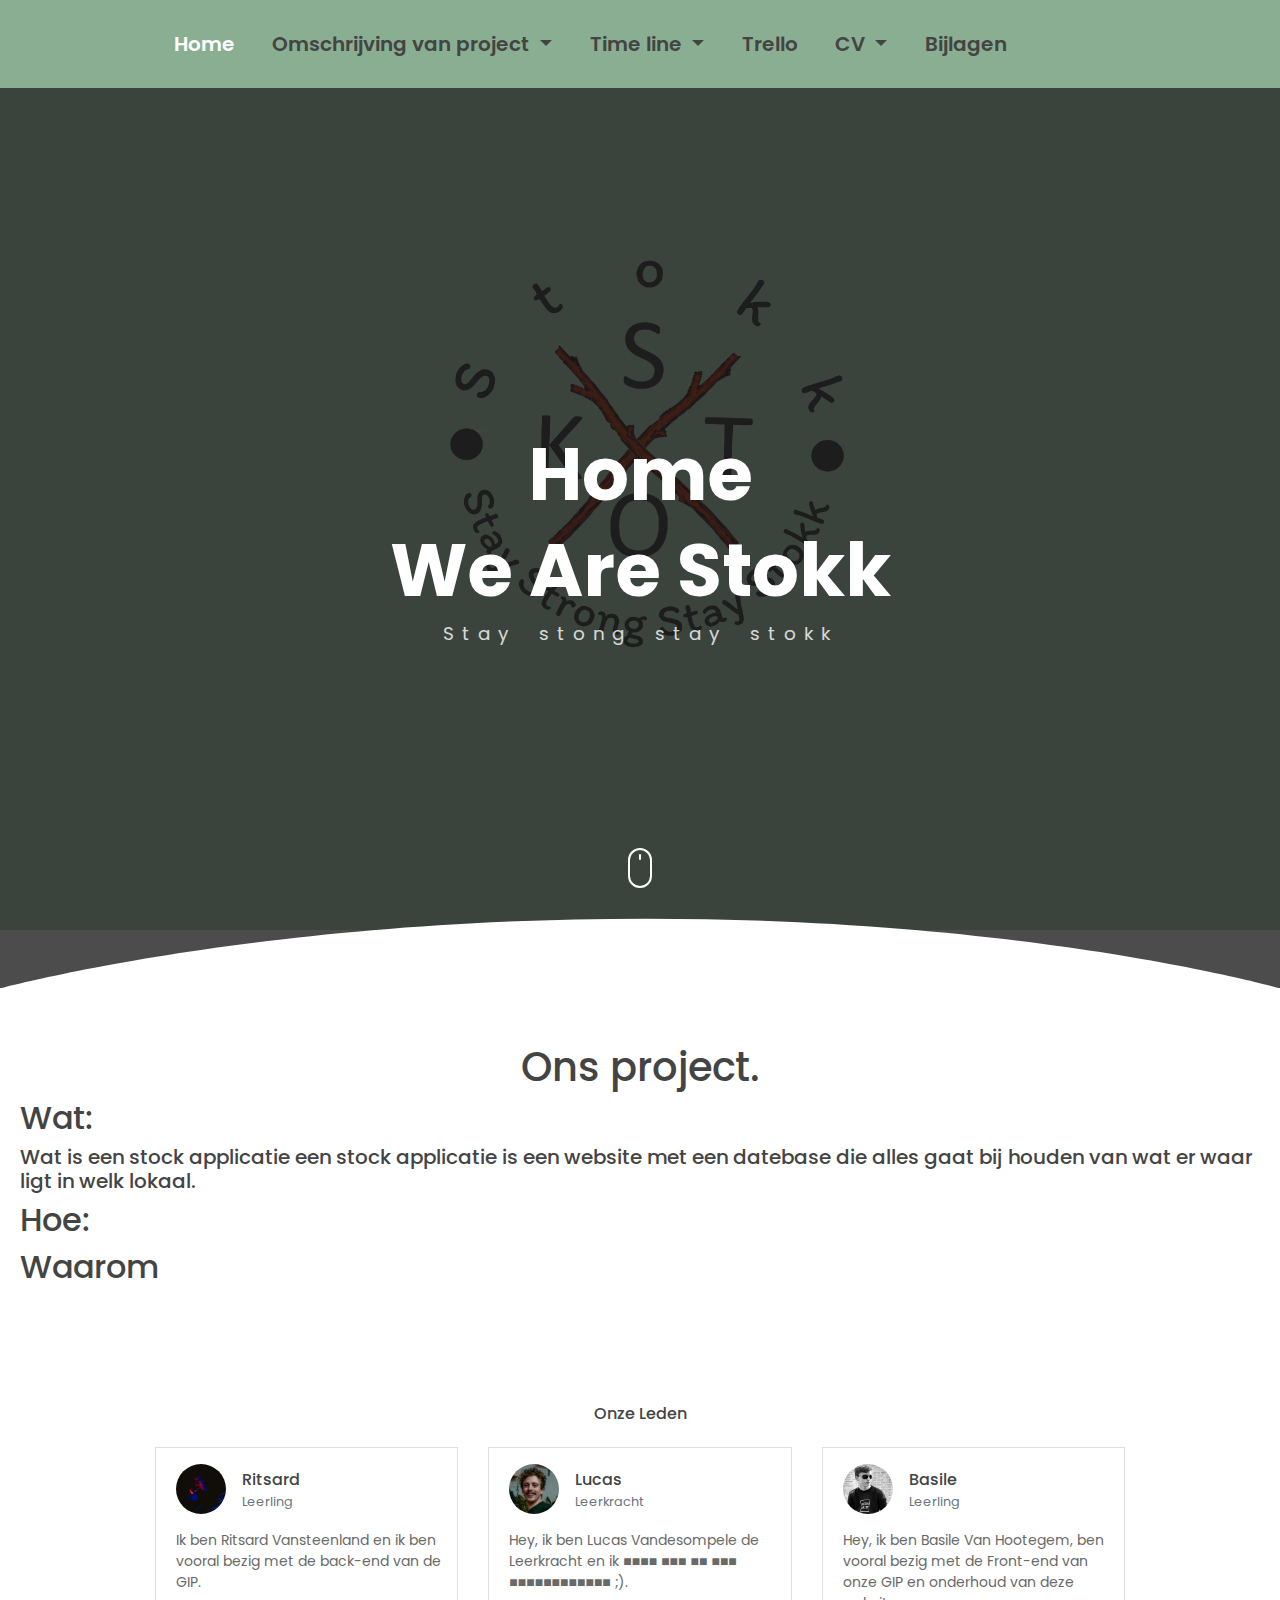
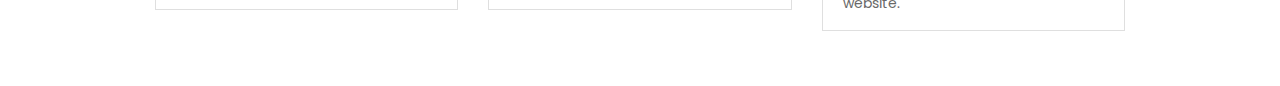
<file: index.html>
<!DOCTYPE html>
<html lang="en">
<head>
	<meta charset="utf-8">
    <meta name="viewport" content="width=device-width, initial-scale=1, shrink-to-fit=no">
    <meta name="description" content="Start your development with JoeBLog landing page.">
    <meta name="author" content="Devcrud">
    <title>GIP Basile en Ritserd</title>
    <link rel="icon" href="./image/logo_stokk_logo.png" type="image/png">
	<link rel="stylesheet" href="css/style.css">
    <link rel="stylesheet" href="css/eigen_style.css">
    <link rel="stylesheet" href="css/leadmark.css">
        
</head>
<body data-spy="scroll" data-target=".navbar" data-offset="40" id="home">

    <!-- Page Second Navigation -->
    <nav class="navbar custom-navbar navbar-expand-md navbar-light bg-primary sticky-top">
        <div class="container">
            <button class="navbar-toggler ml-auto" type="button" data-toggle="collapse" data-target="#navbarSupportedContent" aria-controls="navbarSupportedContent" aria-expanded="false" aria-label="Toggle navigation">
                <span class="navbar-toggler-icon"></span>
            </button>
            <div class="collapse navbar-collapse" id="navbarSupportedContent">
                <ul class="navbar-nav">                     
                    <li class="nav-item">
                        <a class="nav-link active" href="#home">Home</a>
                    </li>
                    <li class="nav-item dropdown">
                        <a class="nav-link dropdown-toggle" href="#" id="navbarDropdown" role="button" data-toggle="dropdown" aria-haspopup="true" aria-expanded="false">
                            Omschrijving van project
                        </a>
                        <ul class="dropdown-menu">
                           <li><a class="dropdown-item"   href="./html/gebruikte software.html">Gebruikte software</a>
                            </li> 
                            <li>
                              <hr class="dropdown-divider">
                            </li>
                            <li><a class="dropdown-item" href="./html/bugs.html">Bugs + Fix</a></li>
                            <li>
                              <hr class="dropdown-divider">
                            </li>
                            <li><a class="dropdown-item" href="./html/uitbereiding.html">Uitbereiding</a></li>
                          </ul>
                    </li>
                    <li class="nav-item dropdown">
                        <a class="nav-link dropdown-toggle" href="#" id="navbarDropdown" role="button" data-toggle="dropdown" aria-haspopup="true" aria-expanded="false">
                            Time line
                        </a>
                        <ul class="dropdown-menu">
                            <li><a class="dropdown-item" href="./html/blog.html">Blog</a></li>
                            <li>
                              <hr class="dropdown-divider">
                            </li>
                            <li><a class="dropdown-item" href="./html/test.html">Foto's</a></li>
                          </ul>
                    </li>
                    
                    <li class="nav-item">
                        <a class="nav-link" href="./html/trello.html">Trello</a>
                    </li>
                    <li class="nav-item dropdown">
                        <a class="nav-link dropdown-toggle" href="#" id="navbarDropdown" role="button" data-toggle="dropdown" aria-haspopup="true" aria-expanded="false">
                            CV
                        </a>
                        <ul class="dropdown-menu">
                            <li><a class="dropdown-item" href="./html/cv ritserd.html">Ritserd</a></li>
                            <li>
                              <hr class="dropdown-divider">
                            </li>
                            <li><a class="dropdown-item" href="./html/cv basile.html">Basile</a></li>
                          </ul>
                    </li>
                    <li class="nav-item"> 
                        <a class="nav-link" href="./html/bijlagen.html">Bijlagen</a>
                    </li>
                </ul>
                
            </div>
        </div>
    </nav>

    <!-- Page Header -->
    <header class="header">
        <div class="overlay">
            <h1 class="title">Home</h1>
            <h1 class="title">We Are Stokk</h1>
            <h1 class="subtitle">Stay stong stay stokk</h1>
            

        </div>  
        <div class="shape">
            <svg viewBox="0 0 1500 200">
                <path d="m 0,240 h 1500.4828 v -71.92164 c 0,0 -286.2763,-81.79324 -743.19024,-81.79324 C 300.37862,86.28512 0,168.07836 0,168.07836 Z"/>
            </svg>
        </div>  
        <div class="mouse-icon"><div class="wheel"></div></div>
    </header> 
    <!-- Page werkers -->
    <section id="GIP">
        <center><h1>Ons project.</h1></center>
        <div class="begin">
            <h2>Wat:</h2>
            <h5>Wat is een stock applicatie een stock applicatie is een website met een datebase die alles gaat bij houden van wat er waar ligt in welk lokaal.</h5>
            <h2>Hoe:</h2>
            <h2>Waarom</h2>
        </div>
    </section>
    <section class="section2" id="Werkers">
            <div class="container">
                <h6 class="section-title text-center mb-0">Onze Leden
                </h6><br>
                <div class="row">
                    <div class="col-md-4 my-3 my-md-0">
                        <div class="card">
                            <div class="card-body">
                                <div class="media align-items-center mb-3">
                                    <img class="mr-3" src="./image/richard2.jpg" alt="">
                                    <div class="media-body">
                                        <h6 class="mt-1 mb-0">Ritsard</h6>
                                        <small class="text-muted mb-0">Leerling</small>     
                                    </div>
                                </div>
                                <p class="mb-0">Ik ben Ritsard Vansteenland en ik ben vooral bezig met de back-end van de GIP.</p>
                            </div>
                        </div>
                    </div>
                    <div class="col-md-4 my-3 my-md-0">
                        <div class="card">
                            <div class="card-body">
                                <div class="media align-items-center mb-3">
                                    <img class="mr-3" src="./image/lucas.jpg" alt="">
                                    <div class="media-body">
                                        <h6 class="mt-1 mb-0">Lucas</h6>
                                        <small class="text-muted mb-0">Leerkracht</small>      
                                    </div>
                                </div>
                                <p class="mb-0">Hey, ik ben Lucas Vandesompele de Leerkracht en ik ■■■■ ■■■ ■■ ■■■ ■■■■■■■■■■■■ ;).</p>
                            </div>
                        </div>
                    </div>
                    <div class="col-md-4 my-3 my-md-0">
                        <div class="card">
                            <div class="card-body">
                                <div class="media align-items-center mb-3">
                                    <img class="mr-3" src="./image/basile.jpg" alt="">
                                    <div class="media-body">
                                        <h6 class="mt-1 mb-0">Basile</h6>
                                        <small class="text-muted mb-0">Leerling</small>        
                                    </div>
                                </div>
                                <p class="mb-0">Hey, ik ben Basile Van Hootegem, ben vooral bezig met de Front-end van onze GIP en onderhoud van deze website.</p>
                            </div>
                        </div>
                    </div>
                </div>
            </div>
    </section>
    
    <!-- Page java-->
    <script src="JS/jquery-3.4.1.js"></script>
    <script src="JS/bootstrap.bundle.js"></script>
    <script src="JS/scripts.js"></script>


</body>
</file>
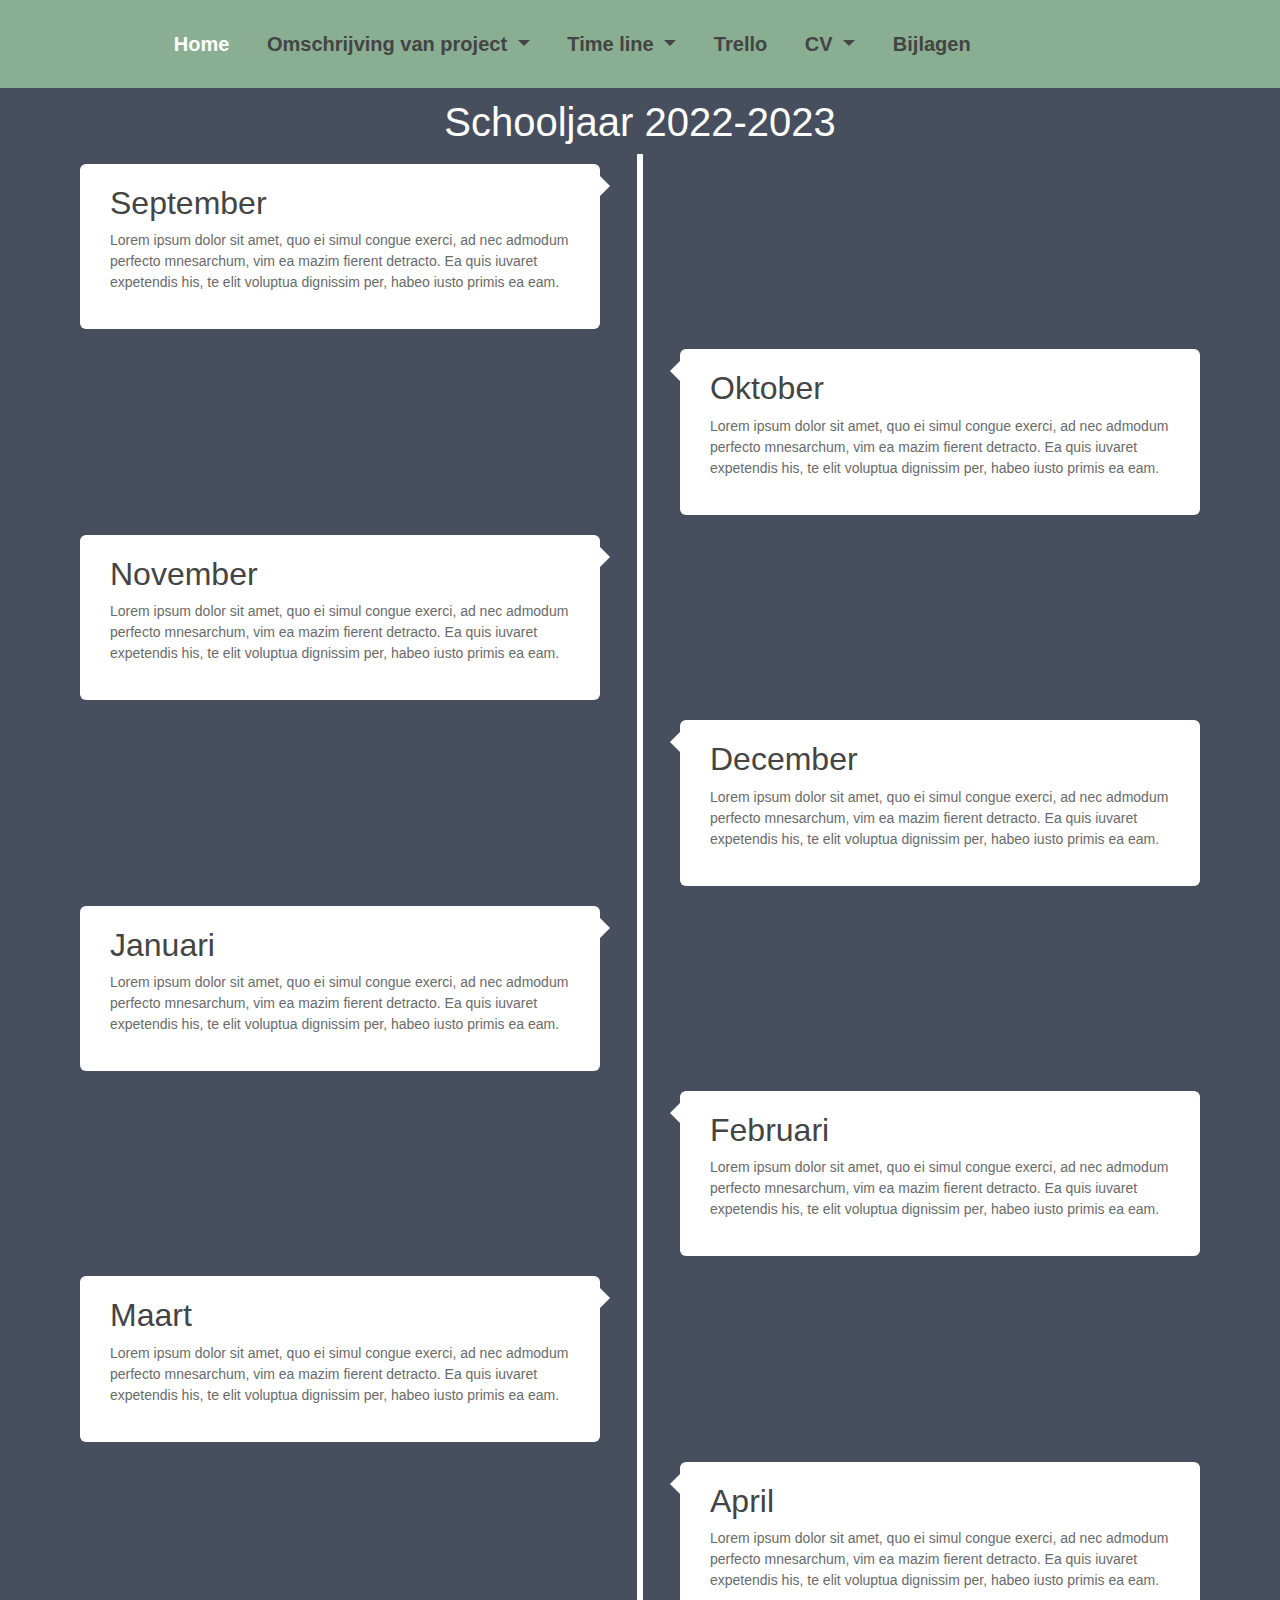
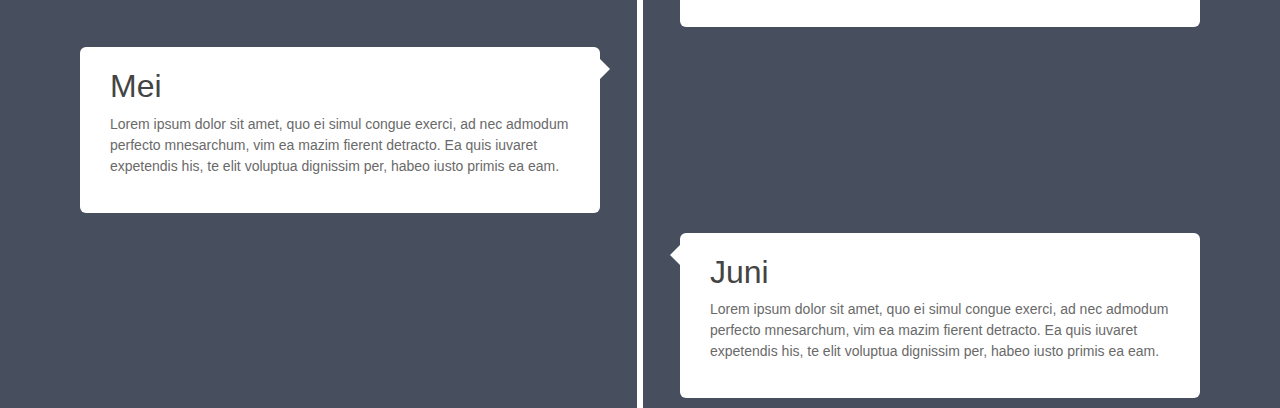
<file: html/blog.html>
<!DOCTYPE html>
<html>
<head>
    <link rel="stylesheet" href="../css/style_blog.css">
    <meta charset="utf-8">
    <meta name="viewport" content="width=device-width, initial-scale=1, shrink-to-fit=no">
    <meta name="description" content="Start your development with JoeBLog landing page.">  
    <meta name="author" content="Devcrud">
    <title>GIP Basile en Ritserd</title>
    <link rel="icon" href="../image/logo_stokk_logo.png" type="image/png">
	<link rel="stylesheet" href="../css/style.css">
    <link rel="stylesheet" href="../css/eigen_style.css">
    <link rel="stylesheet" href="../css/leadmark.css">
</head>

<body data-spy="scroll" data-target=".navbar" data-offset="40" id="home">
    <nav class="navbar custom-navbar navbar-expand-md navbar-light bg-primary sticky-top">
        <div class="container">
            <button class="navbar-toggler ml-auto" type="button" data-toggle="collapse" data-target="#navbarSupportedContent" aria-controls="navbarSupportedContent" aria-expanded="false" aria-label="Toggle navigation">
                <span class="navbar-toggler-icon"></span>
            </button>
            <div class="collapse navbar-collapse" id="navbarSupportedContent">
                <ul class="navbar-nav">                     
                    <li class="nav-item">
                        <a class="nav-link active" href="../index.html">Home</a>
                    </li>
                    <li class="nav-item dropdown">
                        <a class="nav-link dropdown-toggle" href="#" id="navbarDropdown" role="button" data-toggle="dropdown" aria-haspopup="true" aria-expanded="false">
                            Omschrijving van project
                        </a>
                        <ul class="dropdown-menu">
                           <li><a class="dropdown-item"   href="./gebruikte software.html">Gebruikte software</a>
                            </li> 
                            <li>
                              <hr class="dropdown-divider">
                            </li>
                            <li><a class="dropdown-item" href="./bugs.html">Bugs + Fix</a></li>
                            <li>
                              <hr class="dropdown-divider">
                            </li>
                            <li><a class="dropdown-item" href="./uitbereiding.html">Uitbereiding</a></li>
                          </ul>
                    </li>
                    <li class="nav-item dropdown">
                        <a class="nav-link dropdown-toggle" href="#" id="navbarDropdown" role="button" data-toggle="dropdown" aria-haspopup="true" aria-expanded="false">
                            Time line
                        </a>
                        <ul class="dropdown-menu">
                            <li>
                                <a class="dropdown-item" href="./blog.html">Blog</a></li>
                            <li>
                              <hr class="dropdown-divider">
                            </li>
                            <li><a class="dropdown-item" href="./foto's.html">Foto's</a></li>
                          </ul>
                    </li>
                    
                    <li class="nav-item">
                        <a class="nav-link" href="./trello.html">Trello</a>
                    </li>
                    <li class="nav-item dropdown">
                        <a class="nav-link dropdown-toggle" href="#" id="navbarDropdown" role="button" data-toggle="dropdown" aria-haspopup="true" aria-expanded="false">
                            CV
                        </a>
                        <ul class="dropdown-menu">
                            <li><a class="dropdown-item" href="./cv ritserd.html">Ritserd</a></li>
                            <li>
                              <hr class="dropdown-divider">
                            </li>
                            <li><a class="dropdown-item" href=".cv basile.html">Basile</a></li>
                          </ul>
                    </li>
                    <li class="nav-item"> 
                        <a class="nav-link" href="./bijlagen.html">Bijlagen</a>
                    </li>
                </ul>
                
            </div>
        </div>
    </nav>
    <h1>Schooljaar 2022-2023</h1>
    <div class="timeline">
        
        <div class="container1 left">
            <div class="content">
            <h2>September</h2>
            <p>Lorem ipsum dolor sit amet, quo ei simul congue exerci, ad nec admodum perfecto mnesarchum, vim ea mazim fierent detracto. Ea quis iuvaret expetendis his, te elit voluptua dignissim per, habeo iusto primis ea eam.</p>
            </div>
        </div>
        <div class="container1 right">
            <div class="content">
            <h2>Oktober</h2>
            <p>Lorem ipsum dolor sit amet, quo ei simul congue exerci, ad nec admodum perfecto mnesarchum, vim ea mazim fierent detracto. Ea quis iuvaret expetendis his, te elit voluptua dignissim per, habeo iusto primis ea eam.</p>
            </div>
        </div>
        <div class="container1 left">
            <div class="content">
            <h2>November</h2>
            <p>Lorem ipsum dolor sit amet, quo ei simul congue exerci, ad nec admodum perfecto mnesarchum, vim ea mazim fierent detracto. Ea quis iuvaret expetendis his, te elit voluptua dignissim per, habeo iusto primis ea eam.</p>
            </div>
        </div>
        <div class="container1 right">
            <div class="content">
            <h2>December</h2>
            <p>Lorem ipsum dolor sit amet, quo ei simul congue exerci, ad nec admodum perfecto mnesarchum, vim ea mazim fierent detracto. Ea quis iuvaret expetendis his, te elit voluptua dignissim per, habeo iusto primis ea eam.</p>
            </div>
        </div>
        <div class="container1 left">
            <div class="content">
            <h2>Januari</h2>
            <p>Lorem ipsum dolor sit amet, quo ei simul congue exerci, ad nec admodum perfecto mnesarchum, vim ea mazim fierent detracto. Ea quis iuvaret expetendis his, te elit voluptua dignissim per, habeo iusto primis ea eam.</p>
            </div>
        </div>
        <div class="container1 right">
            <div class="content">
            <h2>Februari</h2>
            <p>Lorem ipsum dolor sit amet, quo ei simul congue exerci, ad nec admodum perfecto mnesarchum, vim ea mazim fierent detracto. Ea quis iuvaret expetendis his, te elit voluptua dignissim per, habeo iusto primis ea eam.</p>
            </div>
        </div>
        <div class="container1 left">
            <div class="content">
            <h2>Maart</h2>
            <p>Lorem ipsum dolor sit amet, quo ei simul congue exerci, ad nec admodum perfecto mnesarchum, vim ea mazim fierent detracto. Ea quis iuvaret expetendis his, te elit voluptua dignissim per, habeo iusto primis ea eam.</p>
            </div>
        </div>
        <div class="container1 right">
            <div class="content">
            <h2>April</h2>
            <p>Lorem ipsum dolor sit amet, quo ei simul congue exerci, ad nec admodum perfecto mnesarchum, vim ea mazim fierent detracto. Ea quis iuvaret expetendis his, te elit voluptua dignissim per, habeo iusto primis ea eam.</p>
            </div>
        </div>
        <div class="container1 left">
            <div class="content">
            <h2>Mei</h2>
            <p>Lorem ipsum dolor sit amet, quo ei simul congue exerci, ad nec admodum perfecto mnesarchum, vim ea mazim fierent detracto. Ea quis iuvaret expetendis his, te elit voluptua dignissim per, habeo iusto primis ea eam.</p>
            </div>
        </div>
        <div class="container1 right">
            <div class="content">
            <h2>Juni</h2>
            <p>Lorem ipsum dolor sit amet, quo ei simul congue exerci, ad nec admodum perfecto mnesarchum, vim ea mazim fierent detracto. Ea quis iuvaret expetendis his, te elit voluptua dignissim per, habeo iusto primis ea eam.</p>
            </div>
        </div>
    </div>
</body>
</html>
</file>
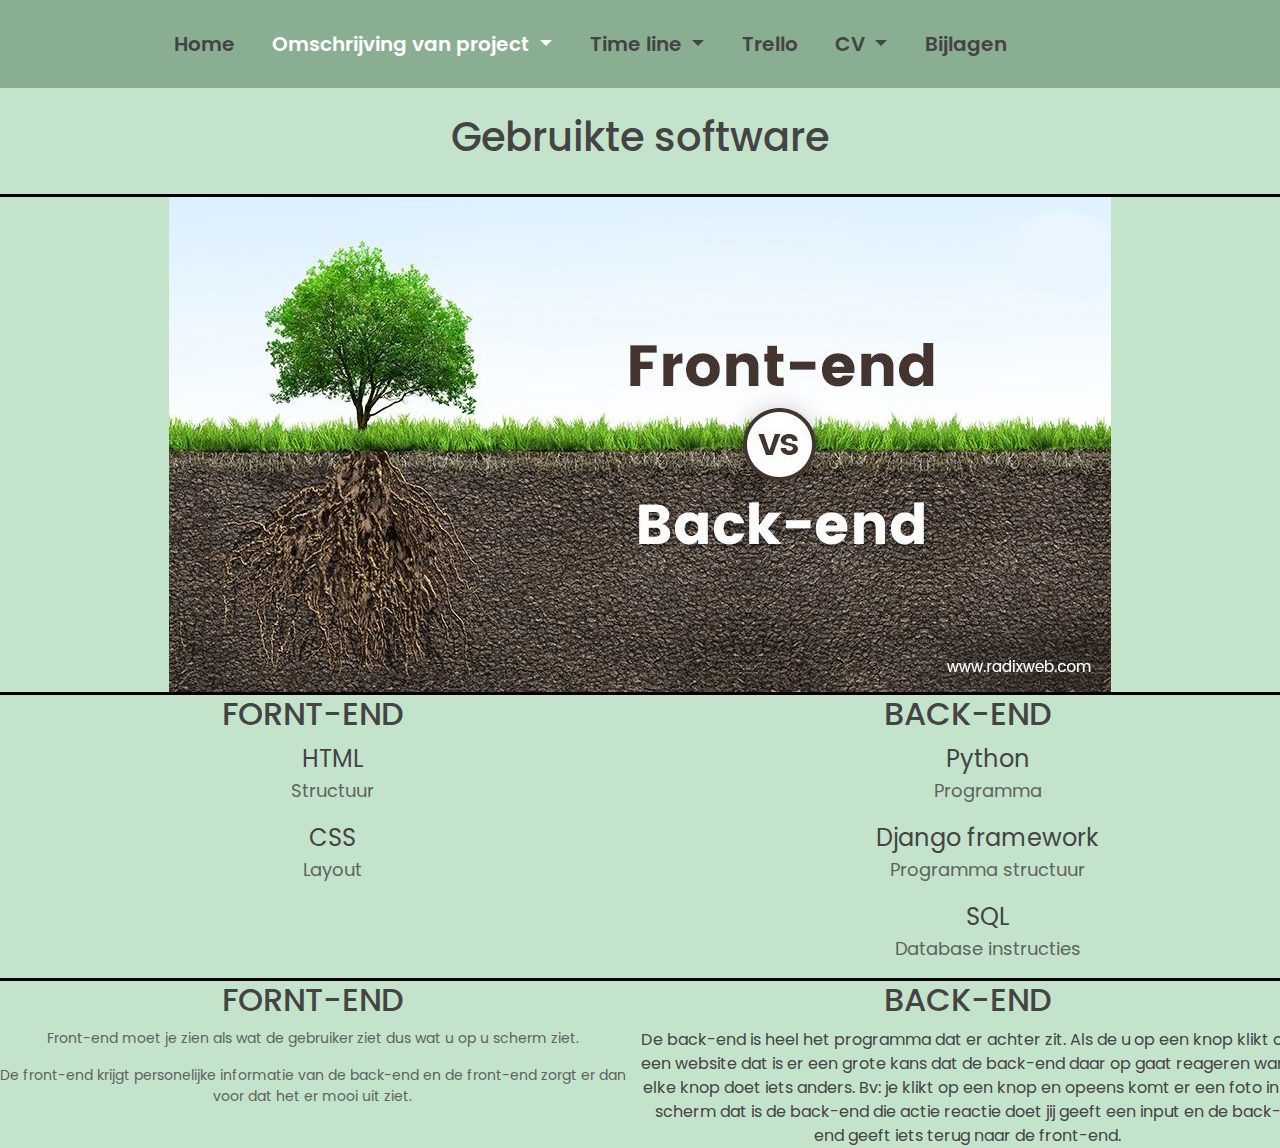
<file: html/gebruikte software.html>
<!DOCTYPE html>
<html lang="en">
<head>
	<meta charset="utf-8">
    <meta name="viewport" content="width=device-width, initial-scale=1, shrink-to-fit=no">
    <meta name="description" content="Start your development with JoeBLog landing page.">
    <meta name="author" content="Devcrud">
    <title>Gip | Trello</title>
    <link rel="icon" href="../image/logo_stokk_logo.png" type="image/png">
	<link rel="stylesheet" href="../css/style.css">
    <link rel="stylesheet" href="../css/eigen_style.css">
    <link rel="stylesheet" href="../css/leadmark.css">
    <link rel="stylesheet" href="../css/themify-icons.css">
</head>
<body data-spy="scroll" data-target=".navbar" data-offset="40" id="home">

    <!-- Page Second Navigation -->
    <nav class="navbar custom-navbar navbar-expand-md navbar-light bg-primary sticky-top">
        <div class="container">
            <button class="navbar-toggler ml-auto" type="button" data-toggle="collapse" data-target="#navbarSupportedContent" aria-controls="navbarSupportedContent" aria-expanded="false" aria-label="Toggle navigation">
                <span class="navbar-toggler-icon"></span>
            </button>
            <div class="collapse navbar-collapse" id="navbarSupportedContent">
                <ul class="navbar-nav">                     
                    <li class="nav-item">
                        <a class="nav-link " href="../index.html">Home</a>
                    </li> 
                    <li class="nav-item dropdown active">
                        <a class="nav-link dropdown-toggle " href="#" id="navbarDropdown" role="button" data-toggle="dropdown" aria-haspopup="true" aria-expanded="false">
                            Omschrijving van project
                        </a>
                        <ul class="dropdown-menu">
                            <li><a class="dropdown-item" href="#">Gebruikte software</a></li>
                            <li>
                              <hr class="dropdown-divider">
                            </li>
                            <li><a class="dropdown-item" href="#">Bugs + Fix</a></li>
                            <li>
                              <hr class="dropdown-divider">
                            </li>
                            <li><a class="dropdown-item" href="./uitbereiding.html">Uitbereiding</a></li>
                          </ul>
                    </li>
                    <li class="nav-item dropdown">
                        <a class="nav-link dropdown-toggle" href="#" id="navbarDropdown" role="button" data-toggle="dropdown" aria-haspopup="true" aria-expanded="false">
                            Time line
                        </a>
                        <ul class="dropdown-menu">
                            <li><a class="dropdown-item" href="#">Blog</a></li>
                            <li>
                              <hr class="dropdown-divider">
                            </li>
                            <li><a class="dropdown-item" href="#">Foto's</a></li>
                          </ul>
                    </li>
                    
                    <li class="nav-item">
                        <a class="nav-link" href="trello.html">Trello</a>
                    </li>
                    <li class="nav-item dropdown">
                        <a class="nav-link dropdown-toggle" href="#" id="navbarDropdown" role="button" data-toggle="dropdown" aria-haspopup="true" aria-expanded="false">
                            CV
                        </a>
                        <ul class="dropdown-menu">
                            <li><a class="dropdown-item" href="./cv ritserd.html">Ritserd</a></li>
                            <li>
                              <hr class="dropdown-divider">
                            </li>
                            <li><a class="dropdown-item" href="./cv basile.html">Basile</a></li>
                          </ul>
                    </li>
                    <li class="nav-item">
                        <a class="nav-link" href="#">Bijlagen</a>
                    </li>
                </ul>
            
            </div>
        </div>
    </nav>
    <div class="title-container">
        <center><h1>Gebruikte software</h1></center>
    </div>
    <div class="frond-end-back-end">
        <img src="../image/Frontend_vs_Backend.jpg" >
    </div>
    <div class="row">
        <div class="column" style="background-color:#C4E3CB">
            <h2>FORNT-END</h2>
            <ul>  
                <li class='frontend'><font size="+2">HTML</font></li>
                <p><font size="+1">Structuur</font></p>
            </ul>
            <ul>  
                <li class='frontend'><font size="+2">CSS</font></li>
                <p><font size="+1">Layout</font></p>
            </ul>
        </div>

        <div class="column" style="background-color:#C4E3CB">
            <h2>BACK-END</h2>
            <ul>  
                <li class='backend'><font size="+2">Python</font></li>
                <p><font size="+1">Programma</font></p>
            </ul>
            <ul>  
                <li class='backend'><font size="+2">Django framework</font></li>
                <p><font size="+1">Programma structuur</font></p>
            </ul>
            <ul>  
                <li class='backend'><font size="+2">SQL</font></li>
                <p><font size="+1">Database instructies</font></p>
            </ul>
        </div>
    </div>
    <div class="row" style="  border-top: 3px solid black;">
        <div class="column" style="background-color:#C4E3CB">
            <h2>FORNT-END</h2>
            <p>Front-end moet je zien als wat de gebruiker ziet dus wat u op u scherm ziet.</p>
            <p>De front-end krijgt personelijke informatie van de back-end en de front-end zorgt er dan voor dat het er mooi uit ziet.</p>
        </div>

        <div class="column" style="background-color:#C4E3CB">
            <h2>BACK-END</h2>
            De back-end is heel het programma dat er achter zit.
            Als de u op een knop klikt op een website dat is er een grote kans dat de back-end daar op gaat reageren want elke knop doet iets anders.
            Bv: je klikt op een knop en opeens komt er een foto in u scherm dat is de back-end die actie reactie doet jij geeft een input en de back-end geeft iets terug naar de front-end.
            
        </div>
    </div>
    <script src="../JS/jquery-3.4.1.js"></script>
    <script src="../JS/bootstrap.bundle.js"></script>

</body>
</file>
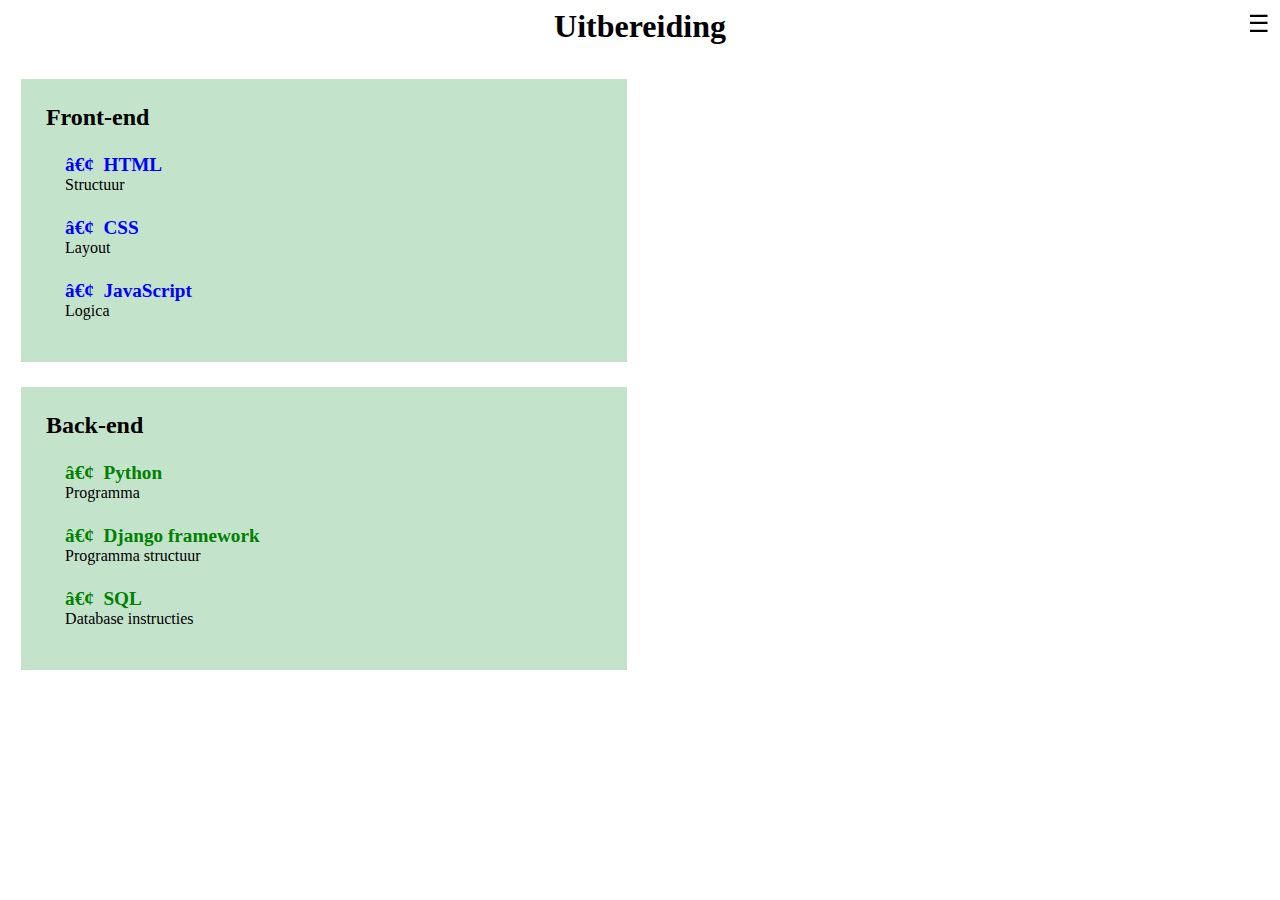
<file: html/test.html>
<style>
    /* Stijl voor de navbar */
    .navbar {
      position: fixed;
      top: 0;
      left: 0;
      width: 100%;
      height: 100%;
      background-color: rgba(0, 0, 0, 0.8); /* Semi-transparante achtergrond */
      z-index: 9999;
      transform: translateX(-100%); /* Verberg de navbar standaard */
      transition: transform 0.3s ease-in-out;
    }
    
    /* Stijl voor de knop */
    .toggle-btn {
      position: fixed;
      top: 10px;
      right: 10px;
      font-size: 24px;
      cursor: pointer;
      z-index: 10000;
    }
    
    /* Stijl voor de open navbar */
    .navbar.open {
      transform: translateX(0);
    }
  </style>
  
  <!-- De knop om de navbar te openen/sluiten -->
  <div class="toggle-btn">&#9776;</div>
  
  <!-- De inhoud van de navbar -->
  <nav class="navbar">
    <ul>
      <li><a href="#">Home</a></li>
      <li><a href="#">Over ons</a></li>
      <li><a href="#">Contact</a></li>
    </ul>
  </nav>
  
  <script>
    // Haal de knop en de navbar op
    const toggleBtn = document.querySelector('.toggle-btn');
    const navbar = document.querySelector('.navbar');
    
    // Wanneer de knop wordt geklikt, open of sluit de navbar
    toggleBtn.addEventListener('click', function() {
      navbar.classList.toggle('open');
    });
  </script>
  
  <!DOCTYPE html>
<html lang="nl">
<head>
	<meta charset="UTF-8">
	<title>Uitbereiding</title>
	<style>
		.title-container {
			text-align: center;
		}
		.column {
			background-color: #C4E3CB;
			display: inline-block;
			vertical-align: top;
			width: 48%;
			margin: 1%;
			padding: 2%;
			box-sizing: border-box;
		}
		.column h2 {
			margin-top: 0;
		}
		.column ul {
			margin: 0;
			padding-left: 1.2em;
		}
		.column li {
			font-size: 1.2em;
			font-weight: bold;
			margin-top: 1.2em;
			list-style: none;
		}
		.column li:before {
			content: "•";
			margin-right: 0.5em;
		}
		.column p {
			margin-top: 0;
			font-size: 1em;
			font-weight: normal;
		}
		.frontend {
			color: blue;
		}
		.backend {
			color: green;
		}
	</style>
</head>
<body>
	<div class="title-container">
		<h1>Uitbereiding</h1>
	</div>
	<div class="row">
		<div class="column">
			<h2>Front-end</h2>
			<ul>  
				<li class="frontend">HTML</li>
				<p>Structuur</p>
			</ul>
			<ul>  
				<li class="frontend">CSS</li>
				<p>Layout</p>
			</ul>
			<ul>  
				<li class="frontend">JavaScript</li>
				<p>Logica</p>
			</ul>
		</div>
		<div class="column">
			<h2>Back-end</h2>
			<ul>  
				<li class="backend">Python</li>
				<p>Programma</p>
			</ul>
			<ul>  
				<li class="backend">Django framework</li>
				<p>Programma structuur</p>
			</ul>
			<ul>  
				<li class="backend">SQL</li>
				<p>Database instructies</p>
			</ul>
		</div>
	</div>
</body>
</html>
</file>
<file: css/style.css>
@charset "UTF-8";
/*!
=========================================================
* JoeBlog Landing page
=========================================================

* Copyright: 2019 DevCRUD (https://devcrud.com)
* Licensed: (https://devcrud.com/licenses)
* Coded by www.devcrud.com

=========================================================

* The above copyright notice and this permission notice shall be included in all copies or substantial portions of the Software.
*/
@import url("https://fonts.googleapis.com/css?family=Montserrat:100,100i,200,200i,300,300i,400,400i,500,500i,600,600i,700,700i,800,800i,900,900i");
:root {
  --blue: #007bff;
  --indigo: #6610f2;
  --purple: #6f42c1;
  --pink: #e83e8c;
  --red: #f9948d;
  --orange: #fd7e14;
  --yellow: #ffd54f;
  --green: #9ccc65;
  --teal: #c2f6ea;
  --cyan: #81d4fa;
  --white: #fff;
  --gray: #6c757d;
  --gray-dark: #343a40;
  --primary: #c2f6ea;
  --secondary: #adb5bd;
  --success: #9ccc65;
  --info: #81d4fa;
  --warning: #ffd54f;
  --danger: #f9948d;
  --light: #f8f9fa;
  --dark: #343a40;
  --breakpoint-xs: 0;
  --breakpoint-sm: 576px;
  --breakpoint-md: 768px;
  --breakpoint-lg: 992px;
  --breakpoint-xl: 1200px;
  --font-family-sans-serif: -apple-system, BlinkMacSystemFont, "Segoe UI", Roboto, "Helvetica Neue", Arial, sans-serif, "Apple Color Emoji", "Segoe UI Emoji", "Segoe UI Symbol", "Noto Color Emoji";
  --font-family-monospace: SFMono-Regular, Menlo, Monaco, Consolas, "Liberation Mono", "Courier New", monospace;
}

*,
*::before,
*::after {
  box-sizing: border-box;
}

html {
  font-family: sans-serif;
  line-height: 1.15;
  -webkit-text-size-adjust: 100%;
  -webkit-tap-highlight-color: rgba(0, 0, 0, 0);
}

article, aside, figcaption, figure, footer, header, hgroup, main, nav, section {
  display: block;
}

body {
  margin: 0;
  font-family: "Montserrat", sans-serif;
  font-size: 1rem;
  font-weight: 400;
  line-height: 1.5;
  color: #212529;
  text-align: left;
  background-color: #fff;
}

[tabindex="-1"]:focus {
  outline: 0 !important;
}

hr {
  box-sizing: content-box;
  height: 0;
  overflow: visible;
}

h1, h2, h3, h4, h5, h6 {
  margin-top: 0;
  margin-bottom: 0.5rem;
}

p {
  margin-top: 0;
  margin-bottom: 1rem;
}

abbr[title],
abbr[data-original-title] {
  text-decoration: underline;
  -webkit-text-decoration: underline dotted;
          text-decoration: underline dotted;
  cursor: help;
  border-bottom: 0;
  -webkit-text-decoration-skip-ink: none;
          text-decoration-skip-ink: none;
}

address {
  margin-bottom: 1rem;
  font-style: normal;
  line-height: inherit;
}

ol,
ul,
dl {
  margin-top: 0;
  margin-bottom: 1rem;
}

ol ol,
ul ul,
ol ul,
ul ol {
  margin-bottom: 0;
}

dt {
  font-weight: 700;
}

dd {
  margin-bottom: .5rem;
  margin-left: 0;
}

blockquote {
  margin: 0 0 1rem;
}

b,
strong {
  font-weight: bolder;
}

small {
  font-size: 80%;
}

sub,
sup {
  position: relative;
  font-size: 75%;
  line-height: 0;
  vertical-align: baseline;
}

sub {
  bottom: -.25em;
}

sup {
  top: -.5em;
}

a {
  color: #c2f6ea;
  text-decoration: none;
  background-color: transparent;
}

a:hover {
  color: #7fecd3;
  text-decoration: none;
}

a:not([href]):not([tabindex]) {
  color: inherit;
  text-decoration: none;
}

a:not([href]):not([tabindex]):hover, a:not([href]):not([tabindex]):focus {
  color: inherit;
  text-decoration: none;
}

a:not([href]):not([tabindex]):focus {
  outline: 0;
}

pre,
code,
kbd,
samp {
  font-family: SFMono-Regular, Menlo, Monaco, Consolas, "Liberation Mono", "Courier New", monospace;
  font-size: 1em;
}

pre {
  margin-top: 0;
  margin-bottom: 1rem;
  overflow: auto;
}

figure {
  margin: 0 0 1rem;
}

img {
  vertical-align: middle;
  border-style: none;
}

svg {
  overflow: hidden;
  vertical-align: middle;
}

table {
  border-collapse: collapse;
}

caption {
  padding-top: 0.75rem;
  padding-bottom: 0.75rem;
  color: #6c757d;
  text-align: left;
  caption-side: bottom;
}

th {
  text-align: inherit;
}

label {
  display: inline-block;
  margin-bottom: 0.5rem;
}

button {
  border-radius: 0;
}

button:focus {
  outline: 1px dotted;
  outline: 5px auto -webkit-focus-ring-color;
}

input,
button,
select,
optgroup,
textarea {
  margin: 0;
  font-family: inherit;
  font-size: inherit;
  line-height: inherit;
}

button,
input {
  overflow: visible;
}

button,
select {
  text-transform: none;
}

select {
  word-wrap: normal;
}

button,
[type="button"],
[type="reset"],
[type="submit"] {
  -webkit-appearance: button;
}

button:not(:disabled),
[type="button"]:not(:disabled),
[type="reset"]:not(:disabled),
[type="submit"]:not(:disabled) {
  cursor: pointer;
}

button::-moz-focus-inner,
[type="button"]::-moz-focus-inner,
[type="reset"]::-moz-focus-inner,
[type="submit"]::-moz-focus-inner {
  padding: 0;
  border-style: none;
}

input[type="radio"],
input[type="checkbox"] {
  box-sizing: border-box;
  padding: 0;
}

input[type="date"],
input[type="time"],
input[type="datetime-local"],
input[type="month"] {
  -webkit-appearance: listbox;
}

textarea {
  overflow: auto;
  resize: vertical;
}

fieldset {
  min-width: 0;
  padding: 0;
  margin: 0;
  border: 0;
}

legend {
  display: block;
  width: 100%;
  max-width: 100%;
  padding: 0;
  margin-bottom: .5rem;
  font-size: 1.5rem;
  line-height: inherit;
  color: inherit;
  white-space: normal;
}

progress {
  vertical-align: baseline;
}

[type="number"]::-webkit-inner-spin-button,
[type="number"]::-webkit-outer-spin-button {
  height: auto;
}

[type="search"] {
  outline-offset: -2px;
  -webkit-appearance: none;
}

[type="search"]::-webkit-search-decoration {
  -webkit-appearance: none;
}

::-webkit-file-upload-button {
  font: inherit;
  -webkit-appearance: button;
}

output {
  display: inline-block;
}

summary {
  display: list-item;
  cursor: pointer;
}

template {
  display: none;
}

[hidden] {
  display: none !important;
}

h1, h2, h3, h4, h5, h6,
.h1, .h2, .h3, .h4, .h5, .h6 {
  margin-bottom: 0.5rem;
  font-weight: 500;
  line-height: 1.2;
}

h1, .h1 {
  font-size: 2.5rem;
}

h2, .h2 {
  font-size: 2rem;
}

h3, .h3 {
  font-size: 1.75rem;
}

h4, .h4 {
  font-size: 1.5rem;
}

h5, .h5 {
  font-size: 1.25rem;
}

h6, .h6 {
  font-size: 1rem;
}

.lead {
  font-size: 1.25rem;
  font-weight: 300;
}

.display-1 {
  font-size: 6rem;
  font-weight: 300;
  line-height: 1.2;
}

.display-2 {
  font-size: 5.5rem;
  font-weight: 300;
  line-height: 1.2;
}

.display-3 {
  font-size: 4.5rem;
  font-weight: 300;
  line-height: 1.2;
}

.display-4 {
  font-size: 3.5rem;
  font-weight: 300;
  line-height: 1.2;
}

hr {
  margin-top: 1rem;
  margin-bottom: 1rem;
  border: 0;
  border-top: 1px solid rgba(0, 0, 0, 0.1);
}

small,
.small {
  font-size: 80%;
  font-weight: 400;
}

mark,
.mark {
  padding: 0.2em;
  background-color: #fcf8e3;
}

.list-unstyled {
  padding-left: 0;
  list-style: none;
}

.list-inline {
  padding-left: 0;
  list-style: none;
}

.list-inline-item {
  display: inline-block;
}

.list-inline-item:not(:last-child) {
  margin-right: 0.5rem;
}

.initialism {
  font-size: 90%;
  text-transform: uppercase;
}

.blockquote {
  margin-bottom: 1rem;
  font-size: 1.25rem;
}

.blockquote-footer {
  display: block;
  font-size: 80%;
  color: #6c757d;
}

.blockquote-footer::before {
  content: "\2014\00A0";
}

.img-fluid {
  max-width: 100%;
  height: auto;
}

.img-thumbnail {
  padding: 0.25rem;
  background-color: #fff;
  border: 1px solid #dee2e6;
  border-radius: 0rem;
  max-width: 100%;
  height: auto;
}

.figure {
  display: inline-block;
}

.figure-img {
  margin-bottom: 0.5rem;
  line-height: 1;
}

.figure-caption {
  font-size: 90%;
  color: #6c757d;
}

code {
  font-size: 87.5%;
  color: #e83e8c;
  word-break: break-word;
}

a > code {
  color: inherit;
}

kbd {
  padding: 0.2rem 0.4rem;
  font-size: 87.5%;
  color: #fff;
  background-color: #212529;
  border-radius: 0rem;
}

kbd kbd {
  padding: 0;
  font-size: 100%;
  font-weight: 700;
}

pre {
  display: block;
  font-size: 87.5%;
  color: #212529;
}

pre code {
  font-size: inherit;
  color: inherit;
  word-break: normal;
}

.pre-scrollable {
  max-height: 340px;
  overflow-y: scroll;
}

.container {
  width: 100%;
  padding-right: 15px;
  padding-left: 15px;
  margin-right: auto;
  margin-left: auto;
}

@media (min-width: 576px) {
  .container {
    max-width: 540px;
  }
}

@media (min-width: 768px) {
  .container {
    max-width: 720px;
  }
}

@media (min-width: 992px) {
  .container {
    max-width: 960px;
  }
}

@media (min-width: 1200px) {
  .container {
    max-width: 1140px;
  }
}

.container-fluid {
  width: 100%;
  padding-right: 15px;
  padding-left: 15px;
  margin-right: auto;
  margin-left: auto;
}

.row {
  display: -webkit-box;
  display: -webkit-flex;
  display: -ms-flexbox;
  display: flex;
  -webkit-flex-wrap: wrap;
      -ms-flex-wrap: wrap;
          flex-wrap: wrap;
  margin-right: -15px;
  margin-left: -15px;
}

.no-gutters {
  margin-right: 0;
  margin-left: 0;
}

.no-gutters > .col,
.no-gutters > [class*="col-"] {
  padding-right: 0;
  padding-left: 0;
}

.col-1, .col-2, .col-3, .col-4, .col-5, .col-6, .col-7, .col-8, .col-9, .col-10, .col-11, .col-12, .col,
.col-auto, .col-sm-1, .col-sm-2, .col-sm-3, .col-sm-4, .col-sm-5, .col-sm-6, .col-sm-7, .col-sm-8, .col-sm-9, .col-sm-10, .col-sm-11, .col-sm-12, .col-sm,
.col-sm-auto, .col-md-1, .col-md-2, .col-md-3, .col-md-4, .col-md-5, .col-md-6, .col-md-7, .col-md-8, .col-md-9, .col-md-10, .col-md-11, .col-md-12, .col-md,
.col-md-auto, .col-lg-1, .col-lg-2, .col-lg-3, .col-lg-4, .col-lg-5, .col-lg-6, .col-lg-7, .col-lg-8, .col-lg-9, .col-lg-10, .col-lg-11, .col-lg-12, .col-lg,
.col-lg-auto, .col-xl-1, .col-xl-2, .col-xl-3, .col-xl-4, .col-xl-5, .col-xl-6, .col-xl-7, .col-xl-8, .col-xl-9, .col-xl-10, .col-xl-11, .col-xl-12, .col-xl,
.col-xl-auto {
  position: relative;
  width: 100%;
  padding-right: 15px;
  padding-left: 15px;
  
}

.col {
  -webkit-flex-basis: 0;
      -ms-flex-preferred-size: 0;
          flex-basis: 0;
  -webkit-box-flex: 1;
  -webkit-flex-grow: 1;
      -ms-flex-positive: 1;
          flex-grow: 1;
  max-width: 100%;
}

.col-auto {
  -webkit-box-flex: 0;
  -webkit-flex: 0 0 auto;
      -ms-flex: 0 0 auto;
          flex: 0 0 auto;
  width: auto;
  max-width: 100%;
}

.col-1 {
  -webkit-box-flex: 0;
  -webkit-flex: 0 0 8.33333%;
      -ms-flex: 0 0 8.33333%;
          flex: 0 0 8.33333%;
  max-width: 8.33333%;
}

.col-2 {
  -webkit-box-flex: 0;
  -webkit-flex: 0 0 16.66667%;
      -ms-flex: 0 0 16.66667%;
          flex: 0 0 16.66667%;
  max-width: 16.66667%;
}

.col-3 {
  -webkit-box-flex: 0;
  -webkit-flex: 0 0 25%;
      -ms-flex: 0 0 25%;
          flex: 0 0 25%;
  max-width: 25%;
}

.col-4 {
  -webkit-box-flex: 0;
  -webkit-flex: 0 0 33.33333%;
      -ms-flex: 0 0 33.33333%;
          flex: 0 0 33.33333%;
  max-width: 33.33333%;
}

.col-5 {
  -webkit-box-flex: 0;
  -webkit-flex: 0 0 41.66667%;
      -ms-flex: 0 0 41.66667%;
          flex: 0 0 41.66667%;
  max-width: 41.66667%;
}

.col-6 {
  -webkit-box-flex: 0;
  -webkit-flex: 0 0 50%;
      -ms-flex: 0 0 50%;
          flex: 0 0 50%;
  max-width: 50%;
}

.col-7 {
  -webkit-box-flex: 0;
  -webkit-flex: 0 0 58.33333%;
      -ms-flex: 0 0 58.33333%;
          flex: 0 0 58.33333%;
  max-width: 58.33333%;
}

.col-8 {
  -webkit-box-flex: 0;
  -webkit-flex: 0 0 66.66667%;
      -ms-flex: 0 0 66.66667%;
          flex: 0 0 66.66667%;
  max-width: 66.66667%;
}

.col-9 {
  -webkit-box-flex: 0;
  -webkit-flex: 0 0 75%;
      -ms-flex: 0 0 75%;
          flex: 0 0 75%;
  max-width: 75%;
}

.col-10 {
  -webkit-box-flex: 0;
  -webkit-flex: 0 0 83.33333%;
      -ms-flex: 0 0 83.33333%;
          flex: 0 0 83.33333%;
  max-width: 83.33333%;
}

.col-11 {
  -webkit-box-flex: 0;
  -webkit-flex: 0 0 91.66667%;
      -ms-flex: 0 0 91.66667%;
          flex: 0 0 91.66667%;
  max-width: 91.66667%;
}

.col-12 {
  -webkit-box-flex: 0;
  -webkit-flex: 0 0 100%;
      -ms-flex: 0 0 100%;
          flex: 0 0 100%;
  max-width: 100%;
}

.order-first {
  -webkit-box-ordinal-group: 0;
  -webkit-order: -1;
      -ms-flex-order: -1;
          order: -1;
}

.order-last {
  -webkit-box-ordinal-group: 14;
  -webkit-order: 13;
      -ms-flex-order: 13;
          order: 13;
}

.order-0 {
  -webkit-box-ordinal-group: 1;
  -webkit-order: 0;
      -ms-flex-order: 0;
          order: 0;
}

.order-1 {
  -webkit-box-ordinal-group: 2;
  -webkit-order: 1;
      -ms-flex-order: 1;
          order: 1;
}

.order-2 {
  -webkit-box-ordinal-group: 3;
  -webkit-order: 2;
      -ms-flex-order: 2;
          order: 2;
}

.order-3 {
  -webkit-box-ordinal-group: 4;
  -webkit-order: 3;
      -ms-flex-order: 3;
          order: 3;
}

.order-4 {
  -webkit-box-ordinal-group: 5;
  -webkit-order: 4;
      -ms-flex-order: 4;
          order: 4;
}

.order-5 {
  -webkit-box-ordinal-group: 6;
  -webkit-order: 5;
      -ms-flex-order: 5;
          order: 5;
}

.order-6 {
  -webkit-box-ordinal-group: 7;
  -webkit-order: 6;
      -ms-flex-order: 6;
          order: 6;
}

.order-7 {
  -webkit-box-ordinal-group: 8;
  -webkit-order: 7;
      -ms-flex-order: 7;
          order: 7;
}

.order-8 {
  -webkit-box-ordinal-group: 9;
  -webkit-order: 8;
      -ms-flex-order: 8;
          order: 8;
}

.order-9 {
  -webkit-box-ordinal-group: 10;
  -webkit-order: 9;
      -ms-flex-order: 9;
          order: 9;
}

.order-10 {
  -webkit-box-ordinal-group: 11;
  -webkit-order: 10;
      -ms-flex-order: 10;
          order: 10;
}

.order-11 {
  -webkit-box-ordinal-group: 12;
  -webkit-order: 11;
      -ms-flex-order: 11;
          order: 11;
}

.order-12 {
  -webkit-box-ordinal-group: 13;
  -webkit-order: 12;
      -ms-flex-order: 12;
          order: 12;
}

.offset-1 {
  margin-left: 8.33333%;
}

.offset-2 {
  margin-left: 16.66667%;
}

.offset-3 {
  margin-left: 25%;
}

.offset-4 {
  margin-left: 33.33333%;
}

.offset-5 {
  margin-left: 41.66667%;
}

.offset-6 {
  margin-left: 50%;
}

.offset-7 {
  margin-left: 58.33333%;
}

.offset-8 {
  margin-left: 66.66667%;
}

.offset-9 {
  margin-left: 75%;
}

.offset-10 {
  margin-left: 83.33333%;
}

.offset-11 {
  margin-left: 91.66667%;
}

@media (min-width: 576px) {
  .col-sm {
    -webkit-flex-basis: 0;
        -ms-flex-preferred-size: 0;
            flex-basis: 0;
    -webkit-box-flex: 1;
    -webkit-flex-grow: 1;
        -ms-flex-positive: 1;
            flex-grow: 1;
    max-width: 100%;
  }
  .col-sm-auto {
    -webkit-box-flex: 0;
    -webkit-flex: 0 0 auto;
        -ms-flex: 0 0 auto;
            flex: 0 0 auto;
    width: auto;
    max-width: 100%;
  }
  .col-sm-1 {
    -webkit-box-flex: 0;
    -webkit-flex: 0 0 8.33333%;
        -ms-flex: 0 0 8.33333%;
            flex: 0 0 8.33333%;
    max-width: 8.33333%;
  }
  .col-sm-2 {
    -webkit-box-flex: 0;
    -webkit-flex: 0 0 16.66667%;
        -ms-flex: 0 0 16.66667%;
            flex: 0 0 16.66667%;
    max-width: 16.66667%;
  }
  .col-sm-3 {
    -webkit-box-flex: 0;
    -webkit-flex: 0 0 25%;
        -ms-flex: 0 0 25%;
            flex: 0 0 25%;
    max-width: 25%;
  }
  .col-sm-4 {
    -webkit-box-flex: 0;
    -webkit-flex: 0 0 33.33333%;
        -ms-flex: 0 0 33.33333%;
            flex: 0 0 33.33333%;
    max-width: 33.33333%;
  }
  .col-sm-5 {
    -webkit-box-flex: 0;
    -webkit-flex: 0 0 41.66667%;
        -ms-flex: 0 0 41.66667%;
            flex: 0 0 41.66667%;
    max-width: 41.66667%;
  }
  .col-sm-6 {
    -webkit-box-flex: 0;
    -webkit-flex: 0 0 50%;
        -ms-flex: 0 0 50%;
            flex: 0 0 50%;
    max-width: 50%;
  }
  .col-sm-7 {
    -webkit-box-flex: 0;
    -webkit-flex: 0 0 58.33333%;
        -ms-flex: 0 0 58.33333%;
            flex: 0 0 58.33333%;
    max-width: 58.33333%;
  }
  .col-sm-8 {
    -webkit-box-flex: 0;
    -webkit-flex: 0 0 66.66667%;
        -ms-flex: 0 0 66.66667%;
            flex: 0 0 66.66667%;
    max-width: 66.66667%;
  }
  .col-sm-9 {
    -webkit-box-flex: 0;
    -webkit-flex: 0 0 75%;
        -ms-flex: 0 0 75%;
            flex: 0 0 75%;
    max-width: 75%;
  }
  .col-sm-10 {
    -webkit-box-flex: 0;
    -webkit-flex: 0 0 83.33333%;
        -ms-flex: 0 0 83.33333%;
            flex: 0 0 83.33333%;
    max-width: 83.33333%;
  }
  .col-sm-11 {
    -webkit-box-flex: 0;
    -webkit-flex: 0 0 91.66667%;
        -ms-flex: 0 0 91.66667%;
            flex: 0 0 91.66667%;
    max-width: 91.66667%;
  }
  .col-sm-12 {
    -webkit-box-flex: 0;
    -webkit-flex: 0 0 100%;
        -ms-flex: 0 0 100%;
            flex: 0 0 100%;
    max-width: 100%;
  }
  .order-sm-first {
    -webkit-box-ordinal-group: 0;
    -webkit-order: -1;
        -ms-flex-order: -1;
            order: -1;
  }
  .order-sm-last {
    -webkit-box-ordinal-group: 14;
    -webkit-order: 13;
        -ms-flex-order: 13;
            order: 13;
  }
  .order-sm-0 {
    -webkit-box-ordinal-group: 1;
    -webkit-order: 0;
        -ms-flex-order: 0;
            order: 0;
  }
  .order-sm-1 {
    -webkit-box-ordinal-group: 2;
    -webkit-order: 1;
        -ms-flex-order: 1;
            order: 1;
  }
  .order-sm-2 {
    -webkit-box-ordinal-group: 3;
    -webkit-order: 2;
        -ms-flex-order: 2;
            order: 2;
  }
  .order-sm-3 {
    -webkit-box-ordinal-group: 4;
    -webkit-order: 3;
        -ms-flex-order: 3;
            order: 3;
  }
  .order-sm-4 {
    -webkit-box-ordinal-group: 5;
    -webkit-order: 4;
        -ms-flex-order: 4;
            order: 4;
  }
  .order-sm-5 {
    -webkit-box-ordinal-group: 6;
    -webkit-order: 5;
        -ms-flex-order: 5;
            order: 5;
  }
  .order-sm-6 {
    -webkit-box-ordinal-group: 7;
    -webkit-order: 6;
        -ms-flex-order: 6;
            order: 6;
  }
  .order-sm-7 {
    -webkit-box-ordinal-group: 8;
    -webkit-order: 7;
        -ms-flex-order: 7;
            order: 7;
  }
  .order-sm-8 {
    -webkit-box-ordinal-group: 9;
    -webkit-order: 8;
        -ms-flex-order: 8;
            order: 8;
  }
  .order-sm-9 {
    -webkit-box-ordinal-group: 10;
    -webkit-order: 9;
        -ms-flex-order: 9;
            order: 9;
  }
  .order-sm-10 {
    -webkit-box-ordinal-group: 11;
    -webkit-order: 10;
        -ms-flex-order: 10;
            order: 10;
  }
  .order-sm-11 {
    -webkit-box-ordinal-group: 12;
    -webkit-order: 11;
        -ms-flex-order: 11;
            order: 11;
  }
  .order-sm-12 {
    -webkit-box-ordinal-group: 13;
    -webkit-order: 12;
        -ms-flex-order: 12;
            order: 12;
  }
  .offset-sm-0 {
    margin-left: 0;
  }
  .offset-sm-1 {
    margin-left: 8.33333%;
  }
  .offset-sm-2 {
    margin-left: 16.66667%;
  }
  .offset-sm-3 {
    margin-left: 25%;
  }
  .offset-sm-4 {
    margin-left: 33.33333%;
  }
  .offset-sm-5 {
    margin-left: 41.66667%;
  }
  .offset-sm-6 {
    margin-left: 50%;
  }
  .offset-sm-7 {
    margin-left: 58.33333%;
  }
  .offset-sm-8 {
    margin-left: 66.66667%;
  }
  .offset-sm-9 {
    margin-left: 75%;
  }
  .offset-sm-10 {
    margin-left: 83.33333%;
  }
  .offset-sm-11 {
    margin-left: 91.66667%;
  }
}

@media (min-width: 768px) {
  .col-md {
    -webkit-flex-basis: 0;
        -ms-flex-preferred-size: 0;
            flex-basis: 0;
    -webkit-box-flex: 1;
    -webkit-flex-grow: 1;
        -ms-flex-positive: 1;
            flex-grow: 1;
    max-width: 100%;
  }
  .col-md-auto {
    -webkit-box-flex: 0;
    -webkit-flex: 0 0 auto;
        -ms-flex: 0 0 auto;
            flex: 0 0 auto;
    width: auto;
    max-width: 100%;
  }
  .col-md-1 {
    -webkit-box-flex: 0;
    -webkit-flex: 0 0 8.33333%;
        -ms-flex: 0 0 8.33333%;
            flex: 0 0 8.33333%;
    max-width: 8.33333%;
  }
  .col-md-2 {
    -webkit-box-flex: 0;
    -webkit-flex: 0 0 16.66667%;
        -ms-flex: 0 0 16.66667%;
            flex: 0 0 16.66667%;
    max-width: 16.66667%;
  }
  .col-md-3 {
    -webkit-box-flex: 0;
    -webkit-flex: 0 0 25%;
        -ms-flex: 0 0 25%;
            flex: 0 0 25%;
    max-width: 25%;
  }
  .col-md-4 {
    -webkit-box-flex: 0;
    -webkit-flex: 0 0 33.33333%;
        -ms-flex: 0 0 33.33333%;
            flex: 0 0 33.33333%;
    max-width: 33.33333%;
  }
  .col-md-5 {
    -webkit-box-flex: 0;
    -webkit-flex: 0 0 41.66667%;
        -ms-flex: 0 0 41.66667%;
            flex: 0 0 41.66667%;
    max-width: 41.66667%;
  }
  .col-md-6 {
    -webkit-box-flex: 0;
    -webkit-flex: 0 0 50%;
        -ms-flex: 0 0 50%;
            flex: 0 0 50%;
    max-width: 50%;
  }
  .col-md-7 {
    -webkit-box-flex: 0;
    -webkit-flex: 0 0 58.33333%;
        -ms-flex: 0 0 58.33333%;
            flex: 0 0 58.33333%;
    max-width: 58.33333%;
  }
  .col-md-8 {
    -webkit-box-flex: 0;
    -webkit-flex: 0 0 66.66667%;
        -ms-flex: 0 0 66.66667%;
            flex: 0 0 66.66667%;
    max-width: 66.66667%;
  }
  .col-md-9 {
    -webkit-box-flex: 0;
    -webkit-flex: 0 0 75%;
        -ms-flex: 0 0 75%;
            flex: 0 0 75%;
    max-width: 75%;
  }
  .col-md-10 {
    -webkit-box-flex: 0;
    -webkit-flex: 0 0 83.33333%;
        -ms-flex: 0 0 83.33333%;
            flex: 0 0 83.33333%;
    max-width: 83.33333%;
  }
  .col-md-11 {
    -webkit-box-flex: 0;
    -webkit-flex: 0 0 91.66667%;
        -ms-flex: 0 0 91.66667%;
            flex: 0 0 91.66667%;
    max-width: 91.66667%;
  }
  .col-md-12 {
    -webkit-box-flex: 0;
    -webkit-flex: 0 0 100%;
        -ms-flex: 0 0 100%;
            flex: 0 0 100%;
    max-width: 100%;
  }
  .order-md-first {
    -webkit-box-ordinal-group: 0;
    -webkit-order: -1;
        -ms-flex-order: -1;
            order: -1;
  }
  .order-md-last {
    -webkit-box-ordinal-group: 14;
    -webkit-order: 13;
        -ms-flex-order: 13;
            order: 13;
  }
  .order-md-0 {
    -webkit-box-ordinal-group: 1;
    -webkit-order: 0;
        -ms-flex-order: 0;
            order: 0;
  }
  .order-md-1 {
    -webkit-box-ordinal-group: 2;
    -webkit-order: 1;
        -ms-flex-order: 1;
            order: 1;
  }
  .order-md-2 {
    -webkit-box-ordinal-group: 3;
    -webkit-order: 2;
        -ms-flex-order: 2;
            order: 2;
  }
  .order-md-3 {
    -webkit-box-ordinal-group: 4;
    -webkit-order: 3;
        -ms-flex-order: 3;
            order: 3;
  }
  .order-md-4 {
    -webkit-box-ordinal-group: 5;
    -webkit-order: 4;
        -ms-flex-order: 4;
            order: 4;
  }
  .order-md-5 {
    -webkit-box-ordinal-group: 6;
    -webkit-order: 5;
        -ms-flex-order: 5;
            order: 5;
  }
  .order-md-6 {
    -webkit-box-ordinal-group: 7;
    -webkit-order: 6;
        -ms-flex-order: 6;
            order: 6;
  }
  .order-md-7 {
    -webkit-box-ordinal-group: 8;
    -webkit-order: 7;
        -ms-flex-order: 7;
            order: 7;
  }
  .order-md-8 {
    -webkit-box-ordinal-group: 9;
    -webkit-order: 8;
        -ms-flex-order: 8;
            order: 8;
  }
  .order-md-9 {
    -webkit-box-ordinal-group: 10;
    -webkit-order: 9;
        -ms-flex-order: 9;
            order: 9;
  }
  .order-md-10 {
    -webkit-box-ordinal-group: 11;
    -webkit-order: 10;
        -ms-flex-order: 10;
            order: 10;
  }
  .order-md-11 {
    -webkit-box-ordinal-group: 12;
    -webkit-order: 11;
        -ms-flex-order: 11;
            order: 11;
  }
  .order-md-12 {
    -webkit-box-ordinal-group: 13;
    -webkit-order: 12;
        -ms-flex-order: 12;
            order: 12;
  }
  .offset-md-0 {
    margin-left: 0;
  }
  .offset-md-1 {
    margin-left: 8.33333%;
  }
  .offset-md-2 {
    margin-left: 16.66667%;
  }
  .offset-md-3 {
    margin-left: 25%;
  }
  .offset-md-4 {
    margin-left: 33.33333%;
  }
  .offset-md-5 {
    margin-left: 41.66667%;
  }
  .offset-md-6 {
    margin-left: 50%;
  }
  .offset-md-7 {
    margin-left: 58.33333%;
  }
  .offset-md-8 {
    margin-left: 66.66667%;
  }
  .offset-md-9 {
    margin-left: 75%;
  }
  .offset-md-10 {
    margin-left: 83.33333%;
  }
  .offset-md-11 {
    margin-left: 91.66667%;
  }
}

@media (min-width: 992px) {
  .col-lg {
    -webkit-flex-basis: 0;
        -ms-flex-preferred-size: 0;
            flex-basis: 0;
    -webkit-box-flex: 1;
    -webkit-flex-grow: 1;
        -ms-flex-positive: 1;
            flex-grow: 1;
    max-width: 100%;
  }
  .col-lg-auto {
    -webkit-box-flex: 0;
    -webkit-flex: 0 0 auto;
        -ms-flex: 0 0 auto;
            flex: 0 0 auto;
    width: auto;
    max-width: 100%;
  }
  .col-lg-1 {
    -webkit-box-flex: 0;
    -webkit-flex: 0 0 8.33333%;
        -ms-flex: 0 0 8.33333%;
            flex: 0 0 8.33333%;
    max-width: 8.33333%;
  }
  .col-lg-2 {
    -webkit-box-flex: 0;
    -webkit-flex: 0 0 16.66667%;
        -ms-flex: 0 0 16.66667%;
            flex: 0 0 16.66667%;
    max-width: 16.66667%;
  }
  .col-lg-3 {
    -webkit-box-flex: 0;
    -webkit-flex: 0 0 25%;
        -ms-flex: 0 0 25%;
            flex: 0 0 25%;
    max-width: 25%;
  }
  .col-lg-4 {
    -webkit-box-flex: 0;
    -webkit-flex: 0 0 33.33333%;
        -ms-flex: 0 0 33.33333%;
            flex: 0 0 33.33333%;
    max-width: 33.33333%;
  }
  .col-lg-5 {
    -webkit-box-flex: 0;
    -webkit-flex: 0 0 41.66667%;
        -ms-flex: 0 0 41.66667%;
            flex: 0 0 41.66667%;
    max-width: 41.66667%;
  }
  .col-lg-6 {
    -webkit-box-flex: 0;
    -webkit-flex: 0 0 50%;
        -ms-flex: 0 0 50%;
            flex: 0 0 50%;
    max-width: 50%;
  }
  .col-lg-7 {
    -webkit-box-flex: 0;
    -webkit-flex: 0 0 58.33333%;
        -ms-flex: 0 0 58.33333%;
            flex: 0 0 58.33333%;
    max-width: 58.33333%;
  }
  .col-lg-8 {
    -webkit-box-flex: 0;
    -webkit-flex: 0 0 66.66667%;
        -ms-flex: 0 0 66.66667%;
            flex: 0 0 66.66667%;
    max-width: 66.66667%;
  }
  .col-lg-9 {
    -webkit-box-flex: 0;
    -webkit-flex: 0 0 75%;
        -ms-flex: 0 0 75%;
            flex: 0 0 75%;
    max-width: 75%;
  }
  .col-lg-10 {
    -webkit-box-flex: 0;
    -webkit-flex: 0 0 83.33333%;
        -ms-flex: 0 0 83.33333%;
            flex: 0 0 83.33333%;
    max-width: 83.33333%;
  }
  .col-lg-11 {
    -webkit-box-flex: 0;
    -webkit-flex: 0 0 91.66667%;
        -ms-flex: 0 0 91.66667%;
            flex: 0 0 91.66667%;
    max-width: 91.66667%;
  }
  .col-lg-12 {
    -webkit-box-flex: 0;
    -webkit-flex: 0 0 100%;
        -ms-flex: 0 0 100%;
            flex: 0 0 100%;
    max-width: 100%;
  }
  .order-lg-first {
    -webkit-box-ordinal-group: 0;
    -webkit-order: -1;
        -ms-flex-order: -1;
            order: -1;
  }
  .order-lg-last {
    -webkit-box-ordinal-group: 14;
    -webkit-order: 13;
        -ms-flex-order: 13;
            order: 13;
  }
  .order-lg-0 {
    -webkit-box-ordinal-group: 1;
    -webkit-order: 0;
        -ms-flex-order: 0;
            order: 0;
  }
  .order-lg-1 {
    -webkit-box-ordinal-group: 2;
    -webkit-order: 1;
        -ms-flex-order: 1;
            order: 1;
  }
  .order-lg-2 {
    -webkit-box-ordinal-group: 3;
    -webkit-order: 2;
        -ms-flex-order: 2;
            order: 2;
  }
  .order-lg-3 {
    -webkit-box-ordinal-group: 4;
    -webkit-order: 3;
        -ms-flex-order: 3;
            order: 3;
  }
  .order-lg-4 {
    -webkit-box-ordinal-group: 5;
    -webkit-order: 4;
        -ms-flex-order: 4;
            order: 4;
  }
  .order-lg-5 {
    -webkit-box-ordinal-group: 6;
    -webkit-order: 5;
        -ms-flex-order: 5;
            order: 5;
  }
  .order-lg-6 {
    -webkit-box-ordinal-group: 7;
    -webkit-order: 6;
        -ms-flex-order: 6;
            order: 6;
  }
  .order-lg-7 {
    -webkit-box-ordinal-group: 8;
    -webkit-order: 7;
        -ms-flex-order: 7;
            order: 7;
  }
  .order-lg-8 {
    -webkit-box-ordinal-group: 9;
    -webkit-order: 8;
        -ms-flex-order: 8;
            order: 8;
  }
  .order-lg-9 {
    -webkit-box-ordinal-group: 10;
    -webkit-order: 9;
        -ms-flex-order: 9;
            order: 9;
  }
  .order-lg-10 {
    -webkit-box-ordinal-group: 11;
    -webkit-order: 10;
        -ms-flex-order: 10;
            order: 10;
  }
  .order-lg-11 {
    -webkit-box-ordinal-group: 12;
    -webkit-order: 11;
        -ms-flex-order: 11;
            order: 11;
  }
  .order-lg-12 {
    -webkit-box-ordinal-group: 13;
    -webkit-order: 12;
        -ms-flex-order: 12;
            order: 12;
  }
  .offset-lg-0 {
    margin-left: 0;
  }
  .offset-lg-1 {
    margin-left: 8.33333%;
  }
  .offset-lg-2 {
    margin-left: 16.66667%;
  }
  .offset-lg-3 {
    margin-left: 25%;
  }
  .offset-lg-4 {
    margin-left: 33.33333%;
  }
  .offset-lg-5 {
    margin-left: 41.66667%;
  }
  .offset-lg-6 {
    margin-left: 50%;
  }
  .offset-lg-7 {
    margin-left: 58.33333%;
  }
  .offset-lg-8 {
    margin-left: 66.66667%;
  }
  .offset-lg-9 {
    margin-left: 75%;
  }
  .offset-lg-10 {
    margin-left: 83.33333%;
  }
  .offset-lg-11 {
    margin-left: 91.66667%;
  }
}

@media (min-width: 1200px) {
  .col-xl {
    -webkit-flex-basis: 0;
        -ms-flex-preferred-size: 0;
            flex-basis: 0;
    -webkit-box-flex: 1;
    -webkit-flex-grow: 1;
        -ms-flex-positive: 1;
            flex-grow: 1;
    max-width: 100%;
  }
  .col-xl-auto {
    -webkit-box-flex: 0;
    -webkit-flex: 0 0 auto;
        -ms-flex: 0 0 auto;
            flex: 0 0 auto;
    width: auto;
    max-width: 100%;
  }
  .col-xl-1 {
    -webkit-box-flex: 0;
    -webkit-flex: 0 0 8.33333%;
        -ms-flex: 0 0 8.33333%;
            flex: 0 0 8.33333%;
    max-width: 8.33333%;
  }
  .col-xl-2 {
    -webkit-box-flex: 0;
    -webkit-flex: 0 0 16.66667%;
        -ms-flex: 0 0 16.66667%;
            flex: 0 0 16.66667%;
    max-width: 16.66667%;
  }
  .col-xl-3 {
    -webkit-box-flex: 0;
    -webkit-flex: 0 0 25%;
        -ms-flex: 0 0 25%;
            flex: 0 0 25%;
    max-width: 25%;
  }
  .col-xl-4 {
    -webkit-box-flex: 0;
    -webkit-flex: 0 0 33.33333%;
        -ms-flex: 0 0 33.33333%;
            flex: 0 0 33.33333%;
    max-width: 33.33333%;
  }
  .col-xl-5 {
    -webkit-box-flex: 0;
    -webkit-flex: 0 0 41.66667%;
        -ms-flex: 0 0 41.66667%;
            flex: 0 0 41.66667%;
    max-width: 41.66667%;
  }
  .col-xl-6 {
    -webkit-box-flex: 0;
    -webkit-flex: 0 0 50%;
        -ms-flex: 0 0 50%;
            flex: 0 0 50%;
    max-width: 50%;
  }
  .col-xl-7 {
    -webkit-box-flex: 0;
    -webkit-flex: 0 0 58.33333%;
        -ms-flex: 0 0 58.33333%;
            flex: 0 0 58.33333%;
    max-width: 58.33333%;
  }
  .col-xl-8 {
    -webkit-box-flex: 0;
    -webkit-flex: 0 0 66.66667%;
        -ms-flex: 0 0 66.66667%;
            flex: 0 0 66.66667%;
    max-width: 66.66667%;
  }
  .col-xl-9 {
    -webkit-box-flex: 0;
    -webkit-flex: 0 0 75%;
        -ms-flex: 0 0 75%;
            flex: 0 0 75%;
    max-width: 75%;
  }
  .col-xl-10 {
    -webkit-box-flex: 0;
    -webkit-flex: 0 0 83.33333%;
        -ms-flex: 0 0 83.33333%;
            flex: 0 0 83.33333%;
    max-width: 83.33333%;
  }
  .col-xl-11 {
    -webkit-box-flex: 0;
    -webkit-flex: 0 0 91.66667%;
        -ms-flex: 0 0 91.66667%;
            flex: 0 0 91.66667%;
    max-width: 91.66667%;
  }
  .col-xl-12 {
    -webkit-box-flex: 0;
    -webkit-flex: 0 0 100%;
        -ms-flex: 0 0 100%;
            flex: 0 0 100%;
    max-width: 100%;
  }
  .order-xl-first {
    -webkit-box-ordinal-group: 0;
    -webkit-order: -1;
        -ms-flex-order: -1;
            order: -1;
  }
  .order-xl-last {
    -webkit-box-ordinal-group: 14;
    -webkit-order: 13;
        -ms-flex-order: 13;
            order: 13;
  }
  .order-xl-0 {
    -webkit-box-ordinal-group: 1;
    -webkit-order: 0;
        -ms-flex-order: 0;
            order: 0;
  }
  .order-xl-1 {
    -webkit-box-ordinal-group: 2;
    -webkit-order: 1;
        -ms-flex-order: 1;
            order: 1;
  }
  .order-xl-2 {
    -webkit-box-ordinal-group: 3;
    -webkit-order: 2;
        -ms-flex-order: 2;
            order: 2;
  }
  .order-xl-3 {
    -webkit-box-ordinal-group: 4;
    -webkit-order: 3;
        -ms-flex-order: 3;
            order: 3;
  }
  .order-xl-4 {
    -webkit-box-ordinal-group: 5;
    -webkit-order: 4;
        -ms-flex-order: 4;
            order: 4;
  }
  .order-xl-5 {
    -webkit-box-ordinal-group: 6;
    -webkit-order: 5;
        -ms-flex-order: 5;
            order: 5;
  }
  .order-xl-6 {
    -webkit-box-ordinal-group: 7;
    -webkit-order: 6;
        -ms-flex-order: 6;
            order: 6;
  }
  .order-xl-7 {
    -webkit-box-ordinal-group: 8;
    -webkit-order: 7;
        -ms-flex-order: 7;
            order: 7;
  }
  .order-xl-8 {
    -webkit-box-ordinal-group: 9;
    -webkit-order: 8;
        -ms-flex-order: 8;
            order: 8;
  }
  .order-xl-9 {
    -webkit-box-ordinal-group: 10;
    -webkit-order: 9;
        -ms-flex-order: 9;
            order: 9;
  }
  .order-xl-10 {
    -webkit-box-ordinal-group: 11;
    -webkit-order: 10;
        -ms-flex-order: 10;
            order: 10;
  }
  .order-xl-11 {
    -webkit-box-ordinal-group: 12;
    -webkit-order: 11;
        -ms-flex-order: 11;
            order: 11;
  }
  .order-xl-12 {
    -webkit-box-ordinal-group: 13;
    -webkit-order: 12;
        -ms-flex-order: 12;
            order: 12;
  }
  .offset-xl-0 {
    margin-left: 0;
  }
  .offset-xl-1 {
    margin-left: 8.33333%;
  }
  .offset-xl-2 {
    margin-left: 16.66667%;
  }
  .offset-xl-3 {
    margin-left: 25%;
  }
  .offset-xl-4 {
    margin-left: 33.33333%;
  }
  .offset-xl-5 {
    margin-left: 41.66667%;
  }
  .offset-xl-6 {
    margin-left: 50%;
  }
  .offset-xl-7 {
    margin-left: 58.33333%;
  }
  .offset-xl-8 {
    margin-left: 66.66667%;
  }
  .offset-xl-9 {
    margin-left: 75%;
  }
  .offset-xl-10 {
    margin-left: 83.33333%;
  }
  .offset-xl-11 {
    margin-left: 91.66667%;
  }
}

.table {
  width: 100%;
  margin-bottom: 1rem;
  color: #212529;
}

.table th,
.table td {
  padding: 0.75rem;
  vertical-align: top;
  border-top: 1px solid #dee2e6;
}

.table thead th {
  vertical-align: bottom;
  border-bottom: 2px solid #dee2e6;
}

.table tbody + tbody {
  border-top: 2px solid #dee2e6;
}

.table-sm th,
.table-sm td {
  padding: 0.3rem;
}

.table-bordered {
  border: 1px solid #dee2e6;
}

.table-bordered th,
.table-bordered td {
  border: 1px solid #dee2e6;
}

.table-bordered thead th,
.table-bordered thead td {
  border-bottom-width: 2px;
}

.table-borderless th,
.table-borderless td,
.table-borderless thead th,
.table-borderless tbody + tbody {
  border: 0;
}

.table-striped tbody tr:nth-of-type(odd) {
  background-color: rgba(0, 0, 0, 0.05);
}

.table-hover tbody tr:hover {
  color: #212529;
  background-color: rgba(0, 0, 0, 0.075);
}

.table-primary,
.table-primary > th,
.table-primary > td {
  background-color: #eefcf9;
}

.table-primary th,
.table-primary td,
.table-primary thead th,
.table-primary tbody + tbody {
  border-color: #dffaf4;
}

.table-hover .table-primary:hover {
  background-color: #d8f8f1;
}

.table-hover .table-primary:hover > td,
.table-hover .table-primary:hover > th {
  background-color: #d8f8f1;
}

.table-secondary,
.table-secondary > th,
.table-secondary > td {
  background-color: #e8eaed;
}

.table-secondary th,
.table-secondary td,
.table-secondary thead th,
.table-secondary tbody + tbody {
  border-color: #d4d9dd;
}

.table-hover .table-secondary:hover {
  background-color: #dadde2;
}

.table-hover .table-secondary:hover > td,
.table-hover .table-secondary:hover > th {
  background-color: #dadde2;
}

.table-success,
.table-success > th,
.table-success > td {
  background-color: #e3f1d4;
}

.table-success th,
.table-success td,
.table-success thead th,
.table-success tbody + tbody {
  border-color: #cce4af;
}

.table-hover .table-success:hover {
  background-color: #d6ebc1;
}

.table-hover .table-success:hover > td,
.table-hover .table-success:hover > th {
  background-color: #d6ebc1;
}

.table-info,
.table-info > th,
.table-info > td {
  background-color: #dcf3fe;
}

.table-info th,
.table-info td,
.table-info thead th,
.table-info tbody + tbody {
  border-color: #bde9fc;
}

.table-hover .table-info:hover {
  background-color: #c3ebfd;
}

.table-hover .table-info:hover > td,
.table-hover .table-info:hover > th {
  background-color: #c3ebfd;
}

.table-warning,
.table-warning > th,
.table-warning > td {
  background-color: #fff3ce;
}

.table-warning th,
.table-warning td,
.table-warning thead th,
.table-warning tbody + tbody {
  border-color: #ffe9a3;
}

.table-hover .table-warning:hover {
  background-color: #ffedb5;
}

.table-hover .table-warning:hover > td,
.table-hover .table-warning:hover > th {
  background-color: #ffedb5;
}

.table-danger,
.table-danger > th,
.table-danger > td {
  background-color: #fde1df;
}

.table-danger th,
.table-danger td,
.table-danger thead th,
.table-danger tbody + tbody {
  border-color: #fcc8c4;
}

.table-hover .table-danger:hover {
  background-color: #fccbc7;
}

.table-hover .table-danger:hover > td,
.table-hover .table-danger:hover > th {
  background-color: #fccbc7;
}

.table-light,
.table-light > th,
.table-light > td {
  background-color: #fdfdfe;
}

.table-light th,
.table-light td,
.table-light thead th,
.table-light tbody + tbody {
  border-color: #fbfcfc;
}

.table-hover .table-light:hover {
  background-color: #ececf6;
}

.table-hover .table-light:hover > td,
.table-hover .table-light:hover > th {
  background-color: #ececf6;
}

.table-dark,
.table-dark > th,
.table-dark > td {
  background-color: #c6c8ca;
}

.table-dark th,
.table-dark td,
.table-dark thead th,
.table-dark tbody + tbody {
  border-color: #95999c;
}

.table-hover .table-dark:hover {
  background-color: #b9bbbe;
}

.table-hover .table-dark:hover > td,
.table-hover .table-dark:hover > th {
  background-color: #b9bbbe;
}

.table-active,
.table-active > th,
.table-active > td {
  background-color: rgba(0, 0, 0, 0.075);
}

.table-hover .table-active:hover {
  background-color: rgba(0, 0, 0, 0.075);
}

.table-hover .table-active:hover > td,
.table-hover .table-active:hover > th {
  background-color: rgba(0, 0, 0, 0.075);
}

.table .thead-dark th {
  color: #fff;
  background-color: #343a40;
  border-color: #454d55;
}

.table .thead-light th {
  color: #495057;
  background-color: #e9ecef;
  border-color: #dee2e6;
}

.table-dark {
  color: #fff;
  background-color: #343a40;
}

.table-dark th,
.table-dark td,
.table-dark thead th {
  border-color: #454d55;
}

.table-dark.table-bordered {
  border: 0;
}

.table-dark.table-striped tbody tr:nth-of-type(odd) {
  background-color: rgba(255, 255, 255, 0.05);
}

.table-dark.table-hover tbody tr:hover {
  color: #fff;
  background-color: rgba(255, 255, 255, 0.075);
}

@media (max-width: 575.98px) {
  .table-responsive-sm {
    display: block;
    width: 100%;
    overflow-x: auto;
    -webkit-overflow-scrolling: touch;
  }
  .table-responsive-sm > .table-bordered {
    border: 0;
  }
}

@media (max-width: 767.98px) {
  .table-responsive-md {
    display: block;
    width: 100%;
    overflow-x: auto;
    -webkit-overflow-scrolling: touch;
  }
  .table-responsive-md > .table-bordered {
    border: 0;
  }
}

@media (max-width: 991.98px) {
  .table-responsive-lg {
    display: block;
    width: 100%;
    overflow-x: auto;
    -webkit-overflow-scrolling: touch;
  }
  .table-responsive-lg > .table-bordered {
    border: 0;
  }
}

@media (max-width: 1199.98px) {
  .table-responsive-xl {
    display: block;
    width: 100%;
    overflow-x: auto;
    -webkit-overflow-scrolling: touch;
  }
  .table-responsive-xl > .table-bordered {
    border: 0;
  }
}

.table-responsive {
  display: block;
  width: 100%;
  overflow-x: auto;
  -webkit-overflow-scrolling: touch;
}

.table-responsive > .table-bordered {
  border: 0;
}

.form-control {
  display: block;
  width: 100%;
  height: calc(1.5em + 1rem + 2px);
  padding: 0.5rem 0.85rem;
  font-size: 1rem;
  font-weight: 400;
  line-height: 1.5;
  color: #495057;
  background-color: #fff;
  background-clip: padding-box;
  border: 1px solid #ced4da;
  border-radius: 0rem;
  -webkit-transition: border-color 0.15s ease-in-out, box-shadow 0.15s ease-in-out;
  transition: border-color 0.15s ease-in-out, box-shadow 0.15s ease-in-out;
}

@media (prefers-reduced-motion: reduce) {
  .form-control {
    -webkit-transition: none;
    transition: none;
  }
}

.form-control::-ms-expand {
  background-color: transparent;
  border: 0;
}

.form-control:focus {
  color: #495057;
  background-color: #fff;
  border-color: white;
  outline: 0;
  box-shadow: 0 0 0 0.2rem rgba(194, 246, 234, 0.25);
}

.form-control::-webkit-input-placeholder {
  color: #6c757d;
  opacity: 1;
}

.form-control::-moz-placeholder {
  color: #6c757d;
  opacity: 1;
}

.form-control:-ms-input-placeholder {
  color: #6c757d;
  opacity: 1;
}

.form-control::-ms-input-placeholder {
  color: #6c757d;
  opacity: 1;
}

.form-control::placeholder {
  color: #6c757d;
  opacity: 1;
}

.form-control:disabled, .form-control[readonly] {
  background-color: #e9ecef;
  opacity: 1;
}

select.form-control:focus::-ms-value {
  color: #495057;
  background-color: #fff;
}

.form-control-file,
.form-control-range {
  display: block;
  width: 100%;
}

.col-form-label {
  padding-top: calc(0.5rem + 1px);
  padding-bottom: calc(0.5rem + 1px);
  margin-bottom: 0;
  font-size: inherit;
  line-height: 1.5;
}

.col-form-label-lg {
  padding-top: calc(0.5rem + 1px);
  padding-bottom: calc(0.5rem + 1px);
  font-size: 1.25rem;
  line-height: 1.5;
}

.col-form-label-sm {
  padding-top: calc(0.4rem + 1px);
  padding-bottom: calc(0.4rem + 1px);
  font-size: 0.875rem;
  line-height: 1.5;
}

.form-control-plaintext {
  display: block;
  width: 100%;
  padding-top: 0.5rem;
  padding-bottom: 0.5rem;
  margin-bottom: 0;
  line-height: 1.5;
  color: #212529;
  background-color: transparent;
  border: solid transparent;
  border-width: 1px 0;
}

.form-control-plaintext.form-control-sm, .form-control-plaintext.form-control-lg {
  padding-right: 0;
  padding-left: 0;
}

.form-control-sm {
  height: calc(1.5em + 0.8rem + 2px);
  padding: 0.4rem 0.6rem;
  font-size: 0.875rem;
  line-height: 1.5;
  border-radius: 0rem;
}

.form-control-lg {
  height: calc(1.5em + 1rem + 2px);
  padding: 0.5rem 1rem;
  font-size: 1.25rem;
  line-height: 1.5;
  border-radius: 0rem;
}

select.form-control[size], select.form-control[multiple] {
  height: auto;
}

textarea.form-control {
  height: auto;
}

.form-group {
  margin-bottom: 1rem;
}

.form-text {
  display: block;
  margin-top: 0.25rem;
}

.form-row {
  display: -webkit-box;
  display: -webkit-flex;
  display: -ms-flexbox;
  display: flex;
  -webkit-flex-wrap: wrap;
      -ms-flex-wrap: wrap;
          flex-wrap: wrap;
  margin-right: -5px;
  margin-left: -5px;
}

.form-row > .col,
.form-row > [class*="col-"] {
  padding-right: 5px;
  padding-left: 5px;
}

.form-check {
  position: relative;
  display: block;
  padding-left: 1.25rem;
}

.form-check-input {
  position: absolute;
  margin-top: 0.3rem;
  margin-left: -1.25rem;
}

.form-check-input:disabled ~ .form-check-label {
  color: #6c757d;
}

.form-check-label {
  margin-bottom: 0;
}

.form-check-inline {
  display: -webkit-inline-box;
  display: -webkit-inline-flex;
  display: -ms-inline-flexbox;
  display: inline-flex;
  -webkit-box-align: center;
  -webkit-align-items: center;
      -ms-flex-align: center;
          align-items: center;
  padding-left: 0;
  margin-right: 0.75rem;
}

.form-check-inline .form-check-input {
  position: static;
  margin-top: 0;
  margin-right: 0.3125rem;
  margin-left: 0;
}

.valid-feedback {
  display: none;
  width: 100%;
  margin-top: 0.25rem;
  font-size: 80%;
  color: #9ccc65;
}

.valid-tooltip {
  position: absolute;
  top: 100%;
  z-index: 5;
  display: none;
  max-width: 100%;
  padding: 0.25rem 0.5rem;
  margin-top: .1rem;
  font-size: 0.875rem;
  line-height: 1.5;
  color: #212529;
  background-color: rgba(156, 204, 101, 0.9);
  border-radius: 0rem;
}

.was-validated .form-control:valid, .form-control.is-valid {
  border-color: #9ccc65;
  padding-right: calc(1.5em + 1rem);
  background-image: url("data:image/svg+xml,%3csvg xmlns='http://www.w3.org/2000/svg' viewBox='0 0 8 8'%3e%3cpath fill='%239ccc65' d='M2.3 6.73L.6 4.53c-.4-1.04.46-1.4 1.1-.8l1.1 1.4 3.4-3.8c.6-.63 1.6-.27 1.2.7l-4 4.6c-.43.5-.8.4-1.1.1z'/%3e%3c/svg%3e");
  background-repeat: no-repeat;
  background-position: center right calc(0.375em + 0.25rem);
  background-size: calc(0.75em + 0.5rem) calc(0.75em + 0.5rem);
}

.was-validated .form-control:valid:focus, .form-control.is-valid:focus {
  border-color: #9ccc65;
  box-shadow: 0 0 0 0.2rem rgba(156, 204, 101, 0.25);
}

.was-validated .form-control:valid ~ .valid-feedback,
.was-validated .form-control:valid ~ .valid-tooltip, .form-control.is-valid ~ .valid-feedback,
.form-control.is-valid ~ .valid-tooltip {
  display: block;
}

.was-validated textarea.form-control:valid, textarea.form-control.is-valid {
  padding-right: calc(1.5em + 1rem);
  background-position: top calc(0.375em + 0.25rem) right calc(0.375em + 0.25rem);
}

.was-validated .custom-select:valid, .custom-select.is-valid {
  border-color: #9ccc65;
  padding-right: calc((1em + 1rem) * 3 / 4 + 1.85rem);
  background: url("data:image/svg+xml,%3csvg xmlns='http://www.w3.org/2000/svg' viewBox='0 0 4 5'%3e%3cpath fill='%23343a40' d='M2 0L0 2h4zm0 5L0 3h4z'/%3e%3c/svg%3e") no-repeat right 0.85rem center/8px 10px, url("data:image/svg+xml,%3csvg xmlns='http://www.w3.org/2000/svg' viewBox='0 0 8 8'%3e%3cpath fill='%239ccc65' d='M2.3 6.73L.6 4.53c-.4-1.04.46-1.4 1.1-.8l1.1 1.4 3.4-3.8c.6-.63 1.6-.27 1.2.7l-4 4.6c-.43.5-.8.4-1.1.1z'/%3e%3c/svg%3e") #fff no-repeat center right 1.85rem/calc(0.75em + 0.5rem) calc(0.75em + 0.5rem);
}

.was-validated .custom-select:valid:focus, .custom-select.is-valid:focus {
  border-color: #9ccc65;
  box-shadow: 0 0 0 0.2rem rgba(156, 204, 101, 0.25);
}

.was-validated .custom-select:valid ~ .valid-feedback,
.was-validated .custom-select:valid ~ .valid-tooltip, .custom-select.is-valid ~ .valid-feedback,
.custom-select.is-valid ~ .valid-tooltip {
  display: block;
}

.was-validated .form-control-file:valid ~ .valid-feedback,
.was-validated .form-control-file:valid ~ .valid-tooltip, .form-control-file.is-valid ~ .valid-feedback,
.form-control-file.is-valid ~ .valid-tooltip {
  display: block;
}

.was-validated .form-check-input:valid ~ .form-check-label, .form-check-input.is-valid ~ .form-check-label {
  color: #9ccc65;
}

.was-validated .form-check-input:valid ~ .valid-feedback,
.was-validated .form-check-input:valid ~ .valid-tooltip, .form-check-input.is-valid ~ .valid-feedback,
.form-check-input.is-valid ~ .valid-tooltip {
  display: block;
}

.was-validated .custom-control-input:valid ~ .custom-control-label, .custom-control-input.is-valid ~ .custom-control-label {
  color: #9ccc65;
}

.was-validated .custom-control-input:valid ~ .custom-control-label::before, .custom-control-input.is-valid ~ .custom-control-label::before {
  border-color: #9ccc65;
}

.was-validated .custom-control-input:valid ~ .valid-feedback,
.was-validated .custom-control-input:valid ~ .valid-tooltip, .custom-control-input.is-valid ~ .valid-feedback,
.custom-control-input.is-valid ~ .valid-tooltip {
  display: block;
}

.was-validated .custom-control-input:valid:checked ~ .custom-control-label::before, .custom-control-input.is-valid:checked ~ .custom-control-label::before {
  border-color: #b5d98b;
  background-color: #b5d98b;
}

.was-validated .custom-control-input:valid:focus ~ .custom-control-label::before, .custom-control-input.is-valid:focus ~ .custom-control-label::before {
  box-shadow: 0 0 0 0.2rem rgba(156, 204, 101, 0.25);
}

.was-validated .custom-control-input:valid:focus:not(:checked) ~ .custom-control-label::before, .custom-control-input.is-valid:focus:not(:checked) ~ .custom-control-label::before {
  border-color: #9ccc65;
}

.was-validated .custom-file-input:valid ~ .custom-file-label, .custom-file-input.is-valid ~ .custom-file-label {
  border-color: #9ccc65;
}

.was-validated .custom-file-input:valid ~ .valid-feedback,
.was-validated .custom-file-input:valid ~ .valid-tooltip, .custom-file-input.is-valid ~ .valid-feedback,
.custom-file-input.is-valid ~ .valid-tooltip {
  display: block;
}

.was-validated .custom-file-input:valid:focus ~ .custom-file-label, .custom-file-input.is-valid:focus ~ .custom-file-label {
  border-color: #9ccc65;
  box-shadow: 0 0 0 0.2rem rgba(156, 204, 101, 0.25);
}

.invalid-feedback {
  display: none;
  width: 100%;
  margin-top: 0.25rem;
  font-size: 80%;
  color: #f9948d;
}

.invalid-tooltip {
  position: absolute;
  top: 100%;
  z-index: 5;
  display: none;
  max-width: 100%;
  padding: 0.25rem 0.5rem;
  margin-top: .1rem;
  font-size: 0.875rem;
  line-height: 1.5;
  color: #212529;
  background-color: rgba(249, 148, 141, 0.9);
  border-radius: 0rem;
}

.was-validated .form-control:invalid, .form-control.is-invalid {
  border-color: #f9948d;
  padding-right: calc(1.5em + 1rem);
  background-image: url("data:image/svg+xml,%3csvg xmlns='http://www.w3.org/2000/svg' fill='%23f9948d' viewBox='-2 -2 7 7'%3e%3cpath stroke='%23f9948d' d='M0 0l3 3m0-3L0 3'/%3e%3ccircle r='.5'/%3e%3ccircle cx='3' r='.5'/%3e%3ccircle cy='3' r='.5'/%3e%3ccircle cx='3' cy='3' r='.5'/%3e%3c/svg%3E");
  background-repeat: no-repeat;
  background-position: center right calc(0.375em + 0.25rem);
  background-size: calc(0.75em + 0.5rem) calc(0.75em + 0.5rem);
}

.was-validated .form-control:invalid:focus, .form-control.is-invalid:focus {
  border-color: #f9948d;
  box-shadow: 0 0 0 0.2rem rgba(249, 148, 141, 0.25);
}

.was-validated .form-control:invalid ~ .invalid-feedback,
.was-validated .form-control:invalid ~ .invalid-tooltip, .form-control.is-invalid ~ .invalid-feedback,
.form-control.is-invalid ~ .invalid-tooltip {
  display: block;
}

.was-validated textarea.form-control:invalid, textarea.form-control.is-invalid {
  padding-right: calc(1.5em + 1rem);
  background-position: top calc(0.375em + 0.25rem) right calc(0.375em + 0.25rem);
}

.was-validated .custom-select:invalid, .custom-select.is-invalid {
  border-color: #f9948d;
  padding-right: calc((1em + 1rem) * 3 / 4 + 1.85rem);
  background: url("data:image/svg+xml,%3csvg xmlns='http://www.w3.org/2000/svg' viewBox='0 0 4 5'%3e%3cpath fill='%23343a40' d='M2 0L0 2h4zm0 5L0 3h4z'/%3e%3c/svg%3e") no-repeat right 0.85rem center/8px 10px, url("data:image/svg+xml,%3csvg xmlns='http://www.w3.org/2000/svg' fill='%23f9948d' viewBox='-2 -2 7 7'%3e%3cpath stroke='%23f9948d' d='M0 0l3 3m0-3L0 3'/%3e%3ccircle r='.5'/%3e%3ccircle cx='3' r='.5'/%3e%3ccircle cy='3' r='.5'/%3e%3ccircle cx='3' cy='3' r='.5'/%3e%3c/svg%3E") #fff no-repeat center right 1.85rem/calc(0.75em + 0.5rem) calc(0.75em + 0.5rem);
}

.was-validated .custom-select:invalid:focus, .custom-select.is-invalid:focus {
  border-color: #f9948d;
  box-shadow: 0 0 0 0.2rem rgba(249, 148, 141, 0.25);
}

.was-validated .custom-select:invalid ~ .invalid-feedback,
.was-validated .custom-select:invalid ~ .invalid-tooltip, .custom-select.is-invalid ~ .invalid-feedback,
.custom-select.is-invalid ~ .invalid-tooltip {
  display: block;
}

.was-validated .form-control-file:invalid ~ .invalid-feedback,
.was-validated .form-control-file:invalid ~ .invalid-tooltip, .form-control-file.is-invalid ~ .invalid-feedback,
.form-control-file.is-invalid ~ .invalid-tooltip {
  display: block;
}

.was-validated .form-check-input:invalid ~ .form-check-label, .form-check-input.is-invalid ~ .form-check-label {
  color: #f9948d;
}

.was-validated .form-check-input:invalid ~ .invalid-feedback,
.was-validated .form-check-input:invalid ~ .invalid-tooltip, .form-check-input.is-invalid ~ .invalid-feedback,
.form-check-input.is-invalid ~ .invalid-tooltip {
  display: block;
}

.was-validated .custom-control-input:invalid ~ .custom-control-label, .custom-control-input.is-invalid ~ .custom-control-label {
  color: #f9948d;
}

.was-validated .custom-control-input:invalid ~ .custom-control-label::before, .custom-control-input.is-invalid ~ .custom-control-label::before {
  border-color: #f9948d;
}

.was-validated .custom-control-input:invalid ~ .invalid-feedback,
.was-validated .custom-control-input:invalid ~ .invalid-tooltip, .custom-control-input.is-invalid ~ .invalid-feedback,
.custom-control-input.is-invalid ~ .invalid-tooltip {
  display: block;
}

.was-validated .custom-control-input:invalid:checked ~ .custom-control-label::before, .custom-control-input.is-invalid:checked ~ .custom-control-label::before {
  border-color: #fbc2bd;
  background-color: #fbc2bd;
}

.was-validated .custom-control-input:invalid:focus ~ .custom-control-label::before, .custom-control-input.is-invalid:focus ~ .custom-control-label::before {
  box-shadow: 0 0 0 0.2rem rgba(249, 148, 141, 0.25);
}

.was-validated .custom-control-input:invalid:focus:not(:checked) ~ .custom-control-label::before, .custom-control-input.is-invalid:focus:not(:checked) ~ .custom-control-label::before {
  border-color: #f9948d;
}

.was-validated .custom-file-input:invalid ~ .custom-file-label, .custom-file-input.is-invalid ~ .custom-file-label {
  border-color: #f9948d;
}

.was-validated .custom-file-input:invalid ~ .invalid-feedback,
.was-validated .custom-file-input:invalid ~ .invalid-tooltip, .custom-file-input.is-invalid ~ .invalid-feedback,
.custom-file-input.is-invalid ~ .invalid-tooltip {
  display: block;
}

.was-validated .custom-file-input:invalid:focus ~ .custom-file-label, .custom-file-input.is-invalid:focus ~ .custom-file-label {
  border-color: #f9948d;
  box-shadow: 0 0 0 0.2rem rgba(249, 148, 141, 0.25);
}

.form-inline {
  display: -webkit-box;
  display: -webkit-flex;
  display: -ms-flexbox;
  display: flex;
  -webkit-box-orient: horizontal;
  -webkit-box-direction: normal;
  -webkit-flex-flow: row wrap;
      -ms-flex-flow: row wrap;
          flex-flow: row wrap;
  -webkit-box-align: center;
  -webkit-align-items: center;
      -ms-flex-align: center;
          align-items: center;
}

.form-inline .form-check {
  width: 100%;
}

@media (min-width: 576px) {
  .form-inline label {
    display: -webkit-box;
    display: -webkit-flex;
    display: -ms-flexbox;
    display: flex;
    -webkit-box-align: center;
    -webkit-align-items: center;
        -ms-flex-align: center;
            align-items: center;
    -webkit-box-pack: center;
    -webkit-justify-content: center;
        -ms-flex-pack: center;
            justify-content: center;
    margin-bottom: 0;
  }
  .form-inline .form-group {
    display: -webkit-box;
    display: -webkit-flex;
    display: -ms-flexbox;
    display: flex;
    -webkit-box-flex: 0;
    -webkit-flex: 0 0 auto;
        -ms-flex: 0 0 auto;
            flex: 0 0 auto;
    -webkit-box-orient: horizontal;
    -webkit-box-direction: normal;
    -webkit-flex-flow: row wrap;
        -ms-flex-flow: row wrap;
            flex-flow: row wrap;
    -webkit-box-align: center;
    -webkit-align-items: center;
        -ms-flex-align: center;
            align-items: center;
    margin-bottom: 0;
  }
  .form-inline .form-control {
    display: inline-block;
    width: auto;
    vertical-align: middle;
  }
  .form-inline .form-control-plaintext {
    display: inline-block;
  }
  .form-inline .input-group,
  .form-inline .custom-select {
    width: auto;
  }
  .form-inline .form-check {
    display: -webkit-box;
    display: -webkit-flex;
    display: -ms-flexbox;
    display: flex;
    -webkit-box-align: center;
    -webkit-align-items: center;
        -ms-flex-align: center;
            align-items: center;
    -webkit-box-pack: center;
    -webkit-justify-content: center;
        -ms-flex-pack: center;
            justify-content: center;
    width: auto;
    padding-left: 0;
  }
  .form-inline .form-check-input {
    position: relative;
    -webkit-flex-shrink: 0;
        -ms-flex-negative: 0;
            flex-shrink: 0;
    margin-top: 0;
    margin-right: 0.25rem;
    margin-left: 0;
  }
  .form-inline .custom-control {
    -webkit-box-align: center;
    -webkit-align-items: center;
        -ms-flex-align: center;
            align-items: center;
    -webkit-box-pack: center;
    -webkit-justify-content: center;
        -ms-flex-pack: center;
            justify-content: center;
  }
  .form-inline .custom-control-label {
    margin-bottom: 0;
  }
}

.btn {
  display: inline-block;
  font-weight: 400;
  color: #212529;
  text-align: center;
  vertical-align: middle;
  -webkit-user-select: none;
     -moz-user-select: none;
      -ms-user-select: none;
          user-select: none;
  background-color: transparent;
  border: 1px solid transparent;
  padding: 0.5rem 0.85rem;
  font-size: 1rem;
  line-height: 1.5;
  border-radius: 0rem;
  -webkit-transition: color 0.15s ease-in-out, background-color 0.15s ease-in-out, border-color 0.15s ease-in-out, box-shadow 0.15s ease-in-out;
  transition: color 0.15s ease-in-out, background-color 0.15s ease-in-out, border-color 0.15s ease-in-out, box-shadow 0.15s ease-in-out;
}

@media (prefers-reduced-motion: reduce) {
  .btn {
    -webkit-transition: none;
    transition: none;
  }
}

.btn:hover {
  color: #212529;
  text-decoration: none;
}

.btn:focus, .btn.focus {
  outline: 0;
  box-shadow: 0 0 0 0.2rem rgba(194, 246, 234, 0.25);
}

.btn.disabled, .btn:disabled {
  opacity: 0.65;
}

a.btn.disabled,
fieldset:disabled a.btn {
  pointer-events: none;
}

.btn-primary {
  color: #212529;
  background-color: #c2f6ea;
  border-color: #c2f6ea;
}

.btn-primary:hover {
  color: #212529;
  background-color: #a1f1df;
  border-color: #96efdb;
}

.btn-primary:focus, .btn-primary.focus {
  box-shadow: 0 0 0 0.2rem rgba(170, 215, 205, 0.5);
}

.btn-primary.disabled, .btn-primary:disabled {
  color: #212529;
  background-color: #c2f6ea;
  border-color: #c2f6ea;
}

.btn-primary:not(:disabled):not(.disabled):active, .btn-primary:not(:disabled):not(.disabled).active,
.show > .btn-primary.dropdown-toggle {
  color: #212529;
  background-color: #96efdb;
  border-color: #8aeed7;
}

.btn-primary:not(:disabled):not(.disabled):active:focus, .btn-primary:not(:disabled):not(.disabled).active:focus,
.show > .btn-primary.dropdown-toggle:focus {
  box-shadow: 0 0 0 0.2rem rgba(170, 215, 205, 0.5);
}

.btn-secondary {
  color: #212529;
  background-color: #adb5bd;
  border-color: #adb5bd;
}

.btn-secondary:hover {
  color: #212529;
  background-color: #98a2ac;
  border-color: #919ca6;
}

.btn-secondary:focus, .btn-secondary.focus {
  box-shadow: 0 0 0 0.2rem rgba(152, 159, 167, 0.5);
}

.btn-secondary.disabled, .btn-secondary:disabled {
  color: #212529;
  background-color: #adb5bd;
  border-color: #adb5bd;
}

.btn-secondary:not(:disabled):not(.disabled):active, .btn-secondary:not(:disabled):not(.disabled).active,
.show > .btn-secondary.dropdown-toggle {
  color: #212529;
  background-color: #919ca6;
  border-color: #8a95a1;
}

.btn-secondary:not(:disabled):not(.disabled):active:focus, .btn-secondary:not(:disabled):not(.disabled).active:focus,
.show > .btn-secondary.dropdown-toggle:focus {
  box-shadow: 0 0 0 0.2rem rgba(152, 159, 167, 0.5);
}

.btn-success {
  color: #212529;
  background-color: #9ccc65;
  border-color: #9ccc65;
}

.btn-success:hover {
  color: #212529;
  background-color: #8ac248;
  border-color: #83bf3f;
}

.btn-success:focus, .btn-success.focus {
  box-shadow: 0 0 0 0.2rem rgba(138, 179, 92, 0.5);
}

.btn-success.disabled, .btn-success:disabled {
  color: #212529;
  background-color: #9ccc65;
  border-color: #9ccc65;
}

.btn-success:not(:disabled):not(.disabled):active, .btn-success:not(:disabled):not(.disabled).active,
.show > .btn-success.dropdown-toggle {
  color: #212529;
  background-color: #83bf3f;
  border-color: #7db53c;
}

.btn-success:not(:disabled):not(.disabled):active:focus, .btn-success:not(:disabled):not(.disabled).active:focus,
.show > .btn-success.dropdown-toggle:focus {
  box-shadow: 0 0 0 0.2rem rgba(138, 179, 92, 0.5);
}

.btn-info {
  color: #212529;
  background-color: #81d4fa;
  border-color: #81d4fa;
}

.btn-info:hover {
  color: #212529;
  background-color: #5cc7f9;
  border-color: #50c3f8;
}

.btn-info:focus, .btn-info.focus {
  box-shadow: 0 0 0 0.2rem rgba(115, 186, 219, 0.5);
}

.btn-info.disabled, .btn-info:disabled {
  color: #212529;
  background-color: #81d4fa;
  border-color: #81d4fa;
}

.btn-info:not(:disabled):not(.disabled):active, .btn-info:not(:disabled):not(.disabled).active,
.show > .btn-info.dropdown-toggle {
  color: #212529;
  background-color: #50c3f8;
  border-color: #44bff8;
}

.btn-info:not(:disabled):not(.disabled):active:focus, .btn-info:not(:disabled):not(.disabled).active:focus,
.show > .btn-info.dropdown-toggle:focus {
  box-shadow: 0 0 0 0.2rem rgba(115, 186, 219, 0.5);
}

.btn-warning {
  color: #212529;
  background-color: #ffd54f;
  border-color: #ffd54f;
}

.btn-warning:hover {
  color: #212529;
  background-color: #ffcc29;
  border-color: #ffc91c;
}

.btn-warning:focus, .btn-warning.focus {
  box-shadow: 0 0 0 0.2rem rgba(222, 187, 73, 0.5);
}

.btn-warning.disabled, .btn-warning:disabled {
  color: #212529;
  background-color: #ffd54f;
  border-color: #ffd54f;
}

.btn-warning:not(:disabled):not(.disabled):active, .btn-warning:not(:disabled):not(.disabled).active,
.show > .btn-warning.dropdown-toggle {
  color: #212529;
  background-color: #ffc91c;
  border-color: #ffc60f;
}

.btn-warning:not(:disabled):not(.disabled):active:focus, .btn-warning:not(:disabled):not(.disabled).active:focus,
.show > .btn-warning.dropdown-toggle:focus {
  box-shadow: 0 0 0 0.2rem rgba(222, 187, 73, 0.5);
}

.btn-danger {
  color: #212529;
  background-color: #f9948d;
  border-color: #f9948d;
}

.btn-danger:hover {
  color: #212529;
  background-color: #f77269;
  border-color: #f6675d;
}

.btn-danger:focus, .btn-danger.focus {
  box-shadow: 0 0 0 0.2rem rgba(216, 132, 126, 0.5);
}

.btn-danger.disabled, .btn-danger:disabled {
  color: #212529;
  background-color: #f9948d;
  border-color: #f9948d;
}

.btn-danger:not(:disabled):not(.disabled):active, .btn-danger:not(:disabled):not(.disabled).active,
.show > .btn-danger.dropdown-toggle {
  color: #fff;
  background-color: #f6675d;
  border-color: #f55c51;
}

.btn-danger:not(:disabled):not(.disabled):active:focus, .btn-danger:not(:disabled):not(.disabled).active:focus,
.show > .btn-danger.dropdown-toggle:focus {
  box-shadow: 0 0 0 0.2rem rgba(216, 132, 126, 0.5);
}

.btn-light {
  color: #212529;
  background-color: #f8f9fa;
  border-color: #f8f9fa;
}

.btn-light:hover {
  color: #212529;
  background-color: #e2e6ea;
  border-color: #dae0e5;
}

.btn-light:focus, .btn-light.focus {
  box-shadow: 0 0 0 0.2rem rgba(216, 217, 219, 0.5);
}

.btn-light.disabled, .btn-light:disabled {
  color: #212529;
  background-color: #f8f9fa;
  border-color: #f8f9fa;
}

.btn-light:not(:disabled):not(.disabled):active, .btn-light:not(:disabled):not(.disabled).active,
.show > .btn-light.dropdown-toggle {
  color: #212529;
  background-color: #dae0e5;
  border-color: #d3d9df;
}

.btn-light:not(:disabled):not(.disabled):active:focus, .btn-light:not(:disabled):not(.disabled).active:focus,
.show > .btn-light.dropdown-toggle:focus {
  box-shadow: 0 0 0 0.2rem rgba(216, 217, 219, 0.5);
}

.btn-dark {
  color: #fff;
  background-color: #343a40;
  border-color: #343a40;
}

.btn-dark:hover {
  color: #fff;
  background-color: #23272b;
  border-color: #1d2124;
}

.btn-dark:focus, .btn-dark.focus {
  box-shadow: 0 0 0 0.2rem rgba(82, 88, 93, 0.5);
}

.btn-dark.disabled, .btn-dark:disabled {
  color: #fff;
  background-color: #343a40;
  border-color: #343a40;
}

.btn-dark:not(:disabled):not(.disabled):active, .btn-dark:not(:disabled):not(.disabled).active,
.show > .btn-dark.dropdown-toggle {
  color: #fff;
  background-color: #1d2124;
  border-color: #171a1d;
}

.btn-dark:not(:disabled):not(.disabled):active:focus, .btn-dark:not(:disabled):not(.disabled).active:focus,
.show > .btn-dark.dropdown-toggle:focus {
  box-shadow: 0 0 0 0.2rem rgba(82, 88, 93, 0.5);
}

.btn-outline-primary {
  color: #c2f6ea;
  border-color: #c2f6ea;
}

.btn-outline-primary:hover {
  color: #212529;
  background-color: #c2f6ea;
  border-color: #c2f6ea;
}

.btn-outline-primary:focus, .btn-outline-primary.focus {
  box-shadow: 0 0 0 0.2rem rgba(194, 246, 234, 0.5);
}

.btn-outline-primary.disabled, .btn-outline-primary:disabled {
  color: #c2f6ea;
  background-color: transparent;
}

.btn-outline-primary:not(:disabled):not(.disabled):active, .btn-outline-primary:not(:disabled):not(.disabled).active,
.show > .btn-outline-primary.dropdown-toggle {
  color: #212529;
  background-color: #c2f6ea;
  border-color: #c2f6ea;
}

.btn-outline-primary:not(:disabled):not(.disabled):active:focus, .btn-outline-primary:not(:disabled):not(.disabled).active:focus,
.show > .btn-outline-primary.dropdown-toggle:focus {
  box-shadow: 0 0 0 0.2rem rgba(194, 246, 234, 0.5);
}

.btn-outline-secondary {
  color: #adb5bd;
  border-color: #adb5bd;
}

.btn-outline-secondary:hover {
  color: #212529;
  background-color: #adb5bd;
  border-color: #adb5bd;
}

.btn-outline-secondary:focus, .btn-outline-secondary.focus {
  box-shadow: 0 0 0 0.2rem rgba(173, 181, 189, 0.5);
}

.btn-outline-secondary.disabled, .btn-outline-secondary:disabled {
  color: #adb5bd;
  background-color: transparent;
}

.btn-outline-secondary:not(:disabled):not(.disabled):active, .btn-outline-secondary:not(:disabled):not(.disabled).active,
.show > .btn-outline-secondary.dropdown-toggle {
  color: #212529;
  background-color: #adb5bd;
  border-color: #adb5bd;
}

.btn-outline-secondary:not(:disabled):not(.disabled):active:focus, .btn-outline-secondary:not(:disabled):not(.disabled).active:focus,
.show > .btn-outline-secondary.dropdown-toggle:focus {
  box-shadow: 0 0 0 0.2rem rgba(173, 181, 189, 0.5);
}

.btn-outline-success {
  color: #9ccc65;
  border-color: #9ccc65;
}

.btn-outline-success:hover {
  color: #212529;
  background-color: #9ccc65;
  border-color: #9ccc65;
}

.btn-outline-success:focus, .btn-outline-success.focus {
  box-shadow: 0 0 0 0.2rem rgba(156, 204, 101, 0.5);
}

.btn-outline-success.disabled, .btn-outline-success:disabled {
  color: #9ccc65;
  background-color: transparent;
}

.btn-outline-success:not(:disabled):not(.disabled):active, .btn-outline-success:not(:disabled):not(.disabled).active,
.show > .btn-outline-success.dropdown-toggle {
  color: #212529;
  background-color: #9ccc65;
  border-color: #9ccc65;
}

.btn-outline-success:not(:disabled):not(.disabled):active:focus, .btn-outline-success:not(:disabled):not(.disabled).active:focus,
.show > .btn-outline-success.dropdown-toggle:focus {
  box-shadow: 0 0 0 0.2rem rgba(156, 204, 101, 0.5);
}

.btn-outline-info {
  color: #81d4fa;
  border-color: #81d4fa;
}

.btn-outline-info:hover {
  color: #212529;
  background-color: #81d4fa;
  border-color: #81d4fa;
}

.btn-outline-info:focus, .btn-outline-info.focus {
  box-shadow: 0 0 0 0.2rem rgba(129, 212, 250, 0.5);
}

.btn-outline-info.disabled, .btn-outline-info:disabled {
  color: #81d4fa;
  background-color: transparent;
}

.btn-outline-info:not(:disabled):not(.disabled):active, .btn-outline-info:not(:disabled):not(.disabled).active,
.show > .btn-outline-info.dropdown-toggle {
  color: #212529;
  background-color: #81d4fa;
  border-color: #81d4fa;
}

.btn-outline-info:not(:disabled):not(.disabled):active:focus, .btn-outline-info:not(:disabled):not(.disabled).active:focus,
.show > .btn-outline-info.dropdown-toggle:focus {
  box-shadow: 0 0 0 0.2rem rgba(129, 212, 250, 0.5);
}

.btn-outline-warning {
  color: #ffd54f;
  border-color: #ffd54f;
}

.btn-outline-warning:hover {
  color: #212529;
  background-color: #ffd54f;
  border-color: #ffd54f;
}

.btn-outline-warning:focus, .btn-outline-warning.focus {
  box-shadow: 0 0 0 0.2rem rgba(255, 213, 79, 0.5);
}

.btn-outline-warning.disabled, .btn-outline-warning:disabled {
  color: #ffd54f;
  background-color: transparent;
}

.btn-outline-warning:not(:disabled):not(.disabled):active, .btn-outline-warning:not(:disabled):not(.disabled).active,
.show > .btn-outline-warning.dropdown-toggle {
  color: #212529;
  background-color: #ffd54f;
  border-color: #ffd54f;
}

.btn-outline-warning:not(:disabled):not(.disabled):active:focus, .btn-outline-warning:not(:disabled):not(.disabled).active:focus,
.show > .btn-outline-warning.dropdown-toggle:focus {
  box-shadow: 0 0 0 0.2rem rgba(255, 213, 79, 0.5);
}

.btn-outline-danger {
  color: #f9948d;
  border-color: #f9948d;
}

.btn-outline-danger:hover {
  color: #212529;
  background-color: #f9948d;
  border-color: #f9948d;
}

.btn-outline-danger:focus, .btn-outline-danger.focus {
  box-shadow: 0 0 0 0.2rem rgba(249, 148, 141, 0.5);
}

.btn-outline-danger.disabled, .btn-outline-danger:disabled {
  color: #f9948d;
  background-color: transparent;
}

.btn-outline-danger:not(:disabled):not(.disabled):active, .btn-outline-danger:not(:disabled):not(.disabled).active,
.show > .btn-outline-danger.dropdown-toggle {
  color: #212529;
  background-color: #f9948d;
  border-color: #f9948d;
}

.btn-outline-danger:not(:disabled):not(.disabled):active:focus, .btn-outline-danger:not(:disabled):not(.disabled).active:focus,
.show > .btn-outline-danger.dropdown-toggle:focus {
  box-shadow: 0 0 0 0.2rem rgba(249, 148, 141, 0.5);
}

.btn-outline-light {
  color: #f8f9fa;
  border-color: #f8f9fa;
}

.btn-outline-light:hover {
  color: #212529;
  background-color: #f8f9fa;
  border-color: #f8f9fa;
}

.btn-outline-light:focus, .btn-outline-light.focus {
  box-shadow: 0 0 0 0.2rem rgba(248, 249, 250, 0.5);
}

.btn-outline-light.disabled, .btn-outline-light:disabled {
  color: #f8f9fa;
  background-color: transparent;
}

.btn-outline-light:not(:disabled):not(.disabled):active, .btn-outline-light:not(:disabled):not(.disabled).active,
.show > .btn-outline-light.dropdown-toggle {
  color: #212529;
  background-color: #f8f9fa;
  border-color: #f8f9fa;
}

.btn-outline-light:not(:disabled):not(.disabled):active:focus, .btn-outline-light:not(:disabled):not(.disabled).active:focus,
.show > .btn-outline-light.dropdown-toggle:focus {
  box-shadow: 0 0 0 0.2rem rgba(248, 249, 250, 0.5);
}

.btn-outline-dark {
  color: #343a40;
  border-color: #343a40;
}

.btn-outline-dark:hover {
  color: #fff;
  background-color: #343a40;
  border-color: #343a40;
}

.btn-outline-dark:focus, .btn-outline-dark.focus {
  box-shadow: 0 0 0 0.2rem rgba(52, 58, 64, 0.5);
}

.btn-outline-dark.disabled, .btn-outline-dark:disabled {
  color: #343a40;
  background-color: transparent;
}

.btn-outline-dark:not(:disabled):not(.disabled):active, .btn-outline-dark:not(:disabled):not(.disabled).active,
.show > .btn-outline-dark.dropdown-toggle {
  color: #fff;
  background-color: #343a40;
  border-color: #343a40;
}

.btn-outline-dark:not(:disabled):not(.disabled):active:focus, .btn-outline-dark:not(:disabled):not(.disabled).active:focus,
.show > .btn-outline-dark.dropdown-toggle:focus {
  box-shadow: 0 0 0 0.2rem rgba(52, 58, 64, 0.5);
}

.btn-link {
  font-weight: 400;
  color: #c2f6ea;
  text-decoration: none;
}

.btn-link:hover {
  color: #7fecd3;
  text-decoration: none;
}

.btn-link:focus, .btn-link.focus {
  text-decoration: none;
  box-shadow: none;
}

.btn-link:disabled, .btn-link.disabled {
  color: #6c757d;
  pointer-events: none;
}

.btn-lg, .btn-group-lg > .btn {
  padding: 0.5rem 1rem;
  font-size: 1.25rem;
  line-height: 1.5;
  border-radius: 0rem;
}

.btn-sm, .btn-group-sm > .btn {
  padding: 0.4rem 0.6rem;
  font-size: 0.875rem;
  line-height: 1.5;
  border-radius: 0rem;
}

.btn-block {
  display: block;
  width: 100%;
}

.btn-block + .btn-block {
  margin-top: 0.5rem;
}

input[type="submit"].btn-block,
input[type="reset"].btn-block,
input[type="button"].btn-block {
  width: 100%;
}

.fade {
  -webkit-transition: opacity 0.15s linear;
  transition: opacity 0.15s linear;
}

@media (prefers-reduced-motion: reduce) {
  .fade {
    -webkit-transition: none;
    transition: none;
  }
}

.fade:not(.show) {
  opacity: 0;
}

.collapse:not(.show) {
  display: none;
}

.collapsing {
  position: relative;
  height: 0;
  overflow: hidden;
  -webkit-transition: height 0.35s ease;
  transition: height 0.35s ease;
}

@media (prefers-reduced-motion: reduce) {
  .collapsing {
    -webkit-transition: none;
    transition: none;
  }
}

.dropup,
.dropright,
.dropdown,
.dropleft {
  position: relative;
}

.dropdown-toggle {
  white-space: nowrap;
}

.dropdown-toggle::after {
  display: inline-block;
  margin-left: 0.255em;
  vertical-align: 0.255em;
  content: "";
  border-top: 0.3em solid;
  border-right: 0.3em solid transparent;
  border-bottom: 0;
  border-left: 0.3em solid transparent;
}

.dropdown-toggle:empty::after {
  margin-left: 0;
}

.dropdown-menu {
  position: absolute;
  top: 100%;
  left: 0;
  z-index: 1000;
  display: none;
  float: left;
  min-width: 10rem;
  padding: 0.5rem 0;
  margin: 0.125rem 0 0;
  font-size: 1rem;
  color: #212529;
  text-align: left;
  list-style: none;
  background-color: #fff;
  background-clip: padding-box;
  border: 1px solid rgba(0, 0, 0, 0.15);
  border-radius: 0rem;
}

.dropdown-menu-left {
  right: auto;
  left: 0;
}

.dropdown-menu-right {
  right: 0;
  left: auto;
}

@media (min-width: 576px) {
  .dropdown-menu-sm-left {
    right: auto;
    left: 0;
  }
  .dropdown-menu-sm-right {
    right: 0;
    left: auto;
  }
}

@media (min-width: 768px) {
  .dropdown-menu-md-left {
    right: auto;
    left: 0;
  }
  .dropdown-menu-md-right {
    right: 0;
    left: auto;
  }
}

@media (min-width: 992px) {
  .dropdown-menu-lg-left {
    right: auto;
    left: 0;
  }
  .dropdown-menu-lg-right {
    right: 0;
    left: auto;
  }
}

@media (min-width: 1200px) {
  .dropdown-menu-xl-left {
    right: auto;
    left: 0;
  }
  .dropdown-menu-xl-right {
    right: 0;
    left: auto;
  }
}

.dropup .dropdown-menu {
  top: auto;
  bottom: 100%;
  margin-top: 0;
  margin-bottom: 0.125rem;
}

.dropup .dropdown-toggle::after {
  display: inline-block;
  margin-left: 0.255em;
  vertical-align: 0.255em;
  content: "";
  border-top: 0;
  border-right: 0.3em solid transparent;
  border-bottom: 0.3em solid;
  border-left: 0.3em solid transparent;
}

.dropup .dropdown-toggle:empty::after {
  margin-left: 0;
}

.dropright .dropdown-menu {
  top: 0;
  right: auto;
  left: 100%;
  margin-top: 0;
  margin-left: 0.125rem;
}

.dropright .dropdown-toggle::after {
  display: inline-block;
  margin-left: 0.255em;
  vertical-align: 0.255em;
  content: "";
  border-top: 0.3em solid transparent;
  border-right: 0;
  border-bottom: 0.3em solid transparent;
  border-left: 0.3em solid;
}

.dropright .dropdown-toggle:empty::after {
  margin-left: 0;
}

.dropright .dropdown-toggle::after {
  vertical-align: 0;
}

.dropleft .dropdown-menu {
  top: 0;
  right: 100%;
  left: auto;
  margin-top: 0;
  margin-right: 0.125rem;
}

.dropleft .dropdown-toggle::after {
  display: inline-block;
  margin-left: 0.255em;
  vertical-align: 0.255em;
  content: "";
}

.dropleft .dropdown-toggle::after {
  display: none;
}

.dropleft .dropdown-toggle::before {
  display: inline-block;
  margin-right: 0.255em;
  vertical-align: 0.255em;
  content: "";
  border-top: 0.3em solid transparent;
  border-right: 0.3em solid;
  border-bottom: 0.3em solid transparent;
}

.dropleft .dropdown-toggle:empty::after {
  margin-left: 0;
}

.dropleft .dropdown-toggle::before {
  vertical-align: 0;
}

.dropdown-menu[x-placement^="top"], .dropdown-menu[x-placement^="right"], .dropdown-menu[x-placement^="bottom"], .dropdown-menu[x-placement^="left"] {
  right: auto;
  bottom: auto;
}

.dropdown-divider {
  height: 0;
  margin: 0.5rem 0;
  overflow: hidden;
  border-top: 1px solid #e9ecef;
}

.dropdown-item {
  display: block;
  width: 100%;
  padding: 0.25rem 1.5rem;
  clear: both;
  font-weight: 400;
  color: #212529;
  text-align: inherit;
  white-space: nowrap;
  background-color: transparent;
  border: 0;
}

.dropdown-item:hover, .dropdown-item:focus {
  color: #16181b;
  text-decoration: none;
  background-color: #f8f9fa;
}

.dropdown-item.active, .dropdown-item:active {
  color: #fff;
  text-decoration: none;
  background-color: #c2f6ea;
}

.dropdown-item.disabled, .dropdown-item:disabled {
  color: #6c757d;
  pointer-events: none;
  background-color: transparent;
}

.dropdown-menu.show {
  display: block;
}

.dropdown-header {
  display: block;
  padding: 0.5rem 1.5rem;
  margin-bottom: 0;
  font-size: 0.875rem;
  color: #6c757d;
  white-space: nowrap;
}

.dropdown-item-text {
  display: block;
  padding: 0.25rem 1.5rem;
  color: #212529;
}

.btn-group,
.btn-group-vertical {
  position: relative;
  display: -webkit-inline-box;
  display: -webkit-inline-flex;
  display: -ms-inline-flexbox;
  display: inline-flex;
  vertical-align: middle;
}

.btn-group > .btn,
.btn-group-vertical > .btn {
  position: relative;
  -webkit-box-flex: 1;
  -webkit-flex: 1 1 auto;
      -ms-flex: 1 1 auto;
          flex: 1 1 auto;
}

.btn-group > .btn:hover,
.btn-group-vertical > .btn:hover {
  z-index: 1;
}

.btn-group > .btn:focus, .btn-group > .btn:active, .btn-group > .btn.active,
.btn-group-vertical > .btn:focus,
.btn-group-vertical > .btn:active,
.btn-group-vertical > .btn.active {
  z-index: 1;
}

.btn-toolbar {
  display: -webkit-box;
  display: -webkit-flex;
  display: -ms-flexbox;
  display: flex;
  -webkit-flex-wrap: wrap;
      -ms-flex-wrap: wrap;
          flex-wrap: wrap;
  -webkit-box-pack: start;
  -webkit-justify-content: flex-start;
      -ms-flex-pack: start;
          justify-content: flex-start;
}

.btn-toolbar .input-group {
  width: auto;
}

.btn-group > .btn:not(:first-child),
.btn-group > .btn-group:not(:first-child) {
  margin-left: -1px;
}

.btn-group > .btn:not(:last-child):not(.dropdown-toggle),
.btn-group > .btn-group:not(:last-child) > .btn {
  border-top-right-radius: 0;
  border-bottom-right-radius: 0;
}

.btn-group > .btn:not(:first-child),
.btn-group > .btn-group:not(:first-child) > .btn {
  border-top-left-radius: 0;
  border-bottom-left-radius: 0;
}

.dropdown-toggle-split {
  padding-right: 0.6375rem;
  padding-left: 0.6375rem;
}

.dropdown-toggle-split::after,
.dropup .dropdown-toggle-split::after,
.dropright .dropdown-toggle-split::after {
  margin-left: 0;
}

.dropleft .dropdown-toggle-split::before {
  margin-right: 0;
}

.btn-sm + .dropdown-toggle-split, .btn-group-sm > .btn + .dropdown-toggle-split {
  padding-right: 0.45rem;
  padding-left: 0.45rem;
}

.btn-lg + .dropdown-toggle-split, .btn-group-lg > .btn + .dropdown-toggle-split {
  padding-right: 0.75rem;
  padding-left: 0.75rem;
}

.btn-group-vertical {
  -webkit-box-orient: vertical;
  -webkit-box-direction: normal;
  -webkit-flex-direction: column;
      -ms-flex-direction: column;
          flex-direction: column;
  -webkit-box-align: start;
  -webkit-align-items: flex-start;
      -ms-flex-align: start;
          align-items: flex-start;
  -webkit-box-pack: center;
  -webkit-justify-content: center;
      -ms-flex-pack: center;
          justify-content: center;
}

.btn-group-vertical > .btn,
.btn-group-vertical > .btn-group {
  width: 100%;
}

.btn-group-vertical > .btn:not(:first-child),
.btn-group-vertical > .btn-group:not(:first-child) {
  margin-top: -1px;
}

.btn-group-vertical > .btn:not(:last-child):not(.dropdown-toggle),
.btn-group-vertical > .btn-group:not(:last-child) > .btn {
  border-bottom-right-radius: 0;
  border-bottom-left-radius: 0;
}

.btn-group-vertical > .btn:not(:first-child),
.btn-group-vertical > .btn-group:not(:first-child) > .btn {
  border-top-left-radius: 0;
  border-top-right-radius: 0;
}

.btn-group-toggle > .btn,
.btn-group-toggle > .btn-group > .btn {
  margin-bottom: 0;
}

.btn-group-toggle > .btn input[type="radio"],
.btn-group-toggle > .btn input[type="checkbox"],
.btn-group-toggle > .btn-group > .btn input[type="radio"],
.btn-group-toggle > .btn-group > .btn input[type="checkbox"] {
  position: absolute;
  clip: rect(0, 0, 0, 0);
  pointer-events: none;
}

.input-group {
  position: relative;
  display: -webkit-box;
  display: -webkit-flex;
  display: -ms-flexbox;
  display: flex;
  -webkit-flex-wrap: wrap;
      -ms-flex-wrap: wrap;
          flex-wrap: wrap;
  -webkit-box-align: stretch;
  -webkit-align-items: stretch;
      -ms-flex-align: stretch;
          align-items: stretch;
  width: 100%;
}

.input-group > .form-control,
.input-group > .form-control-plaintext,
.input-group > .custom-select,
.input-group > .custom-file {
  position: relative;
  -webkit-box-flex: 1;
  -webkit-flex: 1 1 auto;
      -ms-flex: 1 1 auto;
          flex: 1 1 auto;
  width: 1%;
  margin-bottom: 0;
}

.input-group > .form-control + .form-control,
.input-group > .form-control + .custom-select,
.input-group > .form-control + .custom-file,
.input-group > .form-control-plaintext + .form-control,
.input-group > .form-control-plaintext + .custom-select,
.input-group > .form-control-plaintext + .custom-file,
.input-group > .custom-select + .form-control,
.input-group > .custom-select + .custom-select,
.input-group > .custom-select + .custom-file,
.input-group > .custom-file + .form-control,
.input-group > .custom-file + .custom-select,
.input-group > .custom-file + .custom-file {
  margin-left: -1px;
}

.input-group > .form-control:focus,
.input-group > .custom-select:focus,
.input-group > .custom-file .custom-file-input:focus ~ .custom-file-label {
  z-index: 3;
}

.input-group > .custom-file .custom-file-input:focus {
  z-index: 4;
}

.input-group > .form-control:not(:last-child),
.input-group > .custom-select:not(:last-child) {
  border-top-right-radius: 0;
  border-bottom-right-radius: 0;
}

.input-group > .form-control:not(:first-child),
.input-group > .custom-select:not(:first-child) {
  border-top-left-radius: 0;
  border-bottom-left-radius: 0;
}

.input-group > .custom-file {
  display: -webkit-box;
  display: -webkit-flex;
  display: -ms-flexbox;
  display: flex;
  -webkit-box-align: center;
  -webkit-align-items: center;
      -ms-flex-align: center;
          align-items: center;
}

.input-group > .custom-file:not(:last-child) .custom-file-label,
.input-group > .custom-file:not(:last-child) .custom-file-label::after {
  border-top-right-radius: 0;
  border-bottom-right-radius: 0;
}

.input-group > .custom-file:not(:first-child) .custom-file-label {
  border-top-left-radius: 0;
  border-bottom-left-radius: 0;
}

.input-group-prepend,
.input-group-append {
  display: -webkit-box;
  display: -webkit-flex;
  display: -ms-flexbox;
  display: flex;
}

.input-group-prepend .btn,
.input-group-append .btn {
  position: relative;
  z-index: 2;
}

.input-group-prepend .btn:focus,
.input-group-append .btn:focus {
  z-index: 3;
}

.input-group-prepend .btn + .btn,
.input-group-prepend .btn + .input-group-text,
.input-group-prepend .input-group-text + .input-group-text,
.input-group-prepend .input-group-text + .btn,
.input-group-append .btn + .btn,
.input-group-append .btn + .input-group-text,
.input-group-append .input-group-text + .input-group-text,
.input-group-append .input-group-text + .btn {
  margin-left: -1px;
}

.input-group-prepend {
  margin-right: -1px;
}

.input-group-append {
  margin-left: -1px;
}

.input-group-text {
  display: -webkit-box;
  display: -webkit-flex;
  display: -ms-flexbox;
  display: flex;
  -webkit-box-align: center;
  -webkit-align-items: center;
      -ms-flex-align: center;
          align-items: center;
  padding: 0.5rem 0.85rem;
  margin-bottom: 0;
  font-size: 1rem;
  font-weight: 400;
  line-height: 1.5;
  color: #495057;
  text-align: center;
  white-space: nowrap;
  background-color: #e9ecef;
  border: 1px solid #ced4da;
  border-radius: 0rem;
}

.input-group-text input[type="radio"],
.input-group-text input[type="checkbox"] {
  margin-top: 0;
}

.input-group-lg > .form-control:not(textarea),
.input-group-lg > .custom-select {
  height: calc(1.5em + 1rem + 2px);
}

.input-group-lg > .form-control,
.input-group-lg > .custom-select,
.input-group-lg > .input-group-prepend > .input-group-text,
.input-group-lg > .input-group-append > .input-group-text,
.input-group-lg > .input-group-prepend > .btn,
.input-group-lg > .input-group-append > .btn {
  padding: 0.5rem 1rem;
  font-size: 1.25rem;
  line-height: 1.5;
  border-radius: 0rem;
}

.input-group-sm > .form-control:not(textarea),
.input-group-sm > .custom-select {
  height: calc(1.5em + 0.8rem + 2px);
}

.input-group-sm > .form-control,
.input-group-sm > .custom-select,
.input-group-sm > .input-group-prepend > .input-group-text,
.input-group-sm > .input-group-append > .input-group-text,
.input-group-sm > .input-group-prepend > .btn,
.input-group-sm > .input-group-append > .btn {
  padding: 0.4rem 0.6rem;
  font-size: 0.875rem;
  line-height: 1.5;
  border-radius: 0rem;
}

.input-group-lg > .custom-select,
.input-group-sm > .custom-select {
  padding-right: 1.85rem;
}

.input-group > .input-group-prepend > .btn,
.input-group > .input-group-prepend > .input-group-text,
.input-group > .input-group-append:not(:last-child) > .btn,
.input-group > .input-group-append:not(:last-child) > .input-group-text,
.input-group > .input-group-append:last-child > .btn:not(:last-child):not(.dropdown-toggle),
.input-group > .input-group-append:last-child > .input-group-text:not(:last-child) {
  border-top-right-radius: 0;
  border-bottom-right-radius: 0;
}

.input-group > .input-group-append > .btn,
.input-group > .input-group-append > .input-group-text,
.input-group > .input-group-prepend:not(:first-child) > .btn,
.input-group > .input-group-prepend:not(:first-child) > .input-group-text,
.input-group > .input-group-prepend:first-child > .btn:not(:first-child),
.input-group > .input-group-prepend:first-child > .input-group-text:not(:first-child) {
  border-top-left-radius: 0;
  border-bottom-left-radius: 0;
}

.custom-control {
  position: relative;
  display: block;
  min-height: 1.5rem;
  padding-left: 1.5rem;
}

.custom-control-inline {
  display: -webkit-inline-box;
  display: -webkit-inline-flex;
  display: -ms-inline-flexbox;
  display: inline-flex;
  margin-right: 1rem;
}

.custom-control-input {
  position: absolute;
  z-index: -1;
  opacity: 0;
}

.custom-control-input:checked ~ .custom-control-label::before {
  color: #fff;
  border-color: #c2f6ea;
  background-color: #c2f6ea;
}

.custom-control-input:focus ~ .custom-control-label::before {
  box-shadow: 0 0 0 0.2rem rgba(194, 246, 234, 0.25);
}

.custom-control-input:focus:not(:checked) ~ .custom-control-label::before {
  border-color: white;
}

.custom-control-input:not(:disabled):active ~ .custom-control-label::before {
  color: #fff;
  background-color: white;
  border-color: white;
}

.custom-control-input:disabled ~ .custom-control-label {
  color: #6c757d;
}

.custom-control-input:disabled ~ .custom-control-label::before {
  background-color: #e9ecef;
}

.custom-control-label {
  position: relative;
  margin-bottom: 0;
  vertical-align: top;
}

.custom-control-label::before {
  position: absolute;
  top: 0.25rem;
  left: -1.5rem;
  display: block;
  width: 1rem;
  height: 1rem;
  pointer-events: none;
  content: "";
  background-color: #fff;
  border: #adb5bd solid 1px;
}

.custom-control-label::after {
  position: absolute;
  top: 0.25rem;
  left: -1.5rem;
  display: block;
  width: 1rem;
  height: 1rem;
  content: "";
  background: no-repeat 50% / 50% 50%;
}

.custom-checkbox .custom-control-label::before {
  border-radius: 0rem;
}

.custom-checkbox .custom-control-input:checked ~ .custom-control-label::after {
  background-image: url("data:image/svg+xml,%3csvg xmlns='http://www.w3.org/2000/svg' viewBox='0 0 8 8'%3e%3cpath fill='%23fff' d='M6.564.75l-3.59 3.612-1.538-1.55L0 4.26 2.974 7.25 8 2.193z'/%3e%3c/svg%3e");
}

.custom-checkbox .custom-control-input:indeterminate ~ .custom-control-label::before {
  border-color: #c2f6ea;
  background-color: #c2f6ea;
}

.custom-checkbox .custom-control-input:indeterminate ~ .custom-control-label::after {
  background-image: url("data:image/svg+xml,%3csvg xmlns='http://www.w3.org/2000/svg' viewBox='0 0 4 4'%3e%3cpath stroke='%23fff' d='M0 2h4'/%3e%3c/svg%3e");
}

.custom-checkbox .custom-control-input:disabled:checked ~ .custom-control-label::before {
  background-color: rgba(194, 246, 234, 0.5);
}

.custom-checkbox .custom-control-input:disabled:indeterminate ~ .custom-control-label::before {
  background-color: rgba(194, 246, 234, 0.5);
}

.custom-radio .custom-control-label::before {
  border-radius: 50%;
}

.custom-radio .custom-control-input:checked ~ .custom-control-label::after {
  background-image: url("data:image/svg+xml,%3csvg xmlns='http://www.w3.org/2000/svg' viewBox='-4 -4 8 8'%3e%3ccircle r='3' fill='%23fff'/%3e%3c/svg%3e");
}

.custom-radio .custom-control-input:disabled:checked ~ .custom-control-label::before {
  background-color: rgba(194, 246, 234, 0.5);
}

.custom-switch {
  padding-left: 2.25rem;
}

.custom-switch .custom-control-label::before {
  left: -2.25rem;
  width: 1.75rem;
  pointer-events: all;
  border-radius: 0.5rem;
}

.custom-switch .custom-control-label::after {
  top: calc(0.25rem + 2px);
  left: calc(-2.25rem + 2px);
  width: calc(1rem - 4px);
  height: calc(1rem - 4px);
  background-color: #adb5bd;
  border-radius: 0.5rem;
  -webkit-transition: background-color 0.15s ease-in-out, border-color 0.15s ease-in-out, box-shadow 0.15s ease-in-out, -webkit-transform 0.15s ease-in-out;
  transition: background-color 0.15s ease-in-out, border-color 0.15s ease-in-out, box-shadow 0.15s ease-in-out, -webkit-transform 0.15s ease-in-out;
  transition: transform 0.15s ease-in-out, background-color 0.15s ease-in-out, border-color 0.15s ease-in-out, box-shadow 0.15s ease-in-out;
  transition: transform 0.15s ease-in-out, background-color 0.15s ease-in-out, border-color 0.15s ease-in-out, box-shadow 0.15s ease-in-out, -webkit-transform 0.15s ease-in-out;
}

@media (prefers-reduced-motion: reduce) {
  .custom-switch .custom-control-label::after {
    -webkit-transition: none;
    transition: none;
  }
}

.custom-switch .custom-control-input:checked ~ .custom-control-label::after {
  background-color: #fff;
  -webkit-transform: translateX(0.75rem);
      -ms-transform: translateX(0.75rem);
          transform: translateX(0.75rem);
}

.custom-switch .custom-control-input:disabled:checked ~ .custom-control-label::before {
  background-color: rgba(194, 246, 234, 0.5);
}

.custom-select {
  display: inline-block;
  width: 100%;
  height: calc(1.5em + 1rem + 2px);
  padding: 0.5rem 1.85rem 0.5rem 0.85rem;
  font-size: 1rem;
  font-weight: 400;
  line-height: 1.5;
  color: #495057;
  vertical-align: middle;
  background: url("data:image/svg+xml,%3csvg xmlns='http://www.w3.org/2000/svg' viewBox='0 0 4 5'%3e%3cpath fill='%23343a40' d='M2 0L0 2h4zm0 5L0 3h4z'/%3e%3c/svg%3e") no-repeat right 0.85rem center/8px 10px;
  background-color: #fff;
  border: 1px solid #ced4da;
  border-radius: 0rem;
  -webkit-appearance: none;
     -moz-appearance: none;
          appearance: none;
}

.custom-select:focus {
  border-color: white;
  outline: 0;
  box-shadow: 0 0 0 0.2rem rgba(194, 246, 234, 0.25);
}

.custom-select:focus::-ms-value {
  color: #495057;
  background-color: #fff;
}

.custom-select[multiple], .custom-select[size]:not([size="1"]) {
  height: auto;
  padding-right: 0.85rem;
  background-image: none;
}

.custom-select:disabled {
  color: #6c757d;
  background-color: #e9ecef;
}

.custom-select::-ms-expand {
  display: none;
}

.custom-select-sm {
  height: calc(1.5em + 0.8rem + 2px);
  padding-top: 0.4rem;
  padding-bottom: 0.4rem;
  padding-left: 0.6rem;
  font-size: 0.875rem;
}

.custom-select-lg {
  height: calc(1.5em + 1rem + 2px);
  padding-top: 0.5rem;
  padding-bottom: 0.5rem;
  padding-left: 1rem;
  font-size: 1.25rem;
}

.custom-file {
  position: relative;
  display: inline-block;
  width: 100%;
  height: calc(1.5em + 1rem + 2px);
  margin-bottom: 0;
}

.custom-file-input {
  position: relative;
  z-index: 2;
  width: 100%;
  height: calc(1.5em + 1rem + 2px);
  margin: 0;
  opacity: 0;
}

.custom-file-input:focus ~ .custom-file-label {
  border-color: white;
  box-shadow: 0 0 0 0.2rem rgba(194, 246, 234, 0.25);
}

.custom-file-input:disabled ~ .custom-file-label {
  background-color: #e9ecef;
}

.custom-file-input:lang(en) ~ .custom-file-label::after {
  content: "Browse";
}

.custom-file-input ~ .custom-file-label[data-browse]::after {
  content: attr(data-browse);
}

.custom-file-label {
  position: absolute;
  top: 0;
  right: 0;
  left: 0;
  z-index: 1;
  height: calc(1.5em + 1rem + 2px);
  padding: 0.5rem 0.85rem;
  font-weight: 400;
  line-height: 1.5;
  color: #495057;
  background-color: #fff;
  border: 1px solid #ced4da;
  border-radius: 0rem;
}

.custom-file-label::after {
  position: absolute;
  top: 0;
  right: 0;
  bottom: 0;
  z-index: 3;
  display: block;
  height: calc(1.5em + 1rem);
  padding: 0.5rem 0.85rem;
  line-height: 1.5;
  color: #495057;
  content: "Browse";
  background-color: #e9ecef;
  border-left: inherit;
  border-radius: 0 0rem 0rem 0;
}

.custom-range {
  width: 100%;
  height: calc(1rem + 0.4rem);
  padding: 0;
  background-color: transparent;
  -webkit-appearance: none;
     -moz-appearance: none;
          appearance: none;
}

.custom-range:focus {
  outline: none;
}

.custom-range:focus::-webkit-slider-thumb {
  box-shadow: 0 0 0 1px #fff, 0 0 0 0.2rem rgba(194, 246, 234, 0.25);
}

.custom-range:focus::-moz-range-thumb {
  box-shadow: 0 0 0 1px #fff, 0 0 0 0.2rem rgba(194, 246, 234, 0.25);
}

.custom-range:focus::-ms-thumb {
  box-shadow: 0 0 0 1px #fff, 0 0 0 0.2rem rgba(194, 246, 234, 0.25);
}

.custom-range::-moz-focus-outer {
  border: 0;
}

.custom-range::-webkit-slider-thumb {
  width: 1rem;
  height: 1rem;
  margin-top: -0.25rem;
  background-color: #c2f6ea;
  border: 0;
  border-radius: 1rem;
  -webkit-transition: background-color 0.15s ease-in-out, border-color 0.15s ease-in-out, box-shadow 0.15s ease-in-out;
  transition: background-color 0.15s ease-in-out, border-color 0.15s ease-in-out, box-shadow 0.15s ease-in-out;
  -webkit-appearance: none;
          appearance: none;
}

@media (prefers-reduced-motion: reduce) {
  .custom-range::-webkit-slider-thumb {
    -webkit-transition: none;
    transition: none;
  }
}

.custom-range::-webkit-slider-thumb:active {
  background-color: white;
}

.custom-range::-webkit-slider-runnable-track {
  width: 100%;
  height: 0.5rem;
  color: transparent;
  cursor: pointer;
  background-color: #dee2e6;
  border-color: transparent;
  border-radius: 1rem;
}

.custom-range::-moz-range-thumb {
  width: 1rem;
  height: 1rem;
  background-color: #c2f6ea;
  border: 0;
  border-radius: 1rem;
  -webkit-transition: background-color 0.15s ease-in-out, border-color 0.15s ease-in-out, box-shadow 0.15s ease-in-out;
  transition: background-color 0.15s ease-in-out, border-color 0.15s ease-in-out, box-shadow 0.15s ease-in-out;
  -moz-appearance: none;
       appearance: none;
}

@media (prefers-reduced-motion: reduce) {
  .custom-range::-moz-range-thumb {
    -webkit-transition: none;
    transition: none;
  }
}

.custom-range::-moz-range-thumb:active {
  background-color: white;
}

.custom-range::-moz-range-track {
  width: 100%;
  height: 0.5rem;
  color: transparent;
  cursor: pointer;
  background-color: #dee2e6;
  border-color: transparent;
  border-radius: 1rem;
}

.custom-range::-ms-thumb {
  width: 1rem;
  height: 1rem;
  margin-top: 0;
  margin-right: 0.2rem;
  margin-left: 0.2rem;
  background-color: #c2f6ea;
  border: 0;
  border-radius: 1rem;
  -webkit-transition: background-color 0.15s ease-in-out, border-color 0.15s ease-in-out, box-shadow 0.15s ease-in-out;
  transition: background-color 0.15s ease-in-out, border-color 0.15s ease-in-out, box-shadow 0.15s ease-in-out;
  appearance: none;
}

@media (prefers-reduced-motion: reduce) {
  .custom-range::-ms-thumb {
    -webkit-transition: none;
    transition: none;
  }
}

.custom-range::-ms-thumb:active {
  background-color: white;
}

.custom-range::-ms-track {
  width: 100%;
  height: 0.5rem;
  color: transparent;
  cursor: pointer;
  background-color: transparent;
  border-color: transparent;
  border-width: 0.5rem;
}

.custom-range::-ms-fill-lower {
  background-color: #dee2e6;
  border-radius: 1rem;
}

.custom-range::-ms-fill-upper {
  margin-right: 15px;
  background-color: #dee2e6;
  border-radius: 1rem;
}

.custom-range:disabled::-webkit-slider-thumb {
  background-color: #adb5bd;
}

.custom-range:disabled::-webkit-slider-runnable-track {
  cursor: default;
}

.custom-range:disabled::-moz-range-thumb {
  background-color: #adb5bd;
}

.custom-range:disabled::-moz-range-track {
  cursor: default;
}

.custom-range:disabled::-ms-thumb {
  background-color: #adb5bd;
}

.custom-control-label::before,
.custom-file-label,
.custom-select {
  -webkit-transition: background-color 0.15s ease-in-out, border-color 0.15s ease-in-out, box-shadow 0.15s ease-in-out;
  transition: background-color 0.15s ease-in-out, border-color 0.15s ease-in-out, box-shadow 0.15s ease-in-out;
}

@media (prefers-reduced-motion: reduce) {
  .custom-control-label::before,
  .custom-file-label,
  .custom-select {
    -webkit-transition: none;
    transition: none;
  }
}

.nav {
  display: -webkit-box;
  display: -webkit-flex;
  display: -ms-flexbox;
  display: flex;
  -webkit-flex-wrap: wrap;
      -ms-flex-wrap: wrap;
          flex-wrap: wrap;
  padding-left: 0;
  margin-bottom: 0;
  list-style: none;
}

.nav-link {
  display: block;
  padding: 0.5rem 1rem;
}

.nav-link:hover, .nav-link:focus {
  text-decoration: none;
}

.nav-link.disabled {
  color: #6c757d;
  pointer-events: none;
  cursor: default;
}

.nav-tabs {
  border-bottom: 1px solid #dee2e6;
}

.nav-tabs .nav-item {
  margin-bottom: -1px;
}

.nav-tabs .nav-link {
  border: 1px solid transparent;
  border-top-left-radius: 0rem;
  border-top-right-radius: 0rem;
}

.nav-tabs .nav-link:hover, .nav-tabs .nav-link:focus {
  border-color: #e9ecef #e9ecef #dee2e6;
}

.nav-tabs .nav-link.disabled {
  color: #6c757d;
  background-color: transparent;
  border-color: transparent;
}

.nav-tabs .nav-link.active,
.nav-tabs .nav-item.show .nav-link {
  color: #495057;
  background-color: #fff;
  border-color: #dee2e6 #dee2e6 #fff;
}

.nav-tabs .dropdown-menu {
  margin-top: -1px;
  border-top-left-radius: 0;
  border-top-right-radius: 0;
}

.nav-pills .nav-link {
  border-radius: 0rem;
}

.nav-pills .nav-link.active,
.nav-pills .show > .nav-link {
  color: #fff;
  background-color: #c2f6ea;
}

.nav-fill .nav-item {
  -webkit-box-flex: 1;
  -webkit-flex: 1 1 auto;
      -ms-flex: 1 1 auto;
          flex: 1 1 auto;
  text-align: center;
}

.nav-justified .nav-item {
  -webkit-flex-basis: 0;
      -ms-flex-preferred-size: 0;
          flex-basis: 0;
  -webkit-box-flex: 1;
  -webkit-flex-grow: 1;
      -ms-flex-positive: 1;
          flex-grow: 1;
  text-align: center;
}

.tab-content > .tab-pane {
  display: none;
}

.tab-content > .active {
  display: block;
}

.navbar {
  position: relative;
  display: -webkit-box;
  display: -webkit-flex;
  display: -ms-flexbox;
  display: flex;
  -webkit-flex-wrap: wrap;
      -ms-flex-wrap: wrap;
          flex-wrap: wrap;
  -webkit-box-align: center;
  -webkit-align-items: center;
      -ms-flex-align: center;
          align-items: center;
  -webkit-box-pack: justify;
  -webkit-justify-content: space-between;
      -ms-flex-pack: justify;
          justify-content: space-between;
  padding: 10px 10px;
}

.navbar > .container,
.navbar > .container-fluid {
  display: -webkit-box;
  display: -webkit-flex;
  display: -ms-flexbox;
  display: flex;
  -webkit-flex-wrap: wrap;
      -ms-flex-wrap: wrap;
          flex-wrap: wrap;
  -webkit-box-align: center;
  -webkit-align-items: center;
      -ms-flex-align: center;
          align-items: center;
  -webkit-box-pack: justify;
  -webkit-justify-content: space-between;
      -ms-flex-pack: justify;
          justify-content: space-between;
}

.navbar-brand {
  display: inline-block;
  padding-top: 0.3125rem;
  padding-bottom: 0.3125rem;
  margin-right: 10px;
  font-size: 1.25rem;
  line-height: inherit;
  white-space: nowrap;
}

.navbar-brand:hover, .navbar-brand:focus {
  text-decoration: none;
}

.navbar-nav {
  display: -webkit-box;
  display: -webkit-flex;
  display: -ms-flexbox;
  display: flex;
  -webkit-box-orient: vertical;
  -webkit-box-direction: normal;
  -webkit-flex-direction: column;
      -ms-flex-direction: column;
          flex-direction: column;
  padding-left: 0;
  margin-bottom: 0;
  list-style: none;
}

.navbar-nav .nav-link {
  padding-right: 0;
  padding-left: 0;
}

.navbar-nav .dropdown-menu {
  position: static;
  float: none;
}

.navbar-text {
  display: inline-block;
  padding-top: 0.5rem;
  padding-bottom: 0.5rem;
}

.navbar-collapse {
  -webkit-flex-basis: 100%;
      -ms-flex-preferred-size: 100%;
          flex-basis: 100%;
  -webkit-box-flex: 1;
  -webkit-flex-grow: 1;
      -ms-flex-positive: 1;
          flex-grow: 1;
  -webkit-box-align: center;
  -webkit-align-items: center;
      -ms-flex-align: center;
          align-items: center;
}

.navbar-toggler {
  padding: 0.25rem 0.75rem;
  font-size: 1.25rem;
  line-height: 1;
  background-color: transparent;
  border: 1px solid transparent;
  border-radius: 0rem;
}

.navbar-toggler:hover, .navbar-toggler:focus {
  text-decoration: none;
}

.navbar-toggler-icon {
  display: inline-block;
  width: 1.5em;
  height: 1.5em;
  vertical-align: middle;
  content: "";
  background: no-repeat center center;
  background-size: 100% 100%;
}

@media (max-width: 575.98px) {
  .navbar-expand-sm > .container,
  .navbar-expand-sm > .container-fluid {
    padding-right: 0;
    padding-left: 0;
  }
}

@media (min-width: 576px) {
  .navbar-expand-sm {
    -webkit-box-orient: horizontal;
    -webkit-box-direction: normal;
    -webkit-flex-flow: row nowrap;
        -ms-flex-flow: row nowrap;
            flex-flow: row nowrap;
    -webkit-box-pack: start;
    -webkit-justify-content: flex-start;
        -ms-flex-pack: start;
            justify-content: flex-start;
  }
  .navbar-expand-sm .navbar-nav {
    -webkit-box-orient: horizontal;
    -webkit-box-direction: normal;
    -webkit-flex-direction: row;
        -ms-flex-direction: row;
            flex-direction: row;
  }
  .navbar-expand-sm .navbar-nav .dropdown-menu {
    position: absolute;
  }
  .navbar-expand-sm .navbar-nav .nav-link {
    padding-right: 0.8rem;
    padding-left: 0.8rem;
  }
  .navbar-expand-sm > .container,
  .navbar-expand-sm > .container-fluid {
    -webkit-flex-wrap: nowrap;
        -ms-flex-wrap: nowrap;
            flex-wrap: nowrap;
  }
  .navbar-expand-sm .navbar-collapse {
    display: -webkit-box !important;
    display: -webkit-flex !important;
    display: -ms-flexbox !important;
    display: flex !important;
    -webkit-flex-basis: auto;
        -ms-flex-preferred-size: auto;
            flex-basis: auto;
  }
  .navbar-expand-sm .navbar-toggler {
    display: none;
  }
}

@media (max-width: 767.98px) {
  .navbar-expand-md > .container,
  .navbar-expand-md > .container-fluid {
    padding-right: 0;
    padding-left: 0;
  }
}

@media (min-width: 768px) {
  .navbar-expand-md {
    -webkit-box-orient: horizontal;
    -webkit-box-direction: normal;
    -webkit-flex-flow: row nowrap;
        -ms-flex-flow: row nowrap;
            flex-flow: row nowrap;
    -webkit-box-pack: start;
    -webkit-justify-content: flex-start;
        -ms-flex-pack: start;
            justify-content: flex-start;
  }
  .navbar-expand-md .navbar-nav {
    -webkit-box-orient: horizontal;
    -webkit-box-direction: normal;
    -webkit-flex-direction: row;
        -ms-flex-direction: row;
            flex-direction: row;
  }
  .navbar-expand-md .navbar-nav .dropdown-menu {
    position: absolute;
  }
  .navbar-expand-md .navbar-nav .nav-link {
    padding-right: 0.8rem;
    padding-left: 0.8rem;
  }
  .navbar-expand-md > .container,
  .navbar-expand-md > .container-fluid {
    -webkit-flex-wrap: nowrap;
        -ms-flex-wrap: nowrap;
            flex-wrap: nowrap;
  }
  .navbar-expand-md .navbar-collapse {
    display: -webkit-box !important;
    display: -webkit-flex !important;
    display: -ms-flexbox !important;
    display: flex !important;
    -webkit-flex-basis: auto;
        -ms-flex-preferred-size: auto;
            flex-basis: auto;
  }
  .navbar-expand-md .navbar-toggler {
    display: none;
  }
}

@media (max-width: 991.98px) {
  .navbar-expand-lg > .container,
  .navbar-expand-lg > .container-fluid {
    padding-right: 0;
    padding-left: 0;
  }
}

@media (min-width: 992px) {
  .navbar-expand-lg {
    -webkit-box-orient: horizontal;
    -webkit-box-direction: normal;
    -webkit-flex-flow: row nowrap;
        -ms-flex-flow: row nowrap;
            flex-flow: row nowrap;
    -webkit-box-pack: start;
    -webkit-justify-content: flex-start;
        -ms-flex-pack: start;
            justify-content: flex-start;
  }
  .navbar-expand-lg .navbar-nav {
    -webkit-box-orient: horizontal;
    -webkit-box-direction: normal;
    -webkit-flex-direction: row;
        -ms-flex-direction: row;
            flex-direction: row;
  }
  .navbar-expand-lg .navbar-nav .dropdown-menu {
    position: absolute;
  }
  .navbar-expand-lg .navbar-nav .nav-link {
    padding-right: 0.8rem;
    padding-left: 0.8rem;
  }
  .navbar-expand-lg > .container,
  .navbar-expand-lg > .container-fluid {
    -webkit-flex-wrap: nowrap;
        -ms-flex-wrap: nowrap;
            flex-wrap: nowrap;
  }
  .navbar-expand-lg .navbar-collapse {
    display: -webkit-box !important;
    display: -webkit-flex !important;
    display: -ms-flexbox !important;
    display: flex !important;
    -webkit-flex-basis: auto;
        -ms-flex-preferred-size: auto;
            flex-basis: auto;
  }
  .navbar-expand-lg .navbar-toggler {
    display: none;
  }
}

@media (max-width: 1199.98px) {
  .navbar-expand-xl > .container,
  .navbar-expand-xl > .container-fluid {
    padding-right: 0;
    padding-left: 0;
  }
}

@media (min-width: 1200px) {
  .navbar-expand-xl {
    -webkit-box-orient: horizontal;
    -webkit-box-direction: normal;
    -webkit-flex-flow: row nowrap;
        -ms-flex-flow: row nowrap;
            flex-flow: row nowrap;
    -webkit-box-pack: start;
    -webkit-justify-content: flex-start;
        -ms-flex-pack: start;
            justify-content: flex-start;
  }
  .navbar-expand-xl .navbar-nav {
    -webkit-box-orient: horizontal;
    -webkit-box-direction: normal;
    -webkit-flex-direction: row;
        -ms-flex-direction: row;
            flex-direction: row;
  }
  .navbar-expand-xl .navbar-nav .dropdown-menu {
    position: absolute;
  }
  .navbar-expand-xl .navbar-nav .nav-link {
    padding-right: 0.8rem;
    padding-left: 0.8rem;
  }
  .navbar-expand-xl > .container,
  .navbar-expand-xl > .container-fluid {
    -webkit-flex-wrap: nowrap;
        -ms-flex-wrap: nowrap;
            flex-wrap: nowrap;
  }
  .navbar-expand-xl .navbar-collapse {
    display: -webkit-box !important;
    display: -webkit-flex !important;
    display: -ms-flexbox !important;
    display: flex !important;
    -webkit-flex-basis: auto;
        -ms-flex-preferred-size: auto;
            flex-basis: auto;
  }
  .navbar-expand-xl .navbar-toggler {
    display: none;
  }
}

.navbar-expand {
  -webkit-box-orient: horizontal;
  -webkit-box-direction: normal;
  -webkit-flex-flow: row nowrap;
      -ms-flex-flow: row nowrap;
          flex-flow: row nowrap;
  -webkit-box-pack: start;
  -webkit-justify-content: flex-start;
      -ms-flex-pack: start;
          justify-content: flex-start;
}

.navbar-expand > .container,
.navbar-expand > .container-fluid {
  padding-right: 0;
  padding-left: 0;
}

.navbar-expand .navbar-nav {
  -webkit-box-orient: horizontal;
  -webkit-box-direction: normal;
  -webkit-flex-direction: row;
      -ms-flex-direction: row;
          flex-direction: row;
}

.navbar-expand .navbar-nav .dropdown-menu {
  position: absolute;
}

.navbar-expand .navbar-nav .nav-link {
  padding-right: 0.8rem;
  padding-left: 0.8rem;
}

.navbar-expand > .container,
.navbar-expand > .container-fluid {
  -webkit-flex-wrap: nowrap;
      -ms-flex-wrap: nowrap;
          flex-wrap: nowrap;
}

.navbar-expand .navbar-collapse {
  display: -webkit-box !important;
  display: -webkit-flex !important;
  display: -ms-flexbox !important;
  display: flex !important;
  -webkit-flex-basis: auto;
      -ms-flex-preferred-size: auto;
          flex-basis: auto;
}

.navbar-expand .navbar-toggler {
  display: none;
}

.navbar-light .navbar-brand {
  color: rgba(0, 0, 0, 0.9);
}

.navbar-light .navbar-brand:hover, .navbar-light .navbar-brand:focus {
  color: rgba(0, 0, 0, 0.9);
}

.navbar-light .navbar-nav .nav-link {
  color: rgba(0, 0, 0, 0.5);
}

.navbar-light .navbar-nav .nav-link:hover, .navbar-light .navbar-nav .nav-link:focus {
  color: rgba(0, 0, 0, 0.7);
}

.navbar-light .navbar-nav .nav-link.disabled {
  color: rgba(0, 0, 0, 0.3);
}

.navbar-light .navbar-nav .show > .nav-link,
.navbar-light .navbar-nav .active > .nav-link,
.navbar-light .navbar-nav .nav-link.show,
.navbar-light .navbar-nav .nav-link.active {
  color: rgba(0, 0, 0, 0.9);
}

.navbar-light .navbar-toggler {
  color: rgba(0, 0, 0, 0.5);
  border-color: rgba(0, 0, 0, 0.1);
}

.navbar-light .navbar-toggler-icon {
  background-image: url("data:image/svg+xml,%3csvg viewBox='0 0 30 30' xmlns='http://www.w3.org/2000/svg'%3e%3cpath stroke='rgba(0, 0, 0, 0.5)' stroke-width='2' stroke-linecap='round' stroke-miterlimit='10' d='M4 7h22M4 15h22M4 23h22'/%3e%3c/svg%3e");
}

.navbar-light .navbar-text {
  color: rgba(0, 0, 0, 0.5);
}

.navbar-light .navbar-text a {
  color: rgba(0, 0, 0, 0.9);
}

.navbar-light .navbar-text a:hover, .navbar-light .navbar-text a:focus {
  color: rgba(0, 0, 0, 0.9);
}

.navbar-dark .navbar-brand {
  color: #fff;
}

.navbar-dark .navbar-brand:hover, .navbar-dark .navbar-brand:focus {
  color: #fff;
}

.navbar-dark .navbar-nav .nav-link {
  color: rgba(255, 255, 255, 0.5);
}

.navbar-dark .navbar-nav .nav-link:hover, .navbar-dark .navbar-nav .nav-link:focus {
  color: rgba(255, 255, 255, 0.75);
}

.navbar-dark .navbar-nav .nav-link.disabled {
  color: rgba(255, 255, 255, 0.25);
}

.navbar-dark .navbar-nav .show > .nav-link,
.navbar-dark .navbar-nav .active > .nav-link,
.navbar-dark .navbar-nav .nav-link.show,
.navbar-dark .navbar-nav .nav-link.active {
  color: #fff;
}

.navbar-dark .navbar-toggler {
  color: rgba(255, 255, 255, 0.5);
  border-color: rgba(255, 255, 255, 0.1);
}

.navbar-dark .navbar-toggler-icon {
  background-image: url("data:image/svg+xml,%3csvg viewBox='0 0 30 30' xmlns='http://www.w3.org/2000/svg'%3e%3cpath stroke='rgba(255, 255, 255, 0.5)' stroke-width='2' stroke-linecap='round' stroke-miterlimit='10' d='M4 7h22M4 15h22M4 23h22'/%3e%3c/svg%3e");
}

.navbar-dark .navbar-text {
  color: rgba(255, 255, 255, 0.5);
}

.navbar-dark .navbar-text a {
  color: #fff;
}

.navbar-dark .navbar-text a:hover, .navbar-dark .navbar-text a:focus {
  color: #fff;
}

.card {
  position: relative;
  display: -webkit-box;
  display: -webkit-flex;
  display: -ms-flexbox;
  display: flex;
  -webkit-box-orient: vertical;
  -webkit-box-direction: normal;
  -webkit-flex-direction: column;
      -ms-flex-direction: column;
          flex-direction: column;
  min-width: 0;
  word-wrap: break-word;
  background-color: transparent;
  background-clip: border-box;
  border: 0 solid transparent;
  border-radius: 0rem;
}

.card > hr {
  margin-right: 0;
  margin-left: 0;
}

.card > .list-group:first-child .list-group-item:first-child {
  border-top-left-radius: 0rem;
  border-top-right-radius: 0rem;
}

.card > .list-group:last-child .list-group-item:last-child {
  border-bottom-right-radius: 0rem;
  border-bottom-left-radius: 0rem;
}

.card-body {
  -webkit-box-flex: 1;
  -webkit-flex: 1 1 auto;
      -ms-flex: 1 1 auto;
          flex: 1 1 auto;
  padding: 1.25rem;
}

.card-title {
  margin-bottom: 0.75rem;
}

.card-subtitle {
  margin-top: -0.375rem;
  margin-bottom: 0;
}

.card-text:last-child {
  margin-bottom: 0;
}

.card-link:hover {
  text-decoration: none;
}

.card-link + .card-link {
  margin-left: 1.25rem;
}

.card-header {
  padding: 0.75rem 1.25rem;
  margin-bottom: 0;
  background-color: transparent;
  border-bottom: 0 solid transparent;
}

.card-header:first-child {
  border-radius: calc(0rem - 0) calc(0rem - 0) 0 0;
}

.card-header + .list-group .list-group-item:first-child {
  border-top: 0;
}

.card-footer {
  padding: 0.75rem 1.25rem;
  background-color: transparent;
  border-top: 0 solid transparent;
}

.card-footer:last-child {
  border-radius: 0 0 calc(0rem - 0) calc(0rem - 0);
}

.card-header-tabs {
  margin-right: -0.625rem;
  margin-bottom: -0.75rem;
  margin-left: -0.625rem;
  border-bottom: 0;
}

.card-header-pills {
  margin-right: -0.625rem;
  margin-left: -0.625rem;
}

.card-img-overlay {
  position: absolute;
  top: 0;
  right: 0;
  bottom: 0;
  left: 0;
  padding: 1.25rem;
}

.card-img {
  width: 100%;
  border-radius: calc(0rem - 0);
}

.card-img-top {
  width: 100%;
  border-top-left-radius: calc(0rem - 0);
  border-top-right-radius: calc(0rem - 0);
}

.card-img-bottom {
  width: 100%;
  border-bottom-right-radius: calc(0rem - 0);
  border-bottom-left-radius: calc(0rem - 0);
}

.card-deck {
  display: -webkit-box;
  display: -webkit-flex;
  display: -ms-flexbox;
  display: flex;
  -webkit-box-orient: vertical;
  -webkit-box-direction: normal;
  -webkit-flex-direction: column;
      -ms-flex-direction: column;
          flex-direction: column;
}

.card-deck .card {
  margin-bottom: 15px;
}

@media (min-width: 576px) {
  .card-deck {
    -webkit-box-orient: horizontal;
    -webkit-box-direction: normal;
    -webkit-flex-flow: row wrap;
        -ms-flex-flow: row wrap;
            flex-flow: row wrap;
    margin-right: -15px;
    margin-left: -15px;
  }
  .card-deck .card {
    display: -webkit-box;
    display: -webkit-flex;
    display: -ms-flexbox;
    display: flex;
    -webkit-box-flex: 1;
    -webkit-flex: 1 0 0%;
        -ms-flex: 1 0 0%;
            flex: 1 0 0%;
    -webkit-box-orient: vertical;
    -webkit-box-direction: normal;
    -webkit-flex-direction: column;
        -ms-flex-direction: column;
            flex-direction: column;
    margin-right: 15px;
    margin-bottom: 0;
    margin-left: 15px;
  }
}

.card-group {
  display: -webkit-box;
  display: -webkit-flex;
  display: -ms-flexbox;
  display: flex;
  -webkit-box-orient: vertical;
  -webkit-box-direction: normal;
  -webkit-flex-direction: column;
      -ms-flex-direction: column;
          flex-direction: column;
}

.card-group > .card {
  margin-bottom: 15px;
}

@media (min-width: 576px) {
  .card-group {
    -webkit-box-orient: horizontal;
    -webkit-box-direction: normal;
    -webkit-flex-flow: row wrap;
        -ms-flex-flow: row wrap;
            flex-flow: row wrap;
  }
  .card-group > .card {
    -webkit-box-flex: 1;
    -webkit-flex: 1 0 0%;
        -ms-flex: 1 0 0%;
            flex: 1 0 0%;
    margin-bottom: 0;
  }
  .card-group > .card + .card {
    margin-left: 0;
    border-left: 0;
  }
  .card-group > .card:not(:last-child) {
    border-top-right-radius: 0;
    border-bottom-right-radius: 0;
  }
  .card-group > .card:not(:last-child) .card-img-top,
  .card-group > .card:not(:last-child) .card-header {
    border-top-right-radius: 0;
  }
  .card-group > .card:not(:last-child) .card-img-bottom,
  .card-group > .card:not(:last-child) .card-footer {
    border-bottom-right-radius: 0;
  }
  .card-group > .card:not(:first-child) {
    border-top-left-radius: 0;
    border-bottom-left-radius: 0;
  }
  .card-group > .card:not(:first-child) .card-img-top,
  .card-group > .card:not(:first-child) .card-header {
    border-top-left-radius: 0;
  }
  .card-group > .card:not(:first-child) .card-img-bottom,
  .card-group > .card:not(:first-child) .card-footer {
    border-bottom-left-radius: 0;
  }
}

.card-columns .card {
  margin-bottom: 0.75rem;
}

@media (min-width: 576px) {
  .card-columns {
    -webkit-column-count: 3;
       -moz-column-count: 3;
            column-count: 3;
    -webkit-column-gap: 1.25rem;
       -moz-column-gap: 1.25rem;
            column-gap: 1.25rem;
    orphans: 1;
    widows: 1;
  }
  .card-columns .card {
    display: inline-block;
    width: 100%;
  }
}

.accordion > .card {
  overflow: hidden;
}

.accordion > .card:not(:first-of-type) .card-header:first-child {
  border-radius: 0;
}

.accordion > .card:not(:first-of-type):not(:last-of-type) {
  border-bottom: 0;
  border-radius: 0;
}

.accordion > .card:first-of-type {
  border-bottom: 0;
  border-bottom-right-radius: 0;
  border-bottom-left-radius: 0;
}

.accordion > .card:last-of-type {
  border-top-left-radius: 0;
  border-top-right-radius: 0;
}

.accordion > .card .card-header {
  margin-bottom: 0;
}

.breadcrumb {
  display: -webkit-box;
  display: -webkit-flex;
  display: -ms-flexbox;
  display: flex;
  -webkit-flex-wrap: wrap;
      -ms-flex-wrap: wrap;
          flex-wrap: wrap;
  padding: 0.55rem 1rem;
  margin-bottom: 1rem;
  list-style: none;
  background-color: transparent;
  border-radius: 0rem;
}

.breadcrumb-item + .breadcrumb-item {
  padding-left: 0.5rem;
}

.breadcrumb-item + .breadcrumb-item::before {
  display: inline-block;
  padding-right: 0.5rem;
  color: #212529;
  content: "·";
}

.breadcrumb-item + .breadcrumb-item:hover::before {
  text-decoration: underline;
}

.breadcrumb-item + .breadcrumb-item:hover::before {
  text-decoration: none;
}

.breadcrumb-item.active {
  color: #6c757d;
}

.pagination {
  display: -webkit-box;
  display: -webkit-flex;
  display: -ms-flexbox;
  display: flex;
  padding-left: 0;
  list-style: none;
  border-radius: 0rem;
}

.page-link {
  position: relative;
  display: block;
  padding: 0.3rem 0.7rem;
  margin-left: -1px;
  line-height: 1.25;
  color: #343a40;
  background-color: #fff;
  border: 1px solid transparent;
}

.page-link:hover {
  z-index: 2;
  color: #7fecd3;
  text-decoration: none;
  background-color: rgba(194, 246, 234, 0.3);
  border-color: transparent;
}

.page-link:focus {
  z-index: 2;
  outline: 0;
  box-shadow: 0 0 0 0.2rem rgba(194, 246, 234, 0.25);
}

.page-item:first-child .page-link {
  margin-left: 0;
  border-top-left-radius: 0rem;
  border-bottom-left-radius: 0rem;
}

.page-item:last-child .page-link {
  border-top-right-radius: 0rem;
  border-bottom-right-radius: 0rem;
}

.page-item.active .page-link {
  z-index: 1;
  color: #fff;
  background-color: #c2f6ea;
  border-color: #c2f6ea;
}

.page-item.disabled .page-link {
  color: #6c757d;
  pointer-events: none;
  cursor: auto;
  background-color: #fff;
  border-color: #dee2e6;
}

.pagination-lg .page-link {
  padding: 0.4rem 1rem;
  font-size: 1.25rem;
  line-height: 1.5;
}

.pagination-lg .page-item:first-child .page-link {
  border-top-left-radius: 0rem;
  border-bottom-left-radius: 0rem;
}

.pagination-lg .page-item:last-child .page-link {
  border-top-right-radius: 0rem;
  border-bottom-right-radius: 0rem;
}

.pagination-sm .page-link {
  padding: 0.15rem 0.5rem;
  font-size: 0.875rem;
  line-height: 1.5;
}

.pagination-sm .page-item:first-child .page-link {
  border-top-left-radius: 0rem;
  border-bottom-left-radius: 0rem;
}

.pagination-sm .page-item:last-child .page-link {
  border-top-right-radius: 0rem;
  border-bottom-right-radius: 0rem;
}

.badge {
  display: inline-block;
  padding: 0.25em 0.4em;
  font-size: 75%;
  font-weight: 700;
  line-height: 1;
  text-align: center;
  white-space: nowrap;
  vertical-align: baseline;
  border-radius: 0rem;
  -webkit-transition: color 0.15s ease-in-out, background-color 0.15s ease-in-out, border-color 0.15s ease-in-out, box-shadow 0.15s ease-in-out;
  transition: color 0.15s ease-in-out, background-color 0.15s ease-in-out, border-color 0.15s ease-in-out, box-shadow 0.15s ease-in-out;
}

@media (prefers-reduced-motion: reduce) {
  .badge {
    -webkit-transition: none;
    transition: none;
  }
}

a.badge:hover, a.badge:focus {
  text-decoration: none;
}

.badge:empty {
  display: none;
}

.btn .badge {
  position: relative;
  top: -1px;
}

.badge-pill {
  padding-right: 0.6em;
  padding-left: 0.6em;
  border-radius: 10rem;
}

.badge-primary {
  color: #212529;
  background-color: #c2f6ea;
}

a.badge-primary:hover, a.badge-primary:focus {
  color: #212529;
  background-color: #96efdb;
}

a.badge-primary:focus, a.badge-primary.focus {
  outline: 0;
  box-shadow: 0 0 0 0.2rem rgba(194, 246, 234, 0.5);
}

.badge-secondary {
  color: #212529;
  background-color: #adb5bd;
}

a.badge-secondary:hover, a.badge-secondary:focus {
  color: #212529;
  background-color: #919ca6;
}

a.badge-secondary:focus, a.badge-secondary.focus {
  outline: 0;
  box-shadow: 0 0 0 0.2rem rgba(173, 181, 189, 0.5);
}

.badge-success {
  color: #212529;
  background-color: #9ccc65;
}

a.badge-success:hover, a.badge-success:focus {
  color: #212529;
  background-color: #83bf3f;
}

a.badge-success:focus, a.badge-success.focus {
  outline: 0;
  box-shadow: 0 0 0 0.2rem rgba(156, 204, 101, 0.5);
}

.badge-info {
  color: #212529;
  background-color: #81d4fa;
}

a.badge-info:hover, a.badge-info:focus {
  color: #212529;
  background-color: #50c3f8;
}

a.badge-info:focus, a.badge-info.focus {
  outline: 0;
  box-shadow: 0 0 0 0.2rem rgba(129, 212, 250, 0.5);
}

.badge-warning {
  color: #212529;
  background-color: #ffd54f;
}

a.badge-warning:hover, a.badge-warning:focus {
  color: #212529;
  background-color: #ffc91c;
}

a.badge-warning:focus, a.badge-warning.focus {
  outline: 0;
  box-shadow: 0 0 0 0.2rem rgba(255, 213, 79, 0.5);
}

.badge-danger {
  color: #212529;
  background-color: #f9948d;
}

a.badge-danger:hover, a.badge-danger:focus {
  color: #212529;
  background-color: #f6675d;
}

a.badge-danger:focus, a.badge-danger.focus {
  outline: 0;
  box-shadow: 0 0 0 0.2rem rgba(249, 148, 141, 0.5);
}

.badge-light {
  color: #212529;
  background-color: #f8f9fa;
}

a.badge-light:hover, a.badge-light:focus {
  color: #212529;
  background-color: #dae0e5;
}

a.badge-light:focus, a.badge-light.focus {
  outline: 0;
  box-shadow: 0 0 0 0.2rem rgba(248, 249, 250, 0.5);
}

.badge-dark {
  color: #fff;
  background-color: #343a40;
}

a.badge-dark:hover, a.badge-dark:focus {
  color: #fff;
  background-color: #1d2124;
}

a.badge-dark:focus, a.badge-dark.focus {
  outline: 0;
  box-shadow: 0 0 0 0.2rem rgba(52, 58, 64, 0.5);
}

.jumbotron {
  padding: 2rem 1rem;
  margin-bottom: 2rem;
  background-color: #e9ecef;
  border-radius: 0rem;
}

@media (min-width: 576px) {
  .jumbotron {
    padding: 4rem 2rem;
  }
}

.jumbotron-fluid {
  padding-right: 0;
  padding-left: 0;
  border-radius: 0;
}

.alert {
  position: relative;
  padding: 0.75rem 1.25rem;
  margin-bottom: 1rem;
  border: 1px solid transparent;
  border-radius: 0rem;
}

.alert-heading {
  color: inherit;
}

.alert-link {
  font-weight: 700;
}

.alert-dismissible {
  padding-right: 4rem;
}

.alert-dismissible .close {
  position: absolute;
  top: 0;
  right: 0;
  padding: 0.75rem 1.25rem;
  color: inherit;
}

.alert-primary {
  color: #65807a;
  background-color: #f3fdfb;
  border-color: #eefcf9;
}

.alert-primary hr {
  border-top-color: #d8f8f1;
}

.alert-primary .alert-link {
  color: #4f635f;
}

.alert-secondary {
  color: #5a5e62;
  background-color: #eff0f2;
  border-color: #e8eaed;
}

.alert-secondary hr {
  border-top-color: #dadde2;
}

.alert-secondary .alert-link {
  color: #424547;
}

.alert-success {
  color: #516a35;
  background-color: #ebf5e0;
  border-color: #e3f1d4;
}

.alert-success hr {
  border-top-color: #d6ebc1;
}

.alert-success .alert-link {
  color: #374824;
}

.alert-info {
  color: #436e82;
  background-color: #e6f6fe;
  border-color: #dcf3fe;
}

.alert-info hr {
  border-top-color: #c3ebfd;
}

.alert-info .alert-link {
  color: #325260;
}

.alert-warning {
  color: #856f29;
  background-color: #fff7dc;
  border-color: #fff3ce;
}

.alert-warning hr {
  border-top-color: #ffedb5;
}

.alert-warning .alert-link {
  color: #5e4e1d;
}

.alert-danger {
  color: #814d49;
  background-color: #feeae8;
  border-color: #fde1df;
}

.alert-danger hr {
  border-top-color: #fccbc7;
}

.alert-danger .alert-link {
  color: #603a37;
}

.alert-light {
  color: #818182;
  background-color: #fefefe;
  border-color: #fdfdfe;
}

.alert-light hr {
  border-top-color: #ececf6;
}

.alert-light .alert-link {
  color: #686868;
}

.alert-dark {
  color: #1b1e21;
  background-color: #d6d8d9;
  border-color: #c6c8ca;
}

.alert-dark hr {
  border-top-color: #b9bbbe;
}

.alert-dark .alert-link {
  color: #040505;
}

@-webkit-keyframes progress-bar-stripes {
  from {
    background-position: 1rem 0;
  }
  to {
    background-position: 0 0;
  }
}

@keyframes progress-bar-stripes {
  from {
    background-position: 1rem 0;
  }
  to {
    background-position: 0 0;
  }
}

.progress {
  display: -webkit-box;
  display: -webkit-flex;
  display: -ms-flexbox;
  display: flex;
  height: 1rem;
  overflow: hidden;
  font-size: 0.75rem;
  background-color: #e9ecef;
  border-radius: 0rem;
}

.progress-bar {
  display: -webkit-box;
  display: -webkit-flex;
  display: -ms-flexbox;
  display: flex;
  -webkit-box-orient: vertical;
  -webkit-box-direction: normal;
  -webkit-flex-direction: column;
      -ms-flex-direction: column;
          flex-direction: column;
  -webkit-box-pack: center;
  -webkit-justify-content: center;
      -ms-flex-pack: center;
          justify-content: center;
  color: #fff;
  text-align: center;
  white-space: nowrap;
  background-color: #c2f6ea;
  -webkit-transition: width 0.6s ease;
  transition: width 0.6s ease;
}

@media (prefers-reduced-motion: reduce) {
  .progress-bar {
    -webkit-transition: none;
    transition: none;
  }
}

.progress-bar-striped {
  background-image: -webkit-linear-gradient(45deg, rgba(255, 255, 255, 0.15) 25%, transparent 25%, transparent 50%, rgba(255, 255, 255, 0.15) 50%, rgba(255, 255, 255, 0.15) 75%, transparent 75%, transparent);
  background-image: linear-gradient(45deg, rgba(255, 255, 255, 0.15) 25%, transparent 25%, transparent 50%, rgba(255, 255, 255, 0.15) 50%, rgba(255, 255, 255, 0.15) 75%, transparent 75%, transparent);
  background-size: 1rem 1rem;
}

.progress-bar-animated {
  -webkit-animation: progress-bar-stripes 1s linear infinite;
          animation: progress-bar-stripes 1s linear infinite;
}

@media (prefers-reduced-motion: reduce) {
  .progress-bar-animated {
    -webkit-animation: none;
            animation: none;
  }
}

.media {
  display: -webkit-box;
  display: -webkit-flex;
  display: -ms-flexbox;
  display: flex;
  -webkit-box-align: start;
  -webkit-align-items: flex-start;
      -ms-flex-align: start;
          align-items: flex-start;
}

.media-body {
  -webkit-box-flex: 1;
  -webkit-flex: 1;
      -ms-flex: 1;
          flex: 1;
}

.list-group {
  display: -webkit-box;
  display: -webkit-flex;
  display: -ms-flexbox;
  display: flex;
  -webkit-box-orient: vertical;
  -webkit-box-direction: normal;
  -webkit-flex-direction: column;
      -ms-flex-direction: column;
          flex-direction: column;
  padding-left: 0;
  margin-bottom: 0;
}

.list-group-item-action {
  width: 100%;
  color: #495057;
  text-align: inherit;
}

.list-group-item-action:hover, .list-group-item-action:focus {
  z-index: 1;
  color: #495057;
  text-decoration: none;
  background-color: #f8f9fa;
}

.list-group-item-action:active {
  color: #212529;
  background-color: #e9ecef;
}

.list-group-item {
  position: relative;
  display: block;
  padding: 0.75rem 1.25rem;
  margin-bottom: -1px;
  background-color: #fff;
  border: 1px solid rgba(0, 0, 0, 0.125);
}

.list-group-item:first-child {
  border-top-left-radius: 0rem;
  border-top-right-radius: 0rem;
}

.list-group-item:last-child {
  margin-bottom: 0;
  border-bottom-right-radius: 0rem;
  border-bottom-left-radius: 0rem;
}

.list-group-item.disabled, .list-group-item:disabled {
  color: #6c757d;
  pointer-events: none;
  background-color: #fff;
}

.list-group-item.active {
  z-index: 2;
  color: #fff;
  background-color: #c2f6ea;
  border-color: #c2f6ea;
}

.list-group-horizontal {
  -webkit-box-orient: horizontal;
  -webkit-box-direction: normal;
  -webkit-flex-direction: row;
      -ms-flex-direction: row;
          flex-direction: row;
}

.list-group-horizontal .list-group-item {
  margin-right: -1px;
  margin-bottom: 0;
}

.list-group-horizontal .list-group-item:first-child {
  border-top-left-radius: 0rem;
  border-bottom-left-radius: 0rem;
  border-top-right-radius: 0;
}

.list-group-horizontal .list-group-item:last-child {
  margin-right: 0;
  border-top-right-radius: 0rem;
  border-bottom-right-radius: 0rem;
  border-bottom-left-radius: 0;
}

@media (min-width: 576px) {
  .list-group-horizontal-sm {
    -webkit-box-orient: horizontal;
    -webkit-box-direction: normal;
    -webkit-flex-direction: row;
        -ms-flex-direction: row;
            flex-direction: row;
  }
  .list-group-horizontal-sm .list-group-item {
    margin-right: -1px;
    margin-bottom: 0;
  }
  .list-group-horizontal-sm .list-group-item:first-child {
    border-top-left-radius: 0rem;
    border-bottom-left-radius: 0rem;
    border-top-right-radius: 0;
  }
  .list-group-horizontal-sm .list-group-item:last-child {
    margin-right: 0;
    border-top-right-radius: 0rem;
    border-bottom-right-radius: 0rem;
    border-bottom-left-radius: 0;
  }
}

@media (min-width: 768px) {
  .list-group-horizontal-md {
    -webkit-box-orient: horizontal;
    -webkit-box-direction: normal;
    -webkit-flex-direction: row;
        -ms-flex-direction: row;
            flex-direction: row;
  }
  .list-group-horizontal-md .list-group-item {
    margin-right: -1px;
    margin-bottom: 0;
  }
  .list-group-horizontal-md .list-group-item:first-child {
    border-top-left-radius: 0rem;
    border-bottom-left-radius: 0rem;
    border-top-right-radius: 0;
  }
  .list-group-horizontal-md .list-group-item:last-child {
    margin-right: 0;
    border-top-right-radius: 0rem;
    border-bottom-right-radius: 0rem;
    border-bottom-left-radius: 0;
  }
}

@media (min-width: 992px) {
  .list-group-horizontal-lg {
    -webkit-box-orient: horizontal;
    -webkit-box-direction: normal;
    -webkit-flex-direction: row;
        -ms-flex-direction: row;
            flex-direction: row;
  }
  .list-group-horizontal-lg .list-group-item {
    margin-right: -1px;
    margin-bottom: 0;
  }
  .list-group-horizontal-lg .list-group-item:first-child {
    border-top-left-radius: 0rem;
    border-bottom-left-radius: 0rem;
    border-top-right-radius: 0;
  }
  .list-group-horizontal-lg .list-group-item:last-child {
    margin-right: 0;
    border-top-right-radius: 0rem;
    border-bottom-right-radius: 0rem;
    border-bottom-left-radius: 0;
  }
}

@media (min-width: 1200px) {
  .list-group-horizontal-xl {
    -webkit-box-orient: horizontal;
    -webkit-box-direction: normal;
    -webkit-flex-direction: row;
        -ms-flex-direction: row;
            flex-direction: row;
  }
  .list-group-horizontal-xl .list-group-item {
    margin-right: -1px;
    margin-bottom: 0;
  }
  .list-group-horizontal-xl .list-group-item:first-child {
    border-top-left-radius: 0rem;
    border-bottom-left-radius: 0rem;
    border-top-right-radius: 0;
  }
  .list-group-horizontal-xl .list-group-item:last-child {
    margin-right: 0;
    border-top-right-radius: 0rem;
    border-bottom-right-radius: 0rem;
    border-bottom-left-radius: 0;
  }
}

.list-group-flush .list-group-item {
  border-right: 0;
  border-left: 0;
  border-radius: 0;
}

.list-group-flush .list-group-item:last-child {
  margin-bottom: -1px;
}

.list-group-flush:first-child .list-group-item:first-child {
  border-top: 0;
}

.list-group-flush:last-child .list-group-item:last-child {
  margin-bottom: 0;
  border-bottom: 0;
}

.list-group-item-primary {
  color: #65807a;
  background-color: #eefcf9;
}

.list-group-item-primary.list-group-item-action:hover, .list-group-item-primary.list-group-item-action:focus {
  color: #65807a;
  background-color: #d8f8f1;
}

.list-group-item-primary.list-group-item-action.active {
  color: #fff;
  background-color: #65807a;
  border-color: #65807a;
}

.list-group-item-secondary {
  color: #5a5e62;
  background-color: #e8eaed;
}

.list-group-item-secondary.list-group-item-action:hover, .list-group-item-secondary.list-group-item-action:focus {
  color: #5a5e62;
  background-color: #dadde2;
}

.list-group-item-secondary.list-group-item-action.active {
  color: #fff;
  background-color: #5a5e62;
  border-color: #5a5e62;
}

.list-group-item-success {
  color: #516a35;
  background-color: #e3f1d4;
}

.list-group-item-success.list-group-item-action:hover, .list-group-item-success.list-group-item-action:focus {
  color: #516a35;
  background-color: #d6ebc1;
}

.list-group-item-success.list-group-item-action.active {
  color: #fff;
  background-color: #516a35;
  border-color: #516a35;
}

.list-group-item-info {
  color: #436e82;
  background-color: #dcf3fe;
}

.list-group-item-info.list-group-item-action:hover, .list-group-item-info.list-group-item-action:focus {
  color: #436e82;
  background-color: #c3ebfd;
}

.list-group-item-info.list-group-item-action.active {
  color: #fff;
  background-color: #436e82;
  border-color: #436e82;
}

.list-group-item-warning {
  color: #856f29;
  background-color: #fff3ce;
}

.list-group-item-warning.list-group-item-action:hover, .list-group-item-warning.list-group-item-action:focus {
  color: #856f29;
  background-color: #ffedb5;
}

.list-group-item-warning.list-group-item-action.active {
  color: #fff;
  background-color: #856f29;
  border-color: #856f29;
}

.list-group-item-danger {
  color: #814d49;
  background-color: #fde1df;
}

.list-group-item-danger.list-group-item-action:hover, .list-group-item-danger.list-group-item-action:focus {
  color: #814d49;
  background-color: #fccbc7;
}

.list-group-item-danger.list-group-item-action.active {
  color: #fff;
  background-color: #814d49;
  border-color: #814d49;
}

.list-group-item-light {
  color: #818182;
  background-color: #fdfdfe;
}

.list-group-item-light.list-group-item-action:hover, .list-group-item-light.list-group-item-action:focus {
  color: #818182;
  background-color: #ececf6;
}

.list-group-item-light.list-group-item-action.active {
  color: #fff;
  background-color: #818182;
  border-color: #818182;
}

.list-group-item-dark {
  color: #1b1e21;
  background-color: #c6c8ca;
}

.list-group-item-dark.list-group-item-action:hover, .list-group-item-dark.list-group-item-action:focus {
  color: #1b1e21;
  background-color: #b9bbbe;
}

.list-group-item-dark.list-group-item-action.active {
  color: #fff;
  background-color: #1b1e21;
  border-color: #1b1e21;
}

.close {
  float: right;
  font-size: 1.5rem;
  font-weight: 700;
  line-height: 1;
  color: #000;
  text-shadow: 0 1px 0 #fff;
  opacity: .5;
}

.close:hover {
  color: #000;
  text-decoration: none;
}

.close:not(:disabled):not(.disabled):hover, .close:not(:disabled):not(.disabled):focus {
  opacity: .75;
}

button.close {
  padding: 0;
  background-color: transparent;
  border: 0;
  -webkit-appearance: none;
     -moz-appearance: none;
          appearance: none;
}

a.close.disabled {
  pointer-events: none;
}

.toast {
  max-width: 350px;
  overflow: hidden;
  font-size: 0.875rem;
  background-color: rgba(255, 255, 255, 0.85);
  background-clip: padding-box;
  border: 1px solid rgba(0, 0, 0, 0.1);
  box-shadow: 0 0.25rem 0.75rem rgba(0, 0, 0, 0.1);
  -webkit-backdrop-filter: blur(10px);
          backdrop-filter: blur(10px);
  opacity: 0;
  border-radius: 0.25rem;
}

.toast:not(:last-child) {
  margin-bottom: 0.75rem;
}

.toast.showing {
  opacity: 1;
}

.toast.show {
  display: block;
  opacity: 1;
}

.toast.hide {
  display: none;
}

.toast-header {
  display: -webkit-box;
  display: -webkit-flex;
  display: -ms-flexbox;
  display: flex;
  -webkit-box-align: center;
  -webkit-align-items: center;
      -ms-flex-align: center;
          align-items: center;
  padding: 0.25rem 0.75rem;
  color: #6c757d;
  background-color: rgba(255, 255, 255, 0.85);
  background-clip: padding-box;
  border-bottom: 1px solid rgba(0, 0, 0, 0.05);
}

.toast-body {
  padding: 0.75rem;
}

.modal-open {
  overflow: hidden;
}

.modal-open .modal {
  overflow-x: hidden;
  overflow-y: auto;
}

.modal {
  position: fixed;
  top: 0;
  left: 0;
  z-index: 1050;
  display: none;
  width: 100%;
  height: 100%;
  overflow: hidden;
  outline: 0;
}

.modal-dialog {
  position: relative;
  width: auto;
  margin: 0.5rem;
  pointer-events: none;
}

.modal.fade .modal-dialog {
  -webkit-transition: -webkit-transform 0.3s ease-out;
  transition: -webkit-transform 0.3s ease-out;
  transition: transform 0.3s ease-out;
  transition: transform 0.3s ease-out, -webkit-transform 0.3s ease-out;
  -webkit-transform: translate(0, -50px);
      -ms-transform: translate(0, -50px);
          transform: translate(0, -50px);
}

@media (prefers-reduced-motion: reduce) {
  .modal.fade .modal-dialog {
    -webkit-transition: none;
    transition: none;
  }
}

.modal.show .modal-dialog {
  -webkit-transform: none;
      -ms-transform: none;
          transform: none;
}

.modal-dialog-scrollable {
  display: -webkit-box;
  display: -webkit-flex;
  display: -ms-flexbox;
  display: flex;
  max-height: calc(100% - 1rem);
}

.modal-dialog-scrollable .modal-content {
  max-height: calc(100vh - 1rem);
  overflow: hidden;
}

.modal-dialog-scrollable .modal-header,
.modal-dialog-scrollable .modal-footer {
  -webkit-flex-shrink: 0;
      -ms-flex-negative: 0;
          flex-shrink: 0;
}

.modal-dialog-scrollable .modal-body {
  overflow-y: auto;
}

.modal-dialog-centered {
  display: -webkit-box;
  display: -webkit-flex;
  display: -ms-flexbox;
  display: flex;
  -webkit-box-align: center;
  -webkit-align-items: center;
      -ms-flex-align: center;
          align-items: center;
  min-height: calc(100% - 1rem);
}

.modal-dialog-centered::before {
  display: block;
  height: calc(100vh - 1rem);
  content: "";
}

.modal-dialog-centered.modal-dialog-scrollable {
  -webkit-box-orient: vertical;
  -webkit-box-direction: normal;
  -webkit-flex-direction: column;
      -ms-flex-direction: column;
          flex-direction: column;
  -webkit-box-pack: center;
  -webkit-justify-content: center;
      -ms-flex-pack: center;
          justify-content: center;
  height: 100%;
}

.modal-dialog-centered.modal-dialog-scrollable .modal-content {
  max-height: none;
}

.modal-dialog-centered.modal-dialog-scrollable::before {
  content: none;
}

.modal-content {
  position: relative;
  display: -webkit-box;
  display: -webkit-flex;
  display: -ms-flexbox;
  display: flex;
  -webkit-box-orient: vertical;
  -webkit-box-direction: normal;
  -webkit-flex-direction: column;
      -ms-flex-direction: column;
          flex-direction: column;
  width: 100%;
  pointer-events: auto;
  background-color: #fff;
  background-clip: padding-box;
  border: 1px solid rgba(0, 0, 0, 0.2);
  border-radius: 0rem;
  outline: 0;
}

.modal-backdrop {
  position: fixed;
  top: 0;
  left: 0;
  z-index: 1040;
  width: 100vw;
  height: 100vh;
  background-color: #000;
}

.modal-backdrop.fade {
  opacity: 0;
}

.modal-backdrop.show {
  opacity: 0.5;
}

.modal-header {
  display: -webkit-box;
  display: -webkit-flex;
  display: -ms-flexbox;
  display: flex;
  -webkit-box-align: start;
  -webkit-align-items: flex-start;
      -ms-flex-align: start;
          align-items: flex-start;
  -webkit-box-pack: justify;
  -webkit-justify-content: space-between;
      -ms-flex-pack: justify;
          justify-content: space-between;
  padding: 1rem 1rem;
  border-bottom: 1px solid #dee2e6;
  border-top-left-radius: 0rem;
  border-top-right-radius: 0rem;
}

.modal-header .close {
  padding: 1rem 1rem;
  margin: -1rem -1rem -1rem auto;
}

.modal-title {
  margin-bottom: 0;
  line-height: 1.5;
}

.modal-body {
  position: relative;
  -webkit-box-flex: 1;
  -webkit-flex: 1 1 auto;
      -ms-flex: 1 1 auto;
          flex: 1 1 auto;
  padding: 1rem;
}

.modal-footer {
  display: -webkit-box;
  display: -webkit-flex;
  display: -ms-flexbox;
  display: flex;
  -webkit-box-align: center;
  -webkit-align-items: center;
      -ms-flex-align: center;
          align-items: center;
  -webkit-box-pack: end;
  -webkit-justify-content: flex-end;
      -ms-flex-pack: end;
          justify-content: flex-end;
  padding: 1rem;
  border-top: 1px solid #dee2e6;
  border-bottom-right-radius: 0rem;
  border-bottom-left-radius: 0rem;
}

.modal-footer > :not(:first-child) {
  margin-left: .25rem;
}

.modal-footer > :not(:last-child) {
  margin-right: .25rem;
}

.modal-scrollbar-measure {
  position: absolute;
  top: -9999px;
  width: 50px;
  height: 50px;
  overflow: scroll;
}

@media (min-width: 576px) {
  .modal-dialog {
    max-width: 500px;
    margin: 1.75rem auto;
  }
  .modal-dialog-scrollable {
    max-height: calc(100% - 3.5rem);
  }
  .modal-dialog-scrollable .modal-content {
    max-height: calc(100vh - 3.5rem);
  }
  .modal-dialog-centered {
    min-height: calc(100% - 3.5rem);
  }
  .modal-dialog-centered::before {
    height: calc(100vh - 3.5rem);
  }
  .modal-sm {
    max-width: 300px;
  }
}

@media (min-width: 992px) {
  .modal-lg,
  .modal-xl {
    max-width: 800px;
  }
}

@media (min-width: 1200px) {
  .modal-xl {
    max-width: 1140px;
  }
}

.tooltip {
  position: absolute;
  z-index: 1070;
  display: block;
  margin: 0;
  font-family: "Montserrat", sans-serif;
  font-style: normal;
  font-weight: 400;
  line-height: 1.5;
  text-align: left;
  text-align: start;
  text-decoration: none;
  text-shadow: none;
  text-transform: none;
  letter-spacing: normal;
  word-break: normal;
  word-spacing: normal;
  white-space: normal;
  line-break: auto;
  font-size: 0.875rem;
  word-wrap: break-word;
  opacity: 0;
}

.tooltip.show {
  opacity: 0.9;
}

.tooltip .arrow {
  position: absolute;
  display: block;
  width: 0.8rem;
  height: 0.4rem;
}

.tooltip .arrow::before {
  position: absolute;
  content: "";
  border-color: transparent;
  border-style: solid;
}

.bs-tooltip-top, .bs-tooltip-auto[x-placement^="top"] {
  padding: 0.4rem 0;
}

.bs-tooltip-top .arrow, .bs-tooltip-auto[x-placement^="top"] .arrow {
  bottom: 0;
}

.bs-tooltip-top .arrow::before, .bs-tooltip-auto[x-placement^="top"] .arrow::before {
  top: 0;
  border-width: 0.4rem 0.4rem 0;
  border-top-color: #000;
}

.bs-tooltip-right, .bs-tooltip-auto[x-placement^="right"] {
  padding: 0 0.4rem;
}

.bs-tooltip-right .arrow, .bs-tooltip-auto[x-placement^="right"] .arrow {
  left: 0;
  width: 0.4rem;
  height: 0.8rem;
}

.bs-tooltip-right .arrow::before, .bs-tooltip-auto[x-placement^="right"] .arrow::before {
  right: 0;
  border-width: 0.4rem 0.4rem 0.4rem 0;
  border-right-color: #000;
}

.bs-tooltip-bottom, .bs-tooltip-auto[x-placement^="bottom"] {
  padding: 0.4rem 0;
}

.bs-tooltip-bottom .arrow, .bs-tooltip-auto[x-placement^="bottom"] .arrow {
  top: 0;
}

.bs-tooltip-bottom .arrow::before, .bs-tooltip-auto[x-placement^="bottom"] .arrow::before {
  bottom: 0;
  border-width: 0 0.4rem 0.4rem;
  border-bottom-color: #000;
}

.bs-tooltip-left, .bs-tooltip-auto[x-placement^="left"] {
  padding: 0 0.4rem;
}

.bs-tooltip-left .arrow, .bs-tooltip-auto[x-placement^="left"] .arrow {
  right: 0;
  width: 0.4rem;
  height: 0.8rem;
}

.bs-tooltip-left .arrow::before, .bs-tooltip-auto[x-placement^="left"] .arrow::before {
  left: 0;
  border-width: 0.4rem 0 0.4rem 0.4rem;
  border-left-color: #000;
}

.tooltip-inner {
  max-width: 200px;
  padding: 0.25rem 0.5rem;
  color: #fff;
  text-align: center;
  background-color: #000;
  border-radius: 0rem;
}

.popover {
  position: absolute;
  top: 0;
  left: 0;
  z-index: 1060;
  display: block;
  max-width: 276px;
  font-family: "Montserrat", sans-serif;
  font-style: normal;
  font-weight: 400;
  line-height: 1.5;
  text-align: left;
  text-align: start;
  text-decoration: none;
  text-shadow: none;
  text-transform: none;
  letter-spacing: normal;
  word-break: normal;
  word-spacing: normal;
  white-space: normal;
  line-break: auto;
  font-size: 0.875rem;
  word-wrap: break-word;
  background-color: #fff;
  background-clip: padding-box;
  border: 1px solid rgba(0, 0, 0, 0.2);
  border-radius: 0rem;
}

.popover .arrow {
  position: absolute;
  display: block;
  width: 1rem;
  height: 0.5rem;
  margin: 0 0rem;
}

.popover .arrow::before, .popover .arrow::after {
  position: absolute;
  display: block;
  content: "";
  border-color: transparent;
  border-style: solid;
}

.bs-popover-top, .bs-popover-auto[x-placement^="top"] {
  margin-bottom: 0.5rem;
}

.bs-popover-top > .arrow, .bs-popover-auto[x-placement^="top"] > .arrow {
  bottom: calc((0.5rem + 1px) * -1);
}

.bs-popover-top > .arrow::before, .bs-popover-auto[x-placement^="top"] > .arrow::before {
  bottom: 0;
  border-width: 0.5rem 0.5rem 0;
  border-top-color: rgba(0, 0, 0, 0.25);
}

.bs-popover-top > .arrow::after, .bs-popover-auto[x-placement^="top"] > .arrow::after {
  bottom: 1px;
  border-width: 0.5rem 0.5rem 0;
  border-top-color: #fff;
}

.bs-popover-right, .bs-popover-auto[x-placement^="right"] {
  margin-left: 0.5rem;
}

.bs-popover-right > .arrow, .bs-popover-auto[x-placement^="right"] > .arrow {
  left: calc((0.5rem + 1px) * -1);
  width: 0.5rem;
  height: 1rem;
  margin: 0rem 0;
}

.bs-popover-right > .arrow::before, .bs-popover-auto[x-placement^="right"] > .arrow::before {
  left: 0;
  border-width: 0.5rem 0.5rem 0.5rem 0;
  border-right-color: rgba(0, 0, 0, 0.25);
}

.bs-popover-right > .arrow::after, .bs-popover-auto[x-placement^="right"] > .arrow::after {
  left: 1px;
  border-width: 0.5rem 0.5rem 0.5rem 0;
  border-right-color: #fff;
}

.bs-popover-bottom, .bs-popover-auto[x-placement^="bottom"] {
  margin-top: 0.5rem;
}

.bs-popover-bottom > .arrow, .bs-popover-auto[x-placement^="bottom"] > .arrow {
  top: calc((0.5rem + 1px) * -1);
}

.bs-popover-bottom > .arrow::before, .bs-popover-auto[x-placement^="bottom"] > .arrow::before {
  top: 0;
  border-width: 0 0.5rem 0.5rem 0.5rem;
  border-bottom-color: rgba(0, 0, 0, 0.25);
}

.bs-popover-bottom > .arrow::after, .bs-popover-auto[x-placement^="bottom"] > .arrow::after {
  top: 1px;
  border-width: 0 0.5rem 0.5rem 0.5rem;
  border-bottom-color: #fff;
}

.bs-popover-bottom .popover-header::before, .bs-popover-auto[x-placement^="bottom"] .popover-header::before {
  position: absolute;
  top: 0;
  left: 50%;
  display: block;
  width: 1rem;
  margin-left: -0.5rem;
  content: "";
  border-bottom: 1px solid #f7f7f7;
}

.bs-popover-left, .bs-popover-auto[x-placement^="left"] {
  margin-right: 0.5rem;
}

.bs-popover-left > .arrow, .bs-popover-auto[x-placement^="left"] > .arrow {
  right: calc((0.5rem + 1px) * -1);
  width: 0.5rem;
  height: 1rem;
  margin: 0rem 0;
}

.bs-popover-left > .arrow::before, .bs-popover-auto[x-placement^="left"] > .arrow::before {
  right: 0;
  border-width: 0.5rem 0 0.5rem 0.5rem;
  border-left-color: rgba(0, 0, 0, 0.25);
}

.bs-popover-left > .arrow::after, .bs-popover-auto[x-placement^="left"] > .arrow::after {
  right: 1px;
  border-width: 0.5rem 0 0.5rem 0.5rem;
  border-left-color: #fff;
}

.popover-header {
  padding: 0.5rem 0.75rem;
  margin-bottom: 0;
  font-size: 1rem;
  background-color: #f7f7f7;
  border-bottom: 1px solid #ebebeb;
  border-top-left-radius: calc(0rem - 1px);
  border-top-right-radius: calc(0rem - 1px);
}

.popover-header:empty {
  display: none;
}

.popover-body {
  padding: 0.5rem 0.75rem;
  color: #212529;
}

.carousel {
  position: relative;
}

.carousel.pointer-event {
  -ms-touch-action: pan-y;
      touch-action: pan-y;
}

.carousel-inner {
  position: relative;
  width: 100%;
  overflow: hidden;
}

.carousel-inner::after {
  display: block;
  clear: both;
  content: "";
}

.carousel-item {
  position: relative;
  display: none;
  float: left;
  width: 100%;
  margin-right: -100%;
  -webkit-backface-visibility: hidden;
          backface-visibility: hidden;
  -webkit-transition: -webkit-transform 0.6s ease-in-out;
  transition: -webkit-transform 0.6s ease-in-out;
  transition: transform 0.6s ease-in-out;
  transition: transform 0.6s ease-in-out, -webkit-transform 0.6s ease-in-out;
}

@media (prefers-reduced-motion: reduce) {
  .carousel-item {
    -webkit-transition: none;
    transition: none;
  }
}

.carousel-item.active,
.carousel-item-next,
.carousel-item-prev {
  display: block;
}

.carousel-item-next:not(.carousel-item-left),
.active.carousel-item-right {
  -webkit-transform: translateX(100%);
      -ms-transform: translateX(100%);
          transform: translateX(100%);
}

.carousel-item-prev:not(.carousel-item-right),
.active.carousel-item-left {
  -webkit-transform: translateX(-100%);
      -ms-transform: translateX(-100%);
          transform: translateX(-100%);
}

.carousel-fade .carousel-item {
  opacity: 0;
  -webkit-transition-property: opacity;
  transition-property: opacity;
  -webkit-transform: none;
      -ms-transform: none;
          transform: none;
}

.carousel-fade .carousel-item.active,
.carousel-fade .carousel-item-next.carousel-item-left,
.carousel-fade .carousel-item-prev.carousel-item-right {
  z-index: 1;
  opacity: 1;
}

.carousel-fade .active.carousel-item-left,
.carousel-fade .active.carousel-item-right {
  z-index: 0;
  opacity: 0;
  -webkit-transition: 0s 0.6s opacity;
  transition: 0s 0.6s opacity;
}

@media (prefers-reduced-motion: reduce) {
  .carousel-fade .active.carousel-item-left,
  .carousel-fade .active.carousel-item-right {
    -webkit-transition: none;
    transition: none;
  }
}

.carousel-control-prev,
.carousel-control-next {
  position: absolute;
  top: 0;
  bottom: 0;
  z-index: 1;
  display: -webkit-box;
  display: -webkit-flex;
  display: -ms-flexbox;
  display: flex;
  -webkit-box-align: center;
  -webkit-align-items: center;
      -ms-flex-align: center;
          align-items: center;
  -webkit-box-pack: center;
  -webkit-justify-content: center;
      -ms-flex-pack: center;
          justify-content: center;
  width: 15%;
  color: #fff;
  text-align: center;
  opacity: 0.5;
  -webkit-transition: opacity 0.15s ease;
  transition: opacity 0.15s ease;
}

@media (prefers-reduced-motion: reduce) {
  .carousel-control-prev,
  .carousel-control-next {
    -webkit-transition: none;
    transition: none;
  }
}

.carousel-control-prev:hover, .carousel-control-prev:focus,
.carousel-control-next:hover,
.carousel-control-next:focus {
  color: #fff;
  text-decoration: none;
  outline: 0;
  opacity: 0.9;
}

.carousel-control-prev {
  left: 0;
}

.carousel-control-next {
  right: 0;
}

.carousel-control-prev-icon,
.carousel-control-next-icon {
  display: inline-block;
  width: 20px;
  height: 20px;
  background: no-repeat 50% / 100% 100%;
}

.carousel-control-prev-icon {
  background-image: url("data:image/svg+xml,%3csvg xmlns='http://www.w3.org/2000/svg' fill='%23fff' viewBox='0 0 8 8'%3e%3cpath d='M5.25 0l-4 4 4 4 1.5-1.5-2.5-2.5 2.5-2.5-1.5-1.5z'/%3e%3c/svg%3e");
}

.carousel-control-next-icon {
  background-image: url("data:image/svg+xml,%3csvg xmlns='http://www.w3.org/2000/svg' fill='%23fff' viewBox='0 0 8 8'%3e%3cpath d='M2.75 0l-1.5 1.5 2.5 2.5-2.5 2.5 1.5 1.5 4-4-4-4z'/%3e%3c/svg%3e");
}

.carousel-indicators {
  position: absolute;
  right: 0;
  bottom: 0;
  left: 0;
  z-index: 15;
  display: -webkit-box;
  display: -webkit-flex;
  display: -ms-flexbox;
  display: flex;
  -webkit-box-pack: center;
  -webkit-justify-content: center;
      -ms-flex-pack: center;
          justify-content: center;
  padding-left: 0;
  margin-right: 15%;
  margin-left: 15%;
  list-style: none;
}

.carousel-indicators li {
  box-sizing: content-box;
  -webkit-box-flex: 0;
  -webkit-flex: 0 1 auto;
      -ms-flex: 0 1 auto;
          flex: 0 1 auto;
  width: 30px;
  height: 3px;
  margin-right: 3px;
  margin-left: 3px;
  text-indent: -999px;
  cursor: pointer;
  background-color: #fff;
  background-clip: padding-box;
  border-top: 10px solid transparent;
  border-bottom: 10px solid transparent;
  opacity: .5;
  -webkit-transition: opacity 0.6s ease;
  transition: opacity 0.6s ease;
}

@media (prefers-reduced-motion: reduce) {
  .carousel-indicators li {
    -webkit-transition: none;
    transition: none;
  }
}

.carousel-indicators .active {
  opacity: 1;
}

.carousel-caption {
  position: absolute;
  right: 15%;
  bottom: 20px;
  left: 15%;
  z-index: 10;
  padding-top: 20px;
  padding-bottom: 20px;
  color: #fff;
  text-align: center;
}

@-webkit-keyframes spinner-border {
  to {
    -webkit-transform: rotate(360deg);
            transform: rotate(360deg);
  }
}

@keyframes spinner-border {
  to {
    -webkit-transform: rotate(360deg);
            transform: rotate(360deg);
  }
}

.spinner-border {
  display: inline-block;
  width: 2rem;
  height: 2rem;
  vertical-align: text-bottom;
  border: 0.25em solid currentColor;
  border-right-color: transparent;
  border-radius: 50%;
  -webkit-animation: spinner-border .75s linear infinite;
          animation: spinner-border .75s linear infinite;
}

.spinner-border-sm {
  width: 1rem;
  height: 1rem;
  border-width: 0.2em;
}

@-webkit-keyframes spinner-grow {
  0% {
    -webkit-transform: scale(0);
            transform: scale(0);
  }
  50% {
    opacity: 1;
  }
}

@keyframes spinner-grow {
  0% {
    -webkit-transform: scale(0);
            transform: scale(0);
  }
  50% {
    opacity: 1;
  }
}

.spinner-grow {
  display: inline-block;
  width: 2rem;
  height: 2rem;
  vertical-align: text-bottom;
  background-color: currentColor;
  border-radius: 50%;
  opacity: 0;
  -webkit-animation: spinner-grow .75s linear infinite;
          animation: spinner-grow .75s linear infinite;
}

.spinner-grow-sm {
  width: 1rem;
  height: 1rem;
}

.align-baseline {
  vertical-align: baseline !important;
}

.align-top {
  vertical-align: top !important;
}

.align-middle {
  vertical-align: middle !important;
}

.align-bottom {
  vertical-align: bottom !important;
}

.align-text-bottom {
  vertical-align: text-bottom !important;
}

.align-text-top {
  vertical-align: text-top !important;
}

.bg-primary {
  background-color: #8AAE92 !important;
}

a.bg-primary:hover, a.bg-primary:focus,
button.bg-primary:hover,
button.bg-primary:focus {
  background-color: #96efdb !important;
}

.bg-secondary {
  background-color: #adb5bd !important;
}

a.bg-secondary:hover, a.bg-secondary:focus,
button.bg-secondary:hover,
button.bg-secondary:focus {
  background-color: #919ca6 !important;
}

.bg-success {
  background-color: #9ccc65 !important;
}

a.bg-success:hover, a.bg-success:focus,
button.bg-success:hover,
button.bg-success:focus {
  background-color: #83bf3f !important;
}

.bg-info {
  background-color: #81d4fa !important;
}

a.bg-info:hover, a.bg-info:focus,
button.bg-info:hover,
button.bg-info:focus {
  background-color: #50c3f8 !important;
}

.bg-warning {
  background-color: #ffd54f !important;
}

a.bg-warning:hover, a.bg-warning:focus,
button.bg-warning:hover,
button.bg-warning:focus {
  background-color: #ffc91c !important;
}

.bg-danger {
  background-color: #f9948d !important;
}

a.bg-danger:hover, a.bg-danger:focus,
button.bg-danger:hover,
button.bg-danger:focus {
  background-color: #f6675d !important;
}

.bg-light {
  background-color: #f8f9fa !important;
}

a.bg-light:hover, a.bg-light:focus,
button.bg-light:hover,
button.bg-light:focus {
  background-color: #dae0e5 !important;
}

.bg-dark {
  background-color: #343a40 !important;
}

a.bg-dark:hover, a.bg-dark:focus,
button.bg-dark:hover,
button.bg-dark:focus {
  background-color: #1d2124 !important;
}

.bg-white {
  background-color: #fff !important;
}

.bg-transparent {
  background-color: transparent !important;
}

.border {
  border: 1px solid #dee2e6 !important;
}

.border-top {
  border-top: 1px solid #dee2e6 !important;
}

.border-right {
  border-right: 1px solid #dee2e6 !important;
}

.border-bottom {
  border-bottom: 1px solid #dee2e6 !important;
}

.border-left {
  border-left: 1px solid #dee2e6 !important;
}

.border-0 {
  border: 0 !important;
}

.border-top-0 {
  border-top: 0 !important;
}

.border-right-0 {
  border-right: 0 !important;
}

.border-bottom-0 {
  border-bottom: 0 !important;
}

.border-left-0 {
  border-left: 0 !important;
}

.border-primary {
  border-color: #c2f6ea !important;
}

.border-secondary {
  border-color: #adb5bd !important;
}

.border-success {
  border-color: #9ccc65 !important;
}

.border-info {
  border-color: #81d4fa !important;
}

.border-warning {
  border-color: #ffd54f !important;
}

.border-danger {
  border-color: #f9948d !important;
}

.border-light {
  border-color: #f8f9fa !important;
}

.border-dark {
  border-color: #343a40 !important;
}

.border-white {
  border-color: #fff !important;
}

.rounded-sm {
  border-radius: 0rem !important;
}

.rounded {
  border-radius: 0rem !important;
}

.rounded-top {
  border-top-left-radius: 0rem !important;
  border-top-right-radius: 0rem !important;
}

.rounded-right {
  border-top-right-radius: 0rem !important;
  border-bottom-right-radius: 0rem !important;
}

.rounded-bottom {
  border-bottom-right-radius: 0rem !important;
  border-bottom-left-radius: 0rem !important;
}

.rounded-left {
  border-top-left-radius: 0rem !important;
  border-bottom-left-radius: 0rem !important;
}

.rounded-lg {
  border-radius: 0rem !important;
}

.rounded-circle {
  border-radius: 50% !important;
}

.rounded-pill {
  border-radius: 50rem !important;
}

.rounded-0 {
  border-radius: 0 !important;
}

.clearfix::after {
  display: block;
  clear: both;
  content: "";
}

.d-none {
  display: none !important;
}

.d-inline {
  display: inline !important;
}

.d-inline-block {
  display: inline-block !important;
}

.d-block {
  display: block !important;
}

.d-table {
  display: table !important;
}

.d-table-row {
  display: table-row !important;
}

.d-table-cell {
  display: table-cell !important;
}

.d-flex {
  display: -webkit-box !important;
  display: -webkit-flex !important;
  display: -ms-flexbox !important;
  display: flex !important;
}

.d-inline-flex {
  display: -webkit-inline-box !important;
  display: -webkit-inline-flex !important;
  display: -ms-inline-flexbox !important;
  display: inline-flex !important;
}

@media (min-width: 576px) {
  .d-sm-none {
    display: none !important;
  }
  .d-sm-inline {
    display: inline !important;
  }
  .d-sm-inline-block {
    display: inline-block !important;
  }
  .d-sm-block {
    display: block !important;
  }
  .d-sm-table {
    display: table !important;
  }
  .d-sm-table-row {
    display: table-row !important;
  }
  .d-sm-table-cell {
    display: table-cell !important;
  }
  .d-sm-flex {
    display: -webkit-box !important;
    display: -webkit-flex !important;
    display: -ms-flexbox !important;
    display: flex !important;
  }
  .d-sm-inline-flex {
    display: -webkit-inline-box !important;
    display: -webkit-inline-flex !important;
    display: -ms-inline-flexbox !important;
    display: inline-flex !important;
  }
}

@media (min-width: 768px) {
  .d-md-none {
    display: none !important;
  }
  .d-md-inline {
    display: inline !important;
  }
  .d-md-inline-block {
    display: inline-block !important;
  }
  .d-md-block {
    display: block !important;
  }
  .d-md-table {
    display: table !important;
  }
  .d-md-table-row {
    display: table-row !important;
  }
  .d-md-table-cell {
    display: table-cell !important;
  }
  .d-md-flex {
    display: -webkit-box !important;
    display: -webkit-flex !important;
    display: -ms-flexbox !important;
    display: flex !important;
  }
  .d-md-inline-flex {
    display: -webkit-inline-box !important;
    display: -webkit-inline-flex !important;
    display: -ms-inline-flexbox !important;
    display: inline-flex !important;
  }
}

@media (min-width: 992px) {
  .d-lg-none {
    display: none !important;
  }
  .d-lg-inline {
    display: inline !important;
  }
  .d-lg-inline-block {
    display: inline-block !important;
  }
  .d-lg-block {
    display: block !important;
  }
  .d-lg-table {
    display: table !important;
  }
  .d-lg-table-row {
    display: table-row !important;
  }
  .d-lg-table-cell {
    display: table-cell !important;
  }
  .d-lg-flex {
    display: -webkit-box !important;
    display: -webkit-flex !important;
    display: -ms-flexbox !important;
    display: flex !important;
  }
  .d-lg-inline-flex {
    display: -webkit-inline-box !important;
    display: -webkit-inline-flex !important;
    display: -ms-inline-flexbox !important;
    display: inline-flex !important;
  }
}

@media (min-width: 1200px) {
  .d-xl-none {
    display: none !important;
  }
  .d-xl-inline {
    display: inline !important;
  }
  .d-xl-inline-block {
    display: inline-block !important;
  }
  .d-xl-block {
    display: block !important;
  }
  .d-xl-table {
    display: table !important;
  }
  .d-xl-table-row {
    display: table-row !important;
  }
  .d-xl-table-cell {
    display: table-cell !important;
  }
  .d-xl-flex {
    display: -webkit-box !important;
    display: -webkit-flex !important;
    display: -ms-flexbox !important;
    display: flex !important;
  }
  .d-xl-inline-flex {
    display: -webkit-inline-box !important;
    display: -webkit-inline-flex !important;
    display: -ms-inline-flexbox !important;
    display: inline-flex !important;
  }
}

@media print {
  .d-print-none {
    display: none !important;
  }
  .d-print-inline {
    display: inline !important;
  }
  .d-print-inline-block {
    display: inline-block !important;
  }
  .d-print-block {
    display: block !important;
  }
  .d-print-table {
    display: table !important;
  }
  .d-print-table-row {
    display: table-row !important;
  }
  .d-print-table-cell {
    display: table-cell !important;
  }
  .d-print-flex {
    display: -webkit-box !important;
    display: -webkit-flex !important;
    display: -ms-flexbox !important;
    display: flex !important;
  }
  .d-print-inline-flex {
    display: -webkit-inline-box !important;
    display: -webkit-inline-flex !important;
    display: -ms-inline-flexbox !important;
    display: inline-flex !important;
  }
}

.embed-responsive {
  position: relative;
  display: block;
  width: 100%;
  padding: 0;
  overflow: hidden;
}

.embed-responsive::before {
  display: block;
  content: "";
}

.embed-responsive .embed-responsive-item,
.embed-responsive iframe,
.embed-responsive embed,
.embed-responsive object,
.embed-responsive video {
  position: absolute;
  top: 0;
  bottom: 0;
  left: 0;
  width: 100%;
  height: 100%;
  border: 0;
}

.embed-responsive-21by9::before {
  padding-top: 42.85714%;
}

.embed-responsive-16by9::before {
  padding-top: 56.25%;
}

.embed-responsive-4by3::before {
  padding-top: 75%;
}

.embed-responsive-1by1::before {
  padding-top: 100%;
}

.flex-row {
  -webkit-box-orient: horizontal !important;
  -webkit-box-direction: normal !important;
  -webkit-flex-direction: row !important;
      -ms-flex-direction: row !important;
          flex-direction: row !important;
}

.flex-column {
  -webkit-box-orient: vertical !important;
  -webkit-box-direction: normal !important;
  -webkit-flex-direction: column !important;
      -ms-flex-direction: column !important;
          flex-direction: column !important;
}

.flex-row-reverse {
  -webkit-box-orient: horizontal !important;
  -webkit-box-direction: reverse !important;
  -webkit-flex-direction: row-reverse !important;
      -ms-flex-direction: row-reverse !important;
          flex-direction: row-reverse !important;
}

.flex-column-reverse {
  -webkit-box-orient: vertical !important;
  -webkit-box-direction: reverse !important;
  -webkit-flex-direction: column-reverse !important;
      -ms-flex-direction: column-reverse !important;
          flex-direction: column-reverse !important;
}

.flex-wrap {
  -webkit-flex-wrap: wrap !important;
      -ms-flex-wrap: wrap !important;
          flex-wrap: wrap !important;
}

.flex-nowrap {
  -webkit-flex-wrap: nowrap !important;
      -ms-flex-wrap: nowrap !important;
          flex-wrap: nowrap !important;
}

.flex-wrap-reverse {
  -webkit-flex-wrap: wrap-reverse !important;
      -ms-flex-wrap: wrap-reverse !important;
          flex-wrap: wrap-reverse !important;
}

.flex-fill {
  -webkit-box-flex: 1 !important;
  -webkit-flex: 1 1 auto !important;
      -ms-flex: 1 1 auto !important;
          flex: 1 1 auto !important;
}

.flex-grow-0 {
  -webkit-box-flex: 0 !important;
  -webkit-flex-grow: 0 !important;
      -ms-flex-positive: 0 !important;
          flex-grow: 0 !important;
}

.flex-grow-1 {
  -webkit-box-flex: 1 !important;
  -webkit-flex-grow: 1 !important;
      -ms-flex-positive: 1 !important;
          flex-grow: 1 !important;
}

.flex-shrink-0 {
  -webkit-flex-shrink: 0 !important;
      -ms-flex-negative: 0 !important;
          flex-shrink: 0 !important;
}

.flex-shrink-1 {
  -webkit-flex-shrink: 1 !important;
      -ms-flex-negative: 1 !important;
          flex-shrink: 1 !important;
}

.justify-content-start {
  -webkit-box-pack: start !important;
  -webkit-justify-content: flex-start !important;
      -ms-flex-pack: start !important;
          justify-content: flex-start !important;
}

.justify-content-end {
  -webkit-box-pack: end !important;
  -webkit-justify-content: flex-end !important;
      -ms-flex-pack: end !important;
          justify-content: flex-end !important;
}

.justify-content-center {
  -webkit-box-pack: center !important;
  -webkit-justify-content: center !important;
      -ms-flex-pack: center !important;
          justify-content: center !important;
}

.justify-content-between {
  -webkit-box-pack: justify !important;
  -webkit-justify-content: space-between !important;
      -ms-flex-pack: justify !important;
          justify-content: space-between !important;
}

.justify-content-around {
  -webkit-justify-content: space-around !important;
      -ms-flex-pack: distribute !important;
          justify-content: space-around !important;
}

.align-items-start {
  -webkit-box-align: start !important;
  -webkit-align-items: flex-start !important;
      -ms-flex-align: start !important;
          align-items: flex-start !important;
}

.align-items-end {
  -webkit-box-align: end !important;
  -webkit-align-items: flex-end !important;
      -ms-flex-align: end !important;
          align-items: flex-end !important;
}

.align-items-center {
  -webkit-box-align: center !important;
  -webkit-align-items: center !important;
      -ms-flex-align: center !important;
          align-items: center !important;
}

.align-items-baseline {
  -webkit-box-align: baseline !important;
  -webkit-align-items: baseline !important;
      -ms-flex-align: baseline !important;
          align-items: baseline !important;
}

.align-items-stretch {
  -webkit-box-align: stretch !important;
  -webkit-align-items: stretch !important;
      -ms-flex-align: stretch !important;
          align-items: stretch !important;
}

.align-content-start {
  -webkit-align-content: flex-start !important;
      -ms-flex-line-pack: start !important;
          align-content: flex-start !important;
}

.align-content-end {
  -webkit-align-content: flex-end !important;
      -ms-flex-line-pack: end !important;
          align-content: flex-end !important;
}

.align-content-center {
  -webkit-align-content: center !important;
      -ms-flex-line-pack: center !important;
          align-content: center !important;
}

.align-content-between {
  -webkit-align-content: space-between !important;
      -ms-flex-line-pack: justify !important;
          align-content: space-between !important;
}

.align-content-around {
  -webkit-align-content: space-around !important;
      -ms-flex-line-pack: distribute !important;
          align-content: space-around !important;
}

.align-content-stretch {
  -webkit-align-content: stretch !important;
      -ms-flex-line-pack: stretch !important;
          align-content: stretch !important;
}

.align-self-auto {
  -webkit-align-self: auto !important;
      -ms-flex-item-align: auto !important;
          align-self: auto !important;
}

.align-self-start {
  -webkit-align-self: flex-start !important;
      -ms-flex-item-align: start !important;
          align-self: flex-start !important;
}

.align-self-end {
  -webkit-align-self: flex-end !important;
      -ms-flex-item-align: end !important;
          align-self: flex-end !important;
}

.align-self-center {
  -webkit-align-self: center !important;
      -ms-flex-item-align: center !important;
          align-self: center !important;
}

.align-self-baseline {
  -webkit-align-self: baseline !important;
      -ms-flex-item-align: baseline !important;
          align-self: baseline !important;
}

.align-self-stretch {
  -webkit-align-self: stretch !important;
      -ms-flex-item-align: stretch !important;
          align-self: stretch !important;
}

@media (min-width: 576px) {
  .flex-sm-row {
    -webkit-box-orient: horizontal !important;
    -webkit-box-direction: normal !important;
    -webkit-flex-direction: row !important;
        -ms-flex-direction: row !important;
            flex-direction: row !important;
  }
  .flex-sm-column {
    -webkit-box-orient: vertical !important;
    -webkit-box-direction: normal !important;
    -webkit-flex-direction: column !important;
        -ms-flex-direction: column !important;
            flex-direction: column !important;
  }
  .flex-sm-row-reverse {
    -webkit-box-orient: horizontal !important;
    -webkit-box-direction: reverse !important;
    -webkit-flex-direction: row-reverse !important;
        -ms-flex-direction: row-reverse !important;
            flex-direction: row-reverse !important;
  }
  .flex-sm-column-reverse {
    -webkit-box-orient: vertical !important;
    -webkit-box-direction: reverse !important;
    -webkit-flex-direction: column-reverse !important;
        -ms-flex-direction: column-reverse !important;
            flex-direction: column-reverse !important;
  }
  .flex-sm-wrap {
    -webkit-flex-wrap: wrap !important;
        -ms-flex-wrap: wrap !important;
            flex-wrap: wrap !important;
  }
  .flex-sm-nowrap {
    -webkit-flex-wrap: nowrap !important;
        -ms-flex-wrap: nowrap !important;
            flex-wrap: nowrap !important;
  }
  .flex-sm-wrap-reverse {
    -webkit-flex-wrap: wrap-reverse !important;
        -ms-flex-wrap: wrap-reverse !important;
            flex-wrap: wrap-reverse !important;
  }
  .flex-sm-fill {
    -webkit-box-flex: 1 !important;
    -webkit-flex: 1 1 auto !important;
        -ms-flex: 1 1 auto !important;
            flex: 1 1 auto !important;
  }
  .flex-sm-grow-0 {
    -webkit-box-flex: 0 !important;
    -webkit-flex-grow: 0 !important;
        -ms-flex-positive: 0 !important;
            flex-grow: 0 !important;
  }
  .flex-sm-grow-1 {
    -webkit-box-flex: 1 !important;
    -webkit-flex-grow: 1 !important;
        -ms-flex-positive: 1 !important;
            flex-grow: 1 !important;
  }
  .flex-sm-shrink-0 {
    -webkit-flex-shrink: 0 !important;
        -ms-flex-negative: 0 !important;
            flex-shrink: 0 !important;
  }
  .flex-sm-shrink-1 {
    -webkit-flex-shrink: 1 !important;
        -ms-flex-negative: 1 !important;
            flex-shrink: 1 !important;
  }
  .justify-content-sm-start {
    -webkit-box-pack: start !important;
    -webkit-justify-content: flex-start !important;
        -ms-flex-pack: start !important;
            justify-content: flex-start !important;
  }
  .justify-content-sm-end {
    -webkit-box-pack: end !important;
    -webkit-justify-content: flex-end !important;
        -ms-flex-pack: end !important;
            justify-content: flex-end !important;
  }
  .justify-content-sm-center {
    -webkit-box-pack: center !important;
    -webkit-justify-content: center !important;
        -ms-flex-pack: center !important;
            justify-content: center !important;
  }
  .justify-content-sm-between {
    -webkit-box-pack: justify !important;
    -webkit-justify-content: space-between !important;
        -ms-flex-pack: justify !important;
            justify-content: space-between !important;
  }
  .justify-content-sm-around {
    -webkit-justify-content: space-around !important;
        -ms-flex-pack: distribute !important;
            justify-content: space-around !important;
  }
  .align-items-sm-start {
    -webkit-box-align: start !important;
    -webkit-align-items: flex-start !important;
        -ms-flex-align: start !important;
            align-items: flex-start !important;
  }
  .align-items-sm-end {
    -webkit-box-align: end !important;
    -webkit-align-items: flex-end !important;
        -ms-flex-align: end !important;
            align-items: flex-end !important;
  }
  .align-items-sm-center {
    -webkit-box-align: center !important;
    -webkit-align-items: center !important;
        -ms-flex-align: center !important;
            align-items: center !important;
  }
  .align-items-sm-baseline {
    -webkit-box-align: baseline !important;
    -webkit-align-items: baseline !important;
        -ms-flex-align: baseline !important;
            align-items: baseline !important;
  }
  .align-items-sm-stretch {
    -webkit-box-align: stretch !important;
    -webkit-align-items: stretch !important;
        -ms-flex-align: stretch !important;
            align-items: stretch !important;
  }
  .align-content-sm-start {
    -webkit-align-content: flex-start !important;
        -ms-flex-line-pack: start !important;
            align-content: flex-start !important;
  }
  .align-content-sm-end {
    -webkit-align-content: flex-end !important;
        -ms-flex-line-pack: end !important;
            align-content: flex-end !important;
  }
  .align-content-sm-center {
    -webkit-align-content: center !important;
        -ms-flex-line-pack: center !important;
            align-content: center !important;
  }
  .align-content-sm-between {
    -webkit-align-content: space-between !important;
        -ms-flex-line-pack: justify !important;
            align-content: space-between !important;
  }
  .align-content-sm-around {
    -webkit-align-content: space-around !important;
        -ms-flex-line-pack: distribute !important;
            align-content: space-around !important;
  }
  .align-content-sm-stretch {
    -webkit-align-content: stretch !important;
        -ms-flex-line-pack: stretch !important;
            align-content: stretch !important;
  }
  .align-self-sm-auto {
    -webkit-align-self: auto !important;
        -ms-flex-item-align: auto !important;
            align-self: auto !important;
  }
  .align-self-sm-start {
    -webkit-align-self: flex-start !important;
        -ms-flex-item-align: start !important;
            align-self: flex-start !important;
  }
  .align-self-sm-end {
    -webkit-align-self: flex-end !important;
        -ms-flex-item-align: end !important;
            align-self: flex-end !important;
  }
  .align-self-sm-center {
    -webkit-align-self: center !important;
        -ms-flex-item-align: center !important;
            align-self: center !important;
  }
  .align-self-sm-baseline {
    -webkit-align-self: baseline !important;
        -ms-flex-item-align: baseline !important;
            align-self: baseline !important;
  }
  .align-self-sm-stretch {
    -webkit-align-self: stretch !important;
        -ms-flex-item-align: stretch !important;
            align-self: stretch !important;
  }
}

@media (min-width: 768px) {
  .flex-md-row {
    -webkit-box-orient: horizontal !important;
    -webkit-box-direction: normal !important;
    -webkit-flex-direction: row !important;
        -ms-flex-direction: row !important;
            flex-direction: row !important;
  }
  .flex-md-column {
    -webkit-box-orient: vertical !important;
    -webkit-box-direction: normal !important;
    -webkit-flex-direction: column !important;
        -ms-flex-direction: column !important;
            flex-direction: column !important;
  }
  .flex-md-row-reverse {
    -webkit-box-orient: horizontal !important;
    -webkit-box-direction: reverse !important;
    -webkit-flex-direction: row-reverse !important;
        -ms-flex-direction: row-reverse !important;
            flex-direction: row-reverse !important;
  }
  .flex-md-column-reverse {
    -webkit-box-orient: vertical !important;
    -webkit-box-direction: reverse !important;
    -webkit-flex-direction: column-reverse !important;
        -ms-flex-direction: column-reverse !important;
            flex-direction: column-reverse !important;
  }
  .flex-md-wrap {
    -webkit-flex-wrap: wrap !important;
        -ms-flex-wrap: wrap !important;
            flex-wrap: wrap !important;
  }
  .flex-md-nowrap {
    -webkit-flex-wrap: nowrap !important;
        -ms-flex-wrap: nowrap !important;
            flex-wrap: nowrap !important;
  }
  .flex-md-wrap-reverse {
    -webkit-flex-wrap: wrap-reverse !important;
        -ms-flex-wrap: wrap-reverse !important;
            flex-wrap: wrap-reverse !important;
  }
  .flex-md-fill {
    -webkit-box-flex: 1 !important;
    -webkit-flex: 1 1 auto !important;
        -ms-flex: 1 1 auto !important;
            flex: 1 1 auto !important;
  }
  .flex-md-grow-0 {
    -webkit-box-flex: 0 !important;
    -webkit-flex-grow: 0 !important;
        -ms-flex-positive: 0 !important;
            flex-grow: 0 !important;
  }
  .flex-md-grow-1 {
    -webkit-box-flex: 1 !important;
    -webkit-flex-grow: 1 !important;
        -ms-flex-positive: 1 !important;
            flex-grow: 1 !important;
  }
  .flex-md-shrink-0 {
    -webkit-flex-shrink: 0 !important;
        -ms-flex-negative: 0 !important;
            flex-shrink: 0 !important;
  }
  .flex-md-shrink-1 {
    -webkit-flex-shrink: 1 !important;
        -ms-flex-negative: 1 !important;
            flex-shrink: 1 !important;
  }
  .justify-content-md-start {
    -webkit-box-pack: start !important;
    -webkit-justify-content: flex-start !important;
        -ms-flex-pack: start !important;
            justify-content: flex-start !important;
  }
  .justify-content-md-end {
    -webkit-box-pack: end !important;
    -webkit-justify-content: flex-end !important;
        -ms-flex-pack: end !important;
            justify-content: flex-end !important;
  }
  .justify-content-md-center {
    -webkit-box-pack: center !important;
    -webkit-justify-content: center !important;
        -ms-flex-pack: center !important;
            justify-content: center !important;
  }
  .justify-content-md-between {
    -webkit-box-pack: justify !important;
    -webkit-justify-content: space-between !important;
        -ms-flex-pack: justify !important;
            justify-content: space-between !important;
  }
  .justify-content-md-around {
    -webkit-justify-content: space-around !important;
        -ms-flex-pack: distribute !important;
            justify-content: space-around !important;
  }
  .align-items-md-start {
    -webkit-box-align: start !important;
    -webkit-align-items: flex-start !important;
        -ms-flex-align: start !important;
            align-items: flex-start !important;
  }
  .align-items-md-end {
    -webkit-box-align: end !important;
    -webkit-align-items: flex-end !important;
        -ms-flex-align: end !important;
            align-items: flex-end !important;
  }
  .align-items-md-center {
    -webkit-box-align: center !important;
    -webkit-align-items: center !important;
        -ms-flex-align: center !important;
            align-items: center !important;
  }
  .align-items-md-baseline {
    -webkit-box-align: baseline !important;
    -webkit-align-items: baseline !important;
        -ms-flex-align: baseline !important;
            align-items: baseline !important;
  }
  .align-items-md-stretch {
    -webkit-box-align: stretch !important;
    -webkit-align-items: stretch !important;
        -ms-flex-align: stretch !important;
            align-items: stretch !important;
  }
  .align-content-md-start {
    -webkit-align-content: flex-start !important;
        -ms-flex-line-pack: start !important;
            align-content: flex-start !important;
  }
  .align-content-md-end {
    -webkit-align-content: flex-end !important;
        -ms-flex-line-pack: end !important;
            align-content: flex-end !important;
  }
  .align-content-md-center {
    -webkit-align-content: center !important;
        -ms-flex-line-pack: center !important;
            align-content: center !important;
  }
  .align-content-md-between {
    -webkit-align-content: space-between !important;
        -ms-flex-line-pack: justify !important;
            align-content: space-between !important;
  }
  .align-content-md-around {
    -webkit-align-content: space-around !important;
        -ms-flex-line-pack: distribute !important;
            align-content: space-around !important;
  }
  .align-content-md-stretch {
    -webkit-align-content: stretch !important;
        -ms-flex-line-pack: stretch !important;
            align-content: stretch !important;
  }
  .align-self-md-auto {
    -webkit-align-self: auto !important;
        -ms-flex-item-align: auto !important;
            align-self: auto !important;
  }
  .align-self-md-start {
    -webkit-align-self: flex-start !important;
        -ms-flex-item-align: start !important;
            align-self: flex-start !important;
  }
  .align-self-md-end {
    -webkit-align-self: flex-end !important;
        -ms-flex-item-align: end !important;
            align-self: flex-end !important;
  }
  .align-self-md-center {
    -webkit-align-self: center !important;
        -ms-flex-item-align: center !important;
            align-self: center !important;
  }
  .align-self-md-baseline {
    -webkit-align-self: baseline !important;
        -ms-flex-item-align: baseline !important;
            align-self: baseline !important;
  }
  .align-self-md-stretch {
    -webkit-align-self: stretch !important;
        -ms-flex-item-align: stretch !important;
            align-self: stretch !important;
  }
}

@media (min-width: 992px) {
  .flex-lg-row {
    -webkit-box-orient: horizontal !important;
    -webkit-box-direction: normal !important;
    -webkit-flex-direction: row !important;
        -ms-flex-direction: row !important;
            flex-direction: row !important;
  }
  .flex-lg-column {
    -webkit-box-orient: vertical !important;
    -webkit-box-direction: normal !important;
    -webkit-flex-direction: column !important;
        -ms-flex-direction: column !important;
            flex-direction: column !important;
  }
  .flex-lg-row-reverse {
    -webkit-box-orient: horizontal !important;
    -webkit-box-direction: reverse !important;
    -webkit-flex-direction: row-reverse !important;
        -ms-flex-direction: row-reverse !important;
            flex-direction: row-reverse !important;
  }
  .flex-lg-column-reverse {
    -webkit-box-orient: vertical !important;
    -webkit-box-direction: reverse !important;
    -webkit-flex-direction: column-reverse !important;
        -ms-flex-direction: column-reverse !important;
            flex-direction: column-reverse !important;
  }
  .flex-lg-wrap {
    -webkit-flex-wrap: wrap !important;
        -ms-flex-wrap: wrap !important;
            flex-wrap: wrap !important;
  }
  .flex-lg-nowrap {
    -webkit-flex-wrap: nowrap !important;
        -ms-flex-wrap: nowrap !important;
            flex-wrap: nowrap !important;
  }
  .flex-lg-wrap-reverse {
    -webkit-flex-wrap: wrap-reverse !important;
        -ms-flex-wrap: wrap-reverse !important;
            flex-wrap: wrap-reverse !important;
  }
  .flex-lg-fill {
    -webkit-box-flex: 1 !important;
    -webkit-flex: 1 1 auto !important;
        -ms-flex: 1 1 auto !important;
            flex: 1 1 auto !important;
  }
  .flex-lg-grow-0 {
    -webkit-box-flex: 0 !important;
    -webkit-flex-grow: 0 !important;
        -ms-flex-positive: 0 !important;
            flex-grow: 0 !important;
  }
  .flex-lg-grow-1 {
    -webkit-box-flex: 1 !important;
    -webkit-flex-grow: 1 !important;
        -ms-flex-positive: 1 !important;
            flex-grow: 1 !important;
  }
  .flex-lg-shrink-0 {
    -webkit-flex-shrink: 0 !important;
        -ms-flex-negative: 0 !important;
            flex-shrink: 0 !important;
  }
  .flex-lg-shrink-1 {
    -webkit-flex-shrink: 1 !important;
        -ms-flex-negative: 1 !important;
            flex-shrink: 1 !important;
  }
  .justify-content-lg-start {
    -webkit-box-pack: start !important;
    -webkit-justify-content: flex-start !important;
        -ms-flex-pack: start !important;
            justify-content: flex-start !important;
  }
  .justify-content-lg-end {
    -webkit-box-pack: end !important;
    -webkit-justify-content: flex-end !important;
        -ms-flex-pack: end !important;
            justify-content: flex-end !important;
  }
  .justify-content-lg-center {
    -webkit-box-pack: center !important;
    -webkit-justify-content: center !important;
        -ms-flex-pack: center !important;
            justify-content: center !important;
  }
  .justify-content-lg-between {
    -webkit-box-pack: justify !important;
    -webkit-justify-content: space-between !important;
        -ms-flex-pack: justify !important;
            justify-content: space-between !important;
  }
  .justify-content-lg-around {
    -webkit-justify-content: space-around !important;
        -ms-flex-pack: distribute !important;
            justify-content: space-around !important;
  }
  .align-items-lg-start {
    -webkit-box-align: start !important;
    -webkit-align-items: flex-start !important;
        -ms-flex-align: start !important;
            align-items: flex-start !important;
  }
  .align-items-lg-end {
    -webkit-box-align: end !important;
    -webkit-align-items: flex-end !important;
        -ms-flex-align: end !important;
            align-items: flex-end !important;
  }
  .align-items-lg-center {
    -webkit-box-align: center !important;
    -webkit-align-items: center !important;
        -ms-flex-align: center !important;
            align-items: center !important;
  }
  .align-items-lg-baseline {
    -webkit-box-align: baseline !important;
    -webkit-align-items: baseline !important;
        -ms-flex-align: baseline !important;
            align-items: baseline !important;
  }
  .align-items-lg-stretch {
    -webkit-box-align: stretch !important;
    -webkit-align-items: stretch !important;
        -ms-flex-align: stretch !important;
            align-items: stretch !important;
  }
  .align-content-lg-start {
    -webkit-align-content: flex-start !important;
        -ms-flex-line-pack: start !important;
            align-content: flex-start !important;
  }
  .align-content-lg-end {
    -webkit-align-content: flex-end !important;
        -ms-flex-line-pack: end !important;
            align-content: flex-end !important;
  }
  .align-content-lg-center {
    -webkit-align-content: center !important;
        -ms-flex-line-pack: center !important;
            align-content: center !important;
  }
  .align-content-lg-between {
    -webkit-align-content: space-between !important;
        -ms-flex-line-pack: justify !important;
            align-content: space-between !important;
  }
  .align-content-lg-around {
    -webkit-align-content: space-around !important;
        -ms-flex-line-pack: distribute !important;
            align-content: space-around !important;
  }
  .align-content-lg-stretch {
    -webkit-align-content: stretch !important;
        -ms-flex-line-pack: stretch !important;
            align-content: stretch !important;
  }
  .align-self-lg-auto {
    -webkit-align-self: auto !important;
        -ms-flex-item-align: auto !important;
            align-self: auto !important;
  }
  .align-self-lg-start {
    -webkit-align-self: flex-start !important;
        -ms-flex-item-align: start !important;
            align-self: flex-start !important;
  }
  .align-self-lg-end {
    -webkit-align-self: flex-end !important;
        -ms-flex-item-align: end !important;
            align-self: flex-end !important;
  }
  .align-self-lg-center {
    -webkit-align-self: center !important;
        -ms-flex-item-align: center !important;
            align-self: center !important;
  }
  .align-self-lg-baseline {
    -webkit-align-self: baseline !important;
        -ms-flex-item-align: baseline !important;
            align-self: baseline !important;
  }
  .align-self-lg-stretch {
    -webkit-align-self: stretch !important;
        -ms-flex-item-align: stretch !important;
            align-self: stretch !important;
  }
}

@media (min-width: 1200px) {
  .flex-xl-row {
    -webkit-box-orient: horizontal !important;
    -webkit-box-direction: normal !important;
    -webkit-flex-direction: row !important;
        -ms-flex-direction: row !important;
            flex-direction: row !important;
  }
  .flex-xl-column {
    -webkit-box-orient: vertical !important;
    -webkit-box-direction: normal !important;
    -webkit-flex-direction: column !important;
        -ms-flex-direction: column !important;
            flex-direction: column !important;
  }
  .flex-xl-row-reverse {
    -webkit-box-orient: horizontal !important;
    -webkit-box-direction: reverse !important;
    -webkit-flex-direction: row-reverse !important;
        -ms-flex-direction: row-reverse !important;
            flex-direction: row-reverse !important;
  }
  .flex-xl-column-reverse {
    -webkit-box-orient: vertical !important;
    -webkit-box-direction: reverse !important;
    -webkit-flex-direction: column-reverse !important;
        -ms-flex-direction: column-reverse !important;
            flex-direction: column-reverse !important;
  }
  .flex-xl-wrap {
    -webkit-flex-wrap: wrap !important;
        -ms-flex-wrap: wrap !important;
            flex-wrap: wrap !important;
  }
  .flex-xl-nowrap {
    -webkit-flex-wrap: nowrap !important;
        -ms-flex-wrap: nowrap !important;
            flex-wrap: nowrap !important;
  }
  .flex-xl-wrap-reverse {
    -webkit-flex-wrap: wrap-reverse !important;
        -ms-flex-wrap: wrap-reverse !important;
            flex-wrap: wrap-reverse !important;
  }
  .flex-xl-fill {
    -webkit-box-flex: 1 !important;
    -webkit-flex: 1 1 auto !important;
        -ms-flex: 1 1 auto !important;
            flex: 1 1 auto !important;
  }
  .flex-xl-grow-0 {
    -webkit-box-flex: 0 !important;
    -webkit-flex-grow: 0 !important;
        -ms-flex-positive: 0 !important;
            flex-grow: 0 !important;
  }
  .flex-xl-grow-1 {
    -webkit-box-flex: 1 !important;
    -webkit-flex-grow: 1 !important;
        -ms-flex-positive: 1 !important;
            flex-grow: 1 !important;
  }
  .flex-xl-shrink-0 {
    -webkit-flex-shrink: 0 !important;
        -ms-flex-negative: 0 !important;
            flex-shrink: 0 !important;
  }
  .flex-xl-shrink-1 {
    -webkit-flex-shrink: 1 !important;
        -ms-flex-negative: 1 !important;
            flex-shrink: 1 !important;
  }
  .justify-content-xl-start {
    -webkit-box-pack: start !important;
    -webkit-justify-content: flex-start !important;
        -ms-flex-pack: start !important;
            justify-content: flex-start !important;
  }
  .justify-content-xl-end {
    -webkit-box-pack: end !important;
    -webkit-justify-content: flex-end !important;
        -ms-flex-pack: end !important;
            justify-content: flex-end !important;
  }
  .justify-content-xl-center {
    -webkit-box-pack: center !important;
    -webkit-justify-content: center !important;
        -ms-flex-pack: center !important;
            justify-content: center !important;
  }
  .justify-content-xl-between {
    -webkit-box-pack: justify !important;
    -webkit-justify-content: space-between !important;
        -ms-flex-pack: justify !important;
            justify-content: space-between !important;
  }
  .justify-content-xl-around {
    -webkit-justify-content: space-around !important;
        -ms-flex-pack: distribute !important;
            justify-content: space-around !important;
  }
  .align-items-xl-start {
    -webkit-box-align: start !important;
    -webkit-align-items: flex-start !important;
        -ms-flex-align: start !important;
            align-items: flex-start !important;
  }
  .align-items-xl-end {
    -webkit-box-align: end !important;
    -webkit-align-items: flex-end !important;
        -ms-flex-align: end !important;
            align-items: flex-end !important;
  }
  .align-items-xl-center {
    -webkit-box-align: center !important;
    -webkit-align-items: center !important;
        -ms-flex-align: center !important;
            align-items: center !important;
  }
  .align-items-xl-baseline {
    -webkit-box-align: baseline !important;
    -webkit-align-items: baseline !important;
        -ms-flex-align: baseline !important;
            align-items: baseline !important;
  }
  .align-items-xl-stretch {
    -webkit-box-align: stretch !important;
    -webkit-align-items: stretch !important;
        -ms-flex-align: stretch !important;
            align-items: stretch !important;
  }
  .align-content-xl-start {
    -webkit-align-content: flex-start !important;
        -ms-flex-line-pack: start !important;
            align-content: flex-start !important;
  }
  .align-content-xl-end {
    -webkit-align-content: flex-end !important;
        -ms-flex-line-pack: end !important;
            align-content: flex-end !important;
  }
  .align-content-xl-center {
    -webkit-align-content: center !important;
        -ms-flex-line-pack: center !important;
            align-content: center !important;
  }
  .align-content-xl-between {
    -webkit-align-content: space-between !important;
        -ms-flex-line-pack: justify !important;
            align-content: space-between !important;
  }
  .align-content-xl-around {
    -webkit-align-content: space-around !important;
        -ms-flex-line-pack: distribute !important;
            align-content: space-around !important;
  }
  .align-content-xl-stretch {
    -webkit-align-content: stretch !important;
        -ms-flex-line-pack: stretch !important;
            align-content: stretch !important;
  }
  .align-self-xl-auto {
    -webkit-align-self: auto !important;
        -ms-flex-item-align: auto !important;
            align-self: auto !important;
  }
  .align-self-xl-start {
    -webkit-align-self: flex-start !important;
        -ms-flex-item-align: start !important;
            align-self: flex-start !important;
  }
  .align-self-xl-end {
    -webkit-align-self: flex-end !important;
        -ms-flex-item-align: end !important;
            align-self: flex-end !important;
  }
  .align-self-xl-center {
    -webkit-align-self: center !important;
        -ms-flex-item-align: center !important;
            align-self: center !important;
  }
  .align-self-xl-baseline {
    -webkit-align-self: baseline !important;
        -ms-flex-item-align: baseline !important;
            align-self: baseline !important;
  }
  .align-self-xl-stretch {
    -webkit-align-self: stretch !important;
        -ms-flex-item-align: stretch !important;
            align-self: stretch !important;
  }
}

.float-left {
  float: left !important;
}

.float-right {
  float: right !important;
}

.float-none {
  float: none !important;
}

@media (min-width: 576px) {
  .float-sm-left {
    float: left !important;
  }
  .float-sm-right {
    float: right !important;
  }
  .float-sm-none {
    float: none !important;
  }
}

@media (min-width: 768px) {
  .float-md-left {
    float: left !important;
  }
  .float-md-right {
    float: right !important;
  }
  .float-md-none {
    float: none !important;
  }
}

@media (min-width: 992px) {
  .float-lg-left {
    float: left !important;
  }
  .float-lg-right {
    float: right !important;
  }
  .float-lg-none {
    float: none !important;
  }
}

@media (min-width: 1200px) {
  .float-xl-left {
    float: left !important;
  }
  .float-xl-right {
    float: right !important;
  }
  .float-xl-none {
    float: none !important;
  }
}

.overflow-auto {
  overflow: auto !important;
}

.overflow-hidden {
  overflow: hidden !important;
}

.position-static {
  position: static !important;
}

.position-relative {
  position: relative !important;
}

.position-absolute {
  position: absolute !important;
}

.position-fixed {
  position: fixed !important;
}

.position-sticky {
  position: -webkit-sticky !important;
  position: sticky !important;
}

.fixed-top {
  position: fixed;
  top: 0;
  right: 0;
  left: 0;
  z-index: 1030;
}

.fixed-bottom {
  position: fixed;
  right: 0;
  bottom: 0;
  left: 0;
  z-index: 1030;
}

@supports ((position: -webkit-sticky) or (position: sticky)) {
  .sticky-top {
    position: -webkit-sticky;
    position: sticky;
    top: 0;
    z-index: 1020;
  }
}

.sr-only {
  position: absolute;
  width: 1px;
  height: 1px;
  padding: 0;
  overflow: hidden;
  clip: rect(0, 0, 0, 0);
  white-space: nowrap;
  border: 0;
}

.sr-only-focusable:active, .sr-only-focusable:focus {
  position: static;
  width: auto;
  height: auto;
  overflow: visible;
  clip: auto;
  white-space: normal;
}

.shadow-sm {
  box-shadow: 0 0.125rem 0.25rem rgba(0, 0, 0, 0.075) !important;
}

.shadow {
  box-shadow: 0 1px 1px rgba(0, 0, 0, 0.2) !important;
}

.shadow-lg {
  box-shadow: 0 1rem 3rem rgba(0, 0, 0, 0.175) !important;
}

.shadow-none {
  box-shadow: none !important;
}

.w-25 {
  width: 25% !important;
}

.w-50 {
  width: 50% !important;
}

.w-75 {
  width: 75% !important;
}

.w-100 {
  width: 100% !important;
}

.w-auto {
  width: auto !important;
}

.h-25 {
  height: 25% !important;
}

.h-50 {
  height: 50% !important;
}

.h-75 {
  height: 75% !important;
}

.h-100 {
  height: 100% !important;
}

.h-auto {
  height: auto !important;
}

.mw-100 {
  max-width: 100% !important;
}

.mh-100 {
  max-height: 100% !important;
}

.min-vw-100 {
  min-width: 100vw !important;
}

.min-vh-100 {
  min-height: 100vh !important;
}

.vw-100 {
  width: 100vw !important;
}

.vh-100 {
  height: 100vh !important;
}

.stretched-link::after {
  position: absolute;
  top: 0;
  right: 0;
  bottom: 0;
  left: 0;
  z-index: 1;
  pointer-events: auto;
  content: "";
  background-color: rgba(0, 0, 0, 0);
}

.m-0 {
  margin: 0 !important;
}

.mt-0,
.my-0 {
  margin-top: 0 !important;
}

.mr-0,
.mx-0 {
  margin-right: 0 !important;
}

.mb-0,
.my-0 {
  margin-bottom: 0 !important;
}

.ml-0,
.mx-0 {
  margin-left: 0 !important;
}

.m-1 {
  margin: 0.25rem !important;
}

.mt-1,
.my-1 {
  margin-top: 0.25rem !important;
}

.mr-1,
.mx-1 {
  margin-right: 0.25rem !important;
}

.mb-1,
.my-1 {
  margin-bottom: 0.25rem !important;
}

.ml-1,
.mx-1 {
  margin-left: 0.25rem !important;
}

.m-2 {
  margin: 0.5rem !important;
}

.mt-2,
.my-2 {
  margin-top: 0.5rem !important;
}

.mr-2,
.mx-2 {
  margin-right: 0.5rem !important;
}

.mb-2,
.my-2 {
  margin-bottom: 0.5rem !important;
}

.ml-2,
.mx-2 {
  margin-left: 0.5rem !important;
}

.m-3 {
  margin: 1rem !important;
}

.mt-3,
.my-3 {
  margin-top: 1rem !important;
}

.mr-3,
.mx-3 {
  margin-right: 1rem !important;
}

.mb-3,
.my-3 {
  margin-bottom: 1rem !important;
}

.ml-3,
.mx-3 {
  margin-left: 1rem !important;
}

.m-4 {
  margin: 1.5rem !important;
}

.mt-4,
.my-4 {
  margin-top: 1.5rem !important;
}

.mr-4,
.mx-4 {
  margin-right: 1.5rem !important;
}

.mb-4,
.my-4 {
  margin-bottom: 1.5rem !important;
}

.ml-4,
.mx-4 {
  margin-left: 1.5rem !important;
}

.m-5 {
  margin: 3rem !important;
}

.mt-5,
.my-5 {
  margin-top: 3rem !important;
}

.mr-5,
.mx-5 {
  margin-right: 3rem !important;
}

.mb-5,
.my-5 {
  margin-bottom: 3rem !important;
}

.ml-5,
.mx-5 {
  margin-left: 3rem !important;
}

.p-0 {
  padding: 0 !important;
}

.pt-0,
.py-0 {
  padding-top: 0 !important;
}

.pr-0,
.px-0 {
  padding-right: 0 !important;
}

.pb-0,
.py-0 {
  padding-bottom: 0 !important;
}

.pl-0,
.px-0 {
  padding-left: 0 !important;
}

.p-1 {
  padding: 0.25rem !important;
}

.pt-1,
.py-1 {
  padding-top: 0.25rem !important;
}

.pr-1,
.px-1 {
  padding-right: 0.25rem !important;
}

.pb-1,
.py-1 {
  padding-bottom: 0.25rem !important;
}

.pl-1,
.px-1 {
  padding-left: 0.25rem !important;
}

.p-2 {
  padding: 0.5rem !important;
}

.pt-2,
.py-2 {
  padding-top: 0.5rem !important;
}

.pr-2,
.px-2 {
  padding-right: 0.5rem !important;
}

.pb-2,
.py-2 {
  padding-bottom: 0.5rem !important;
}

.pl-2,
.px-2 {
  padding-left: 0.5rem !important;
}

.p-3 {
  padding: 1rem !important;
}

.pt-3,
.py-3 {
  padding-top: 1rem !important;
}

.pr-3,
.px-3 {
  padding-right: 1rem !important;
}

.pb-3,
.py-3 {
  padding-bottom: 1rem !important;
}

.pl-3,
.px-3 {
  padding-left: 1rem !important;
}

.p-4 {
  padding: 1.5rem !important;
}

.pt-4,
.py-4 {
  padding-top: 1.5rem !important;
}

.pr-4,
.px-4 {
  padding-right: 1.5rem !important;
}

.pb-4,
.py-4 {
  padding-bottom: 1.5rem !important;
}

.pl-4,
.px-4 {
  padding-left: 1.5rem !important;
}

.p-5 {
  padding: 3rem !important;
}

.pt-5,
.py-5 {
  padding-top: 3rem !important;
}

.pr-5,
.px-5 {
  padding-right: 3rem !important;
}

.pb-5,
.py-5 {
  padding-bottom: 3rem !important;
}

.pl-5,
.px-5 {
  padding-left: 3rem !important;
}

.m-n1 {
  margin: -0.25rem !important;
}

.mt-n1,
.my-n1 {
  margin-top: -0.25rem !important;
}

.mr-n1,
.mx-n1 {
  margin-right: -0.25rem !important;
}

.mb-n1,
.my-n1 {
  margin-bottom: -0.25rem !important;
}

.ml-n1,
.mx-n1 {
  margin-left: -0.25rem !important;
}

.m-n2 {
  margin: -0.5rem !important;
}

.mt-n2,
.my-n2 {
  margin-top: -0.5rem !important;
}

.mr-n2,
.mx-n2 {
  margin-right: -0.5rem !important;
}

.mb-n2,
.my-n2 {
  margin-bottom: -0.5rem !important;
}

.ml-n2,
.mx-n2 {
  margin-left: -0.5rem !important;
}

.m-n3 {
  margin: -1rem !important;
}

.mt-n3,
.my-n3 {
  margin-top: -1rem !important;
}

.mr-n3,
.mx-n3 {
  margin-right: -1rem !important;
}

.mb-n3,
.my-n3 {
  margin-bottom: -1rem !important;
}

.ml-n3,
.mx-n3 {
  margin-left: -1rem !important;
}

.m-n4 {
  margin: -1.5rem !important;
}

.mt-n4,
.my-n4 {
  margin-top: -1.5rem !important;
}

.mr-n4,
.mx-n4 {
  margin-right: -1.5rem !important;
}

.mb-n4,
.my-n4 {
  margin-bottom: -1.5rem !important;
}

.ml-n4,
.mx-n4 {
  margin-left: -1.5rem !important;
}

.m-n5 {
  margin: -3rem !important;
}

.mt-n5,
.my-n5 {
  margin-top: -3rem !important;
}

.mr-n5,
.mx-n5 {
  margin-right: -3rem !important;
}

.mb-n5,
.my-n5 {
  margin-bottom: -3rem !important;
}

.ml-n5,
.mx-n5 {
  margin-left: -3rem !important;
}

.m-auto {
  margin: auto !important;
}

.mt-auto,
.my-auto {
  margin-top: auto !important;
}

.mr-auto,
.mx-auto {
  margin-right: auto !important;
}

.mb-auto,
.my-auto {
  margin-bottom: auto !important;
}

.ml-auto,
.mx-auto {
  margin-left: auto !important;
}

@media (min-width: 576px) {
  .m-sm-0 {
    margin: 0 !important;
  }
  .mt-sm-0,
  .my-sm-0 {
    margin-top: 0 !important;
  }
  .mr-sm-0,
  .mx-sm-0 {
    margin-right: 0 !important;
  }
  .mb-sm-0,
  .my-sm-0 {
    margin-bottom: 0 !important;
  }
  .ml-sm-0,
  .mx-sm-0 {
    margin-left: 0 !important;
  }
  .m-sm-1 {
    margin: 0.25rem !important;
  }
  .mt-sm-1,
  .my-sm-1 {
    margin-top: 0.25rem !important;
  }
  .mr-sm-1,
  .mx-sm-1 {
    margin-right: 0.25rem !important;
  }
  .mb-sm-1,
  .my-sm-1 {
    margin-bottom: 0.25rem !important;
  }
  .ml-sm-1,
  .mx-sm-1 {
    margin-left: 0.25rem !important;
  }
  .m-sm-2 {
    margin: 0.5rem !important;
  }
  .mt-sm-2,
  .my-sm-2 {
    margin-top: 0.5rem !important;
  }
  .mr-sm-2,
  .mx-sm-2 {
    margin-right: 0.5rem !important;
  }
  .mb-sm-2,
  .my-sm-2 {
    margin-bottom: 0.5rem !important;
  }
  .ml-sm-2,
  .mx-sm-2 {
    margin-left: 0.5rem !important;
  }
  .m-sm-3 {
    margin: 1rem !important;
  }
  .mt-sm-3,
  .my-sm-3 {
    margin-top: 1rem !important;
  }
  .mr-sm-3,
  .mx-sm-3 {
    margin-right: 1rem !important;
  }
  .mb-sm-3,
  .my-sm-3 {
    margin-bottom: 1rem !important;
  }
  .ml-sm-3,
  .mx-sm-3 {
    margin-left: 1rem !important;
  }
  .m-sm-4 {
    margin: 1.5rem !important;
  }
  .mt-sm-4,
  .my-sm-4 {
    margin-top: 1.5rem !important;
  }
  .mr-sm-4,
  .mx-sm-4 {
    margin-right: 1.5rem !important;
  }
  .mb-sm-4,
  .my-sm-4 {
    margin-bottom: 1.5rem !important;
  }
  .ml-sm-4,
  .mx-sm-4 {
    margin-left: 1.5rem !important;
  }
  .m-sm-5 {
    margin: 3rem !important;
  }
  .mt-sm-5,
  .my-sm-5 {
    margin-top: 3rem !important;
  }
  .mr-sm-5,
  .mx-sm-5 {
    margin-right: 3rem !important;
  }
  .mb-sm-5,
  .my-sm-5 {
    margin-bottom: 3rem !important;
  }
  .ml-sm-5,
  .mx-sm-5 {
    margin-left: 3rem !important;
  }
  .p-sm-0 {
    padding: 0 !important;
  }
  .pt-sm-0,
  .py-sm-0 {
    padding-top: 0 !important;
  }
  .pr-sm-0,
  .px-sm-0 {
    padding-right: 0 !important;
  }
  .pb-sm-0,
  .py-sm-0 {
    padding-bottom: 0 !important;
  }
  .pl-sm-0,
  .px-sm-0 {
    padding-left: 0 !important;
  }
  .p-sm-1 {
    padding: 0.25rem !important;
  }
  .pt-sm-1,
  .py-sm-1 {
    padding-top: 0.25rem !important;
  }
  .pr-sm-1,
  .px-sm-1 {
    padding-right: 0.25rem !important;
  }
  .pb-sm-1,
  .py-sm-1 {
    padding-bottom: 0.25rem !important;
  }
  .pl-sm-1,
  .px-sm-1 {
    padding-left: 0.25rem !important;
  }
  .p-sm-2 {
    padding: 0.5rem !important;
  }
  .pt-sm-2,
  .py-sm-2 {
    padding-top: 0.5rem !important;
  }
  .pr-sm-2,
  .px-sm-2 {
    padding-right: 0.5rem !important;
  }
  .pb-sm-2,
  .py-sm-2 {
    padding-bottom: 0.5rem !important;
  }
  .pl-sm-2,
  .px-sm-2 {
    padding-left: 0.5rem !important;
  }
  .p-sm-3 {
    padding: 1rem !important;
  }
  .pt-sm-3,
  .py-sm-3 {
    padding-top: 1rem !important;
  }
  .pr-sm-3,
  .px-sm-3 {
    padding-right: 1rem !important;
  }
  .pb-sm-3,
  .py-sm-3 {
    padding-bottom: 1rem !important;
  }
  .pl-sm-3,
  .px-sm-3 {
    padding-left: 1rem !important;
  }
  .p-sm-4 {
    padding: 1.5rem !important;
  }
  .pt-sm-4,
  .py-sm-4 {
    padding-top: 1.5rem !important;
  }
  .pr-sm-4,
  .px-sm-4 {
    padding-right: 1.5rem !important;
  }
  .pb-sm-4,
  .py-sm-4 {
    padding-bottom: 1.5rem !important;
  }
  .pl-sm-4,
  .px-sm-4 {
    padding-left: 1.5rem !important;
  }
  .p-sm-5 {
    padding: 3rem !important;
  }
  .pt-sm-5,
  .py-sm-5 {
    padding-top: 3rem !important;
  }
  .pr-sm-5,
  .px-sm-5 {
    padding-right: 3rem !important;
  }
  .pb-sm-5,
  .py-sm-5 {
    padding-bottom: 3rem !important;
  }
  .pl-sm-5,
  .px-sm-5 {
    padding-left: 3rem !important;
  }
  .m-sm-n1 {
    margin: -0.25rem !important;
  }
  .mt-sm-n1,
  .my-sm-n1 {
    margin-top: -0.25rem !important;
  }
  .mr-sm-n1,
  .mx-sm-n1 {
    margin-right: -0.25rem !important;
  }
  .mb-sm-n1,
  .my-sm-n1 {
    margin-bottom: -0.25rem !important;
  }
  .ml-sm-n1,
  .mx-sm-n1 {
    margin-left: -0.25rem !important;
  }
  .m-sm-n2 {
    margin: -0.5rem !important;
  }
  .mt-sm-n2,
  .my-sm-n2 {
    margin-top: -0.5rem !important;
  }
  .mr-sm-n2,
  .mx-sm-n2 {
    margin-right: -0.5rem !important;
  }
  .mb-sm-n2,
  .my-sm-n2 {
    margin-bottom: -0.5rem !important;
  }
  .ml-sm-n2,
  .mx-sm-n2 {
    margin-left: -0.5rem !important;
  }
  .m-sm-n3 {
    margin: -1rem !important;
  }
  .mt-sm-n3,
  .my-sm-n3 {
    margin-top: -1rem !important;
  }
  .mr-sm-n3,
  .mx-sm-n3 {
    margin-right: -1rem !important;
  }
  .mb-sm-n3,
  .my-sm-n3 {
    margin-bottom: -1rem !important;
  }
  .ml-sm-n3,
  .mx-sm-n3 {
    margin-left: -1rem !important;
  }
  .m-sm-n4 {
    margin: -1.5rem !important;
  }
  .mt-sm-n4,
  .my-sm-n4 {
    margin-top: -1.5rem !important;
  }
  .mr-sm-n4,
  .mx-sm-n4 {
    margin-right: -1.5rem !important;
  }
  .mb-sm-n4,
  .my-sm-n4 {
    margin-bottom: -1.5rem !important;
  }
  .ml-sm-n4,
  .mx-sm-n4 {
    margin-left: -1.5rem !important;
  }
  .m-sm-n5 {
    margin: -3rem !important;
  }
  .mt-sm-n5,
  .my-sm-n5 {
    margin-top: -3rem !important;
  }
  .mr-sm-n5,
  .mx-sm-n5 {
    margin-right: -3rem !important;
  }
  .mb-sm-n5,
  .my-sm-n5 {
    margin-bottom: -3rem !important;
  }
  .ml-sm-n5,
  .mx-sm-n5 {
    margin-left: -3rem !important;
  }
  .m-sm-auto {
    margin: auto !important;
  }
  .mt-sm-auto,
  .my-sm-auto {
    margin-top: auto !important;
  }
  .mr-sm-auto,
  .mx-sm-auto {
    margin-right: auto !important;
  }
  .mb-sm-auto,
  .my-sm-auto {
    margin-bottom: auto !important;
  }
  .ml-sm-auto,
  .mx-sm-auto {
    margin-left: auto !important;
  }
}

@media (min-width: 768px) {
  .m-md-0 {
    margin: 0 !important;
  }
  .mt-md-0,
  .my-md-0 {
    margin-top: 0 !important;
  }
  .mr-md-0,
  .mx-md-0 {
    margin-right: 0 !important;
  }
  .mb-md-0,
  .my-md-0 {
    margin-bottom: 0 !important;
  }
  .ml-md-0,
  .mx-md-0 {
    margin-left: 0 !important;
  }
  .m-md-1 {
    margin: 0.25rem !important;
  }
  .mt-md-1,
  .my-md-1 {
    margin-top: 0.25rem !important;
  }
  .mr-md-1,
  .mx-md-1 {
    margin-right: 0.25rem !important;
  }
  .mb-md-1,
  .my-md-1 {
    margin-bottom: 0.25rem !important;
  }
  .ml-md-1,
  .mx-md-1 {
    margin-left: 0.25rem !important;
  }
  .m-md-2 {
    margin: 0.5rem !important;
  }
  .mt-md-2,
  .my-md-2 {
    margin-top: 0.5rem !important;
  }
  .mr-md-2,
  .mx-md-2 {
    margin-right: 0.5rem !important;
  }
  .mb-md-2,
  .my-md-2 {
    margin-bottom: 0.5rem !important;
  }
  .ml-md-2,
  .mx-md-2 {
    margin-left: 0.5rem !important;
  }
  .m-md-3 {
    margin: 1rem !important;
  }
  .mt-md-3,
  .my-md-3 {
    margin-top: 1rem !important;
  }
  .mr-md-3,
  .mx-md-3 {
    margin-right: 1rem !important;
  }
  .mb-md-3,
  .my-md-3 {
    margin-bottom: 1rem !important;
  }
  .ml-md-3,
  .mx-md-3 {
    margin-left: 1rem !important;
  }
  .m-md-4 {
    margin: 1.5rem !important;
  }
  .mt-md-4,
  .my-md-4 {
    margin-top: 1.5rem !important;
  }
  .mr-md-4,
  .mx-md-4 {
    margin-right: 1.5rem !important;
  }
  .mb-md-4,
  .my-md-4 {
    margin-bottom: 1.5rem !important;
  }
  .ml-md-4,
  .mx-md-4 {
    margin-left: 1.5rem !important;
  }
  .m-md-5 {
    margin: 3rem !important;
  }
  .mt-md-5,
  .my-md-5 {
    margin-top: 3rem !important;
  }
  .mr-md-5,
  .mx-md-5 {
    margin-right: 3rem !important;
  }
  .mb-md-5,
  .my-md-5 {
    margin-bottom: 3rem !important;
  }
  .ml-md-5,
  .mx-md-5 {
    margin-left: 3rem !important;
  }
  .p-md-0 {
    padding: 0 !important;
  }
  .pt-md-0,
  .py-md-0 {
    padding-top: 0 !important;
  }
  .pr-md-0,
  .px-md-0 {
    padding-right: 0 !important;
  }
  .pb-md-0,
  .py-md-0 {
    padding-bottom: 0 !important;
  }
  .pl-md-0,
  .px-md-0 {
    padding-left: 0 !important;
  }
  .p-md-1 {
    padding: 0.25rem !important;
  }
  .pt-md-1,
  .py-md-1 {
    padding-top: 0.25rem !important;
  }
  .pr-md-1,
  .px-md-1 {
    padding-right: 0.25rem !important;
  }
  .pb-md-1,
  .py-md-1 {
    padding-bottom: 0.25rem !important;
  }
  .pl-md-1,
  .px-md-1 {
    padding-left: 0.25rem !important;
  }
  .p-md-2 {
    padding: 0.5rem !important;
  }
  .pt-md-2,
  .py-md-2 {
    padding-top: 0.5rem !important;
  }
  .pr-md-2,
  .px-md-2 {
    padding-right: 0.5rem !important;
  }
  .pb-md-2,
  .py-md-2 {
    padding-bottom: 0.5rem !important;
  }
  .pl-md-2,
  .px-md-2 {
    padding-left: 0.5rem !important;
  }
  .p-md-3 {
    padding: 1rem !important;
  }
  .pt-md-3,
  .py-md-3 {
    padding-top: 1rem !important;
  }
  .pr-md-3,
  .px-md-3 {
    padding-right: 1rem !important;
  }
  .pb-md-3,
  .py-md-3 {
    padding-bottom: 1rem !important;
  }
  .pl-md-3,
  .px-md-3 {
    padding-left: 1rem !important;
  }
  .p-md-4 {
    padding: 1.5rem !important;
  }
  .pt-md-4,
  .py-md-4 {
    padding-top: 1.5rem !important;
  }
  .pr-md-4,
  .px-md-4 {
    padding-right: 1.5rem !important;
  }
  .pb-md-4,
  .py-md-4 {
    padding-bottom: 1.5rem !important;
  }
  .pl-md-4,
  .px-md-4 {
    padding-left: 1.5rem !important;
  }
  .p-md-5 {
    padding: 3rem !important;
  }
  .pt-md-5,
  .py-md-5 {
    padding-top: 3rem !important;
  }
  .pr-md-5,
  .px-md-5 {
    padding-right: 3rem !important;
  }
  .pb-md-5,
  .py-md-5 {
    padding-bottom: 3rem !important;
  }
  .pl-md-5,
  .px-md-5 {
    padding-left: 3rem !important;
  }
  .m-md-n1 {
    margin: -0.25rem !important;
  }
  .mt-md-n1,
  .my-md-n1 {
    margin-top: -0.25rem !important;
  }
  .mr-md-n1,
  .mx-md-n1 {
    margin-right: -0.25rem !important;
  }
  .mb-md-n1,
  .my-md-n1 {
    margin-bottom: -0.25rem !important;
  }
  .ml-md-n1,
  .mx-md-n1 {
    margin-left: -0.25rem !important;
  }
  .m-md-n2 {
    margin: -0.5rem !important;
  }
  .mt-md-n2,
  .my-md-n2 {
    margin-top: -0.5rem !important;
  }
  .mr-md-n2,
  .mx-md-n2 {
    margin-right: -0.5rem !important;
  }
  .mb-md-n2,
  .my-md-n2 {
    margin-bottom: -0.5rem !important;
  }
  .ml-md-n2,
  .mx-md-n2 {
    margin-left: -0.5rem !important;
  }
  .m-md-n3 {
    margin: -1rem !important;
  }
  .mt-md-n3,
  .my-md-n3 {
    margin-top: -1rem !important;
  }
  .mr-md-n3,
  .mx-md-n3 {
    margin-right: -1rem !important;
  }
  .mb-md-n3,
  .my-md-n3 {
    margin-bottom: -1rem !important;
  }
  .ml-md-n3,
  .mx-md-n3 {
    margin-left: -1rem !important;
  }
  .m-md-n4 {
    margin: -1.5rem !important;
  }
  .mt-md-n4,
  .my-md-n4 {
    margin-top: -1.5rem !important;
  }
  .mr-md-n4,
  .mx-md-n4 {
    margin-right: -1.5rem !important;
  }
  .mb-md-n4,
  .my-md-n4 {
    margin-bottom: -1.5rem !important;
  }
  .ml-md-n4,
  .mx-md-n4 {
    margin-left: -1.5rem !important;
  }
  .m-md-n5 {
    margin: -3rem !important;
  }
  .mt-md-n5,
  .my-md-n5 {
    margin-top: -3rem !important;
  }
  .mr-md-n5,
  .mx-md-n5 {
    margin-right: -3rem !important;
  }
  .mb-md-n5,
  .my-md-n5 {
    margin-bottom: -3rem !important;
  }
  .ml-md-n5,
  .mx-md-n5 {
    margin-left: -3rem !important;
  }
  .m-md-auto {
    margin: auto !important;
  }
  .mt-md-auto,
  .my-md-auto {
    margin-top: auto !important;
  }
  .mr-md-auto,
  .mx-md-auto {
    margin-right: auto !important;
  }
  .mb-md-auto,
  .my-md-auto {
    margin-bottom: auto !important;
  }
  .ml-md-auto,
  .mx-md-auto {
    margin-left: auto !important;
  }
}

@media (min-width: 992px) {
  .m-lg-0 {
    margin: 0 !important;
  }
  .mt-lg-0,
  .my-lg-0 {
    margin-top: 0 !important;
  }
  .mr-lg-0,
  .mx-lg-0 {
    margin-right: 0 !important;
  }
  .mb-lg-0,
  .my-lg-0 {
    margin-bottom: 0 !important;
  }
  .ml-lg-0,
  .mx-lg-0 {
    margin-left: 0 !important;
  }
  .m-lg-1 {
    margin: 0.25rem !important;
  }
  .mt-lg-1,
  .my-lg-1 {
    margin-top: 0.25rem !important;
  }
  .mr-lg-1,
  .mx-lg-1 {
    margin-right: 0.25rem !important;
  }
  .mb-lg-1,
  .my-lg-1 {
    margin-bottom: 0.25rem !important;
  }
  .ml-lg-1,
  .mx-lg-1 {
    margin-left: 0.25rem !important;
  }
  .m-lg-2 {
    margin: 0.5rem !important;
  }
  .mt-lg-2,
  .my-lg-2 {
    margin-top: 0.5rem !important;
  }
  .mr-lg-2,
  .mx-lg-2 {
    margin-right: 0.5rem !important;
  }
  .mb-lg-2,
  .my-lg-2 {
    margin-bottom: 0.5rem !important;
  }
  .ml-lg-2,
  .mx-lg-2 {
    margin-left: 0.5rem !important;
  }
  .m-lg-3 {
    margin: 1rem !important;
  }
  .mt-lg-3,
  .my-lg-3 {
    margin-top: 1rem !important;
  }
  .mr-lg-3,
  .mx-lg-3 {
    margin-right: 1rem !important;
  }
  .mb-lg-3,
  .my-lg-3 {
    margin-bottom: 1rem !important;
  }
  .ml-lg-3,
  .mx-lg-3 {
    margin-left: 1rem !important;
  }
  .m-lg-4 {
    margin: 1.5rem !important;
  }
  .mt-lg-4,
  .my-lg-4 {
    margin-top: 1.5rem !important;
  }
  .mr-lg-4,
  .mx-lg-4 {
    margin-right: 1.5rem !important;
  }
  .mb-lg-4,
  .my-lg-4 {
    margin-bottom: 1.5rem !important;
  }
  .ml-lg-4,
  .mx-lg-4 {
    margin-left: 1.5rem !important;
  }
  .m-lg-5 {
    margin: 3rem !important;
  }
  .mt-lg-5,
  .my-lg-5 {
    margin-top: 3rem !important;
  }
  .mr-lg-5,
  .mx-lg-5 {
    margin-right: 3rem !important;
  }
  .mb-lg-5,
  .my-lg-5 {
    margin-bottom: 3rem !important;
  }
  .ml-lg-5,
  .mx-lg-5 {
    margin-left: 3rem !important;
  }
  .p-lg-0 {
    padding: 0 !important;
  }
  .pt-lg-0,
  .py-lg-0 {
    padding-top: 0 !important;
  }
  .pr-lg-0,
  .px-lg-0 {
    padding-right: 0 !important;
  }
  .pb-lg-0,
  .py-lg-0 {
    padding-bottom: 0 !important;
  }
  .pl-lg-0,
  .px-lg-0 {
    padding-left: 0 !important;
  }
  .p-lg-1 {
    padding: 0.25rem !important;
  }
  .pt-lg-1,
  .py-lg-1 {
    padding-top: 0.25rem !important;
  }
  .pr-lg-1,
  .px-lg-1 {
    padding-right: 0.25rem !important;
  }
  .pb-lg-1,
  .py-lg-1 {
    padding-bottom: 0.25rem !important;
  }
  .pl-lg-1,
  .px-lg-1 {
    padding-left: 0.25rem !important;
  }
  .p-lg-2 {
    padding: 0.5rem !important;
  }
  .pt-lg-2,
  .py-lg-2 {
    padding-top: 0.5rem !important;
  }
  .pr-lg-2,
  .px-lg-2 {
    padding-right: 0.5rem !important;
  }
  .pb-lg-2,
  .py-lg-2 {
    padding-bottom: 0.5rem !important;
  }
  .pl-lg-2,
  .px-lg-2 {
    padding-left: 0.5rem !important;
  }
  .p-lg-3 {
    padding: 1rem !important;
  }
  .pt-lg-3,
  .py-lg-3 {
    padding-top: 1rem !important;
  }
  .pr-lg-3,
  .px-lg-3 {
    padding-right: 1rem !important;
  }
  .pb-lg-3,
  .py-lg-3 {
    padding-bottom: 1rem !important;
  }
  .pl-lg-3,
  .px-lg-3 {
    padding-left: 1rem !important;
  }
  .p-lg-4 {
    padding: 1.5rem !important;
  }
  .pt-lg-4,
  .py-lg-4 {
    padding-top: 1.5rem !important;
  }
  .pr-lg-4,
  .px-lg-4 {
    padding-right: 1.5rem !important;
  }
  .pb-lg-4,
  .py-lg-4 {
    padding-bottom: 1.5rem !important;
  }
  .pl-lg-4,
  .px-lg-4 {
    padding-left: 1.5rem !important;
  }
  .p-lg-5 {
    padding: 3rem !important;
  }
  .pt-lg-5,
  .py-lg-5 {
    padding-top: 3rem !important;
  }
  .pr-lg-5,
  .px-lg-5 {
    padding-right: 3rem !important;
  }
  .pb-lg-5,
  .py-lg-5 {
    padding-bottom: 3rem !important;
  }
  .pl-lg-5,
  .px-lg-5 {
    padding-left: 3rem !important;
  }
  .m-lg-n1 {
    margin: -0.25rem !important;
  }
  .mt-lg-n1,
  .my-lg-n1 {
    margin-top: -0.25rem !important;
  }
  .mr-lg-n1,
  .mx-lg-n1 {
    margin-right: -0.25rem !important;
  }
  .mb-lg-n1,
  .my-lg-n1 {
    margin-bottom: -0.25rem !important;
  }
  .ml-lg-n1,
  .mx-lg-n1 {
    margin-left: -0.25rem !important;
  }
  .m-lg-n2 {
    margin: -0.5rem !important;
  }
  .mt-lg-n2,
  .my-lg-n2 {
    margin-top: -0.5rem !important;
  }
  .mr-lg-n2,
  .mx-lg-n2 {
    margin-right: -0.5rem !important;
  }
  .mb-lg-n2,
  .my-lg-n2 {
    margin-bottom: -0.5rem !important;
  }
  .ml-lg-n2,
  .mx-lg-n2 {
    margin-left: -0.5rem !important;
  }
  .m-lg-n3 {
    margin: -1rem !important;
  }
  .mt-lg-n3,
  .my-lg-n3 {
    margin-top: -1rem !important;
  }
  .mr-lg-n3,
  .mx-lg-n3 {
    margin-right: -1rem !important;
  }
  .mb-lg-n3,
  .my-lg-n3 {
    margin-bottom: -1rem !important;
  }
  .ml-lg-n3,
  .mx-lg-n3 {
    margin-left: -1rem !important;
  }
  .m-lg-n4 {
    margin: -1.5rem !important;
  }
  .mt-lg-n4,
  .my-lg-n4 {
    margin-top: -1.5rem !important;
  }
  .mr-lg-n4,
  .mx-lg-n4 {
    margin-right: -1.5rem !important;
  }
  .mb-lg-n4,
  .my-lg-n4 {
    margin-bottom: -1.5rem !important;
  }
  .ml-lg-n4,
  .mx-lg-n4 {
    margin-left: -1.5rem !important;
  }
  .m-lg-n5 {
    margin: -3rem !important;
  }
  .mt-lg-n5,
  .my-lg-n5 {
    margin-top: -3rem !important;
  }
  .mr-lg-n5,
  .mx-lg-n5 {
    margin-right: -3rem !important;
  }
  .mb-lg-n5,
  .my-lg-n5 {
    margin-bottom: -3rem !important;
  }
  .ml-lg-n5,
  .mx-lg-n5 {
    margin-left: -3rem !important;
  }
  .m-lg-auto {
    margin: auto !important;
  }
  .mt-lg-auto,
  .my-lg-auto {
    margin-top: auto !important;
  }
  .mr-lg-auto,
  .mx-lg-auto {
    margin-right: auto !important;
  }
  .mb-lg-auto,
  .my-lg-auto {
    margin-bottom: auto !important;
  }
  .ml-lg-auto,
  .mx-lg-auto {
    margin-left: auto !important;
  }
}

@media (min-width: 1200px) {
  .m-xl-0 {
    margin: 0 !important;
  }
  .mt-xl-0,
  .my-xl-0 {
    margin-top: 0 !important;
  }
  .mr-xl-0,
  .mx-xl-0 {
    margin-right: 0 !important;
  }
  .mb-xl-0,
  .my-xl-0 {
    margin-bottom: 0 !important;
  }
  .ml-xl-0,
  .mx-xl-0 {
    margin-left: 0 !important;
  }
  .m-xl-1 {
    margin: 0.25rem !important;
  }
  .mt-xl-1,
  .my-xl-1 {
    margin-top: 0.25rem !important;
  }
  .mr-xl-1,
  .mx-xl-1 {
    margin-right: 0.25rem !important;
  }
  .mb-xl-1,
  .my-xl-1 {
    margin-bottom: 0.25rem !important;
  }
  .ml-xl-1,
  .mx-xl-1 {
    margin-left: 0.25rem !important;
  }
  .m-xl-2 {
    margin: 0.5rem !important;
  }
  .mt-xl-2,
  .my-xl-2 {
    margin-top: 0.5rem !important;
  }
  .mr-xl-2,
  .mx-xl-2 {
    margin-right: 0.5rem !important;
  }
  .mb-xl-2,
  .my-xl-2 {
    margin-bottom: 0.5rem !important;
  }
  .ml-xl-2,
  .mx-xl-2 {
    margin-left: 0.5rem !important;
  }
  .m-xl-3 {
    margin: 1rem !important;
  }
  .mt-xl-3,
  .my-xl-3 {
    margin-top: 1rem !important;
  }
  .mr-xl-3,
  .mx-xl-3 {
    margin-right: 1rem !important;
  }
  .mb-xl-3,
  .my-xl-3 {
    margin-bottom: 1rem !important;
  }
  .ml-xl-3,
  .mx-xl-3 {
    margin-left: 1rem !important;
  }
  .m-xl-4 {
    margin: 1.5rem !important;
  }
  .mt-xl-4,
  .my-xl-4 {
    margin-top: 1.5rem !important;
  }
  .mr-xl-4,
  .mx-xl-4 {
    margin-right: 1.5rem !important;
  }
  .mb-xl-4,
  .my-xl-4 {
    margin-bottom: 1.5rem !important;
  }
  .ml-xl-4,
  .mx-xl-4 {
    margin-left: 1.5rem !important;
  }
  .m-xl-5 {
    margin: 3rem !important;
  }
  .mt-xl-5,
  .my-xl-5 {
    margin-top: 3rem !important;
  }
  .mr-xl-5,
  .mx-xl-5 {
    margin-right: 3rem !important;
  }
  .mb-xl-5,
  .my-xl-5 {
    margin-bottom: 3rem !important;
  }
  .ml-xl-5,
  .mx-xl-5 {
    margin-left: 3rem !important;
  }
  .p-xl-0 {
    padding: 0 !important;
  }
  .pt-xl-0,
  .py-xl-0 {
    padding-top: 0 !important;
  }
  .pr-xl-0,
  .px-xl-0 {
    padding-right: 0 !important;
  }
  .pb-xl-0,
  .py-xl-0 {
    padding-bottom: 0 !important;
  }
  .pl-xl-0,
  .px-xl-0 {
    padding-left: 0 !important;
  }
  .p-xl-1 {
    padding: 0.25rem !important;
  }
  .pt-xl-1,
  .py-xl-1 {
    padding-top: 0.25rem !important;
  }
  .pr-xl-1,
  .px-xl-1 {
    padding-right: 0.25rem !important;
  }
  .pb-xl-1,
  .py-xl-1 {
    padding-bottom: 0.25rem !important;
  }
  .pl-xl-1,
  .px-xl-1 {
    padding-left: 0.25rem !important;
  }
  .p-xl-2 {
    padding: 0.5rem !important;
  }
  .pt-xl-2,
  .py-xl-2 {
    padding-top: 0.5rem !important;
  }
  .pr-xl-2,
  .px-xl-2 {
    padding-right: 0.5rem !important;
  }
  .pb-xl-2,
  .py-xl-2 {
    padding-bottom: 0.5rem !important;
  }
  .pl-xl-2,
  .px-xl-2 {
    padding-left: 0.5rem !important;
  }
  .p-xl-3 {
    padding: 1rem !important;
  }
  .pt-xl-3,
  .py-xl-3 {
    padding-top: 1rem !important;
  }
  .pr-xl-3,
  .px-xl-3 {
    padding-right: 1rem !important;
  }
  .pb-xl-3,
  .py-xl-3 {
    padding-bottom: 1rem !important;
  }
  .pl-xl-3,
  .px-xl-3 {
    padding-left: 1rem !important;
  }
  .p-xl-4 {
    padding: 1.5rem !important;
  }
  .pt-xl-4,
  .py-xl-4 {
    padding-top: 1.5rem !important;
  }
  .pr-xl-4,
  .px-xl-4 {
    padding-right: 1.5rem !important;
  }
  .pb-xl-4,
  .py-xl-4 {
    padding-bottom: 1.5rem !important;
  }
  .pl-xl-4,
  .px-xl-4 {
    padding-left: 1.5rem !important;
  }
  .p-xl-5 {
    padding: 3rem !important;
  }
  .pt-xl-5,
  .py-xl-5 {
    padding-top: 3rem !important;
  }
  .pr-xl-5,
  .px-xl-5 {
    padding-right: 3rem !important;
  }
  .pb-xl-5,
  .py-xl-5 {
    padding-bottom: 3rem !important;
  }
  .pl-xl-5,
  .px-xl-5 {
    padding-left: 3rem !important;
  }
  .m-xl-n1 {
    margin: -0.25rem !important;
  }
  .mt-xl-n1,
  .my-xl-n1 {
    margin-top: -0.25rem !important;
  }
  .mr-xl-n1,
  .mx-xl-n1 {
    margin-right: -0.25rem !important;
  }
  .mb-xl-n1,
  .my-xl-n1 {
    margin-bottom: -0.25rem !important;
  }
  .ml-xl-n1,
  .mx-xl-n1 {
    margin-left: -0.25rem !important;
  }
  .m-xl-n2 {
    margin: -0.5rem !important;
  }
  .mt-xl-n2,
  .my-xl-n2 {
    margin-top: -0.5rem !important;
  }
  .mr-xl-n2,
  .mx-xl-n2 {
    margin-right: -0.5rem !important;
  }
  .mb-xl-n2,
  .my-xl-n2 {
    margin-bottom: -0.5rem !important;
  }
  .ml-xl-n2,
  .mx-xl-n2 {
    margin-left: -0.5rem !important;
  }
  .m-xl-n3 {
    margin: -1rem !important;
  }
  .mt-xl-n3,
  .my-xl-n3 {
    margin-top: -1rem !important;
  }
  .mr-xl-n3,
  .mx-xl-n3 {
    margin-right: -1rem !important;
  }
  .mb-xl-n3,
  .my-xl-n3 {
    margin-bottom: -1rem !important;
  }
  .ml-xl-n3,
  .mx-xl-n3 {
    margin-left: -1rem !important;
  }
  .m-xl-n4 {
    margin: -1.5rem !important;
  }
  .mt-xl-n4,
  .my-xl-n4 {
    margin-top: -1.5rem !important;
  }
  .mr-xl-n4,
  .mx-xl-n4 {
    margin-right: -1.5rem !important;
  }
  .mb-xl-n4,
  .my-xl-n4 {
    margin-bottom: -1.5rem !important;
  }
  .ml-xl-n4,
  .mx-xl-n4 {
    margin-left: -1.5rem !important;
  }
  .m-xl-n5 {
    margin: -3rem !important;
  }
  .mt-xl-n5,
  .my-xl-n5 {
    margin-top: -3rem !important;
  }
  .mr-xl-n5,
  .mx-xl-n5 {
    margin-right: -3rem !important;
  }
  .mb-xl-n5,
  .my-xl-n5 {
    margin-bottom: -3rem !important;
  }
  .ml-xl-n5,
  .mx-xl-n5 {
    margin-left: -3rem !important;
  }
  .m-xl-auto {
    margin: auto !important;
  }
  .mt-xl-auto,
  .my-xl-auto {
    margin-top: auto !important;
  }
  .mr-xl-auto,
  .mx-xl-auto {
    margin-right: auto !important;
  }
  .mb-xl-auto,
  .my-xl-auto {
    margin-bottom: auto !important;
  }
  .ml-xl-auto,
  .mx-xl-auto {
    margin-left: auto !important;
  }
}

.text-monospace {
  font-family: SFMono-Regular, Menlo, Monaco, Consolas, "Liberation Mono", "Courier New", monospace !important;
}

.text-justify {
  text-align: justify !important;
}

.text-wrap {
  white-space: normal !important;
}

.text-nowrap {
  white-space: nowrap !important;
}

.text-truncate {
  overflow: hidden;
  text-overflow: ellipsis;
  white-space: nowrap;
}

.text-left {
  text-align: left !important;
}

.text-right {
  text-align: right !important;
}

.text-center {
  text-align: center !important;
}

@media (min-width: 576px) {
  .text-sm-left {
    text-align: left !important;
  }
  .text-sm-right {
    text-align: right !important;
  }
  .text-sm-center {
    text-align: center !important;
  }
}

@media (min-width: 768px) {
  .text-md-left {
    text-align: left !important;
  }
  .text-md-right {
    text-align: right !important;
  }
  .text-md-center {
    text-align: center !important;
  }
}

@media (min-width: 992px) {
  .text-lg-left {
    text-align: left !important;
  }
  .text-lg-right {
    text-align: right !important;
  }
  .text-lg-center {
    text-align: center !important;
  }
}

@media (min-width: 1200px) {
  .text-xl-left {
    text-align: left !important;
  }
  .text-xl-right {
    text-align: right !important;
  }
  .text-xl-center {
    text-align: center !important;
  }
}

.text-lowercase {
  text-transform: lowercase !important;
}

.text-uppercase {
  text-transform: uppercase !important;
}

.text-capitalize {
  text-transform: capitalize !important;
}

.font-weight-light {
  font-weight: 300 !important;
}

.font-weight-lighter {
  font-weight: lighter !important;
}

.font-weight-normal {
  font-weight: 400 !important;
}

.font-weight-bold {
  font-weight: 700 !important;
}

.font-weight-bolder {
  font-weight: bolder !important;
}

.font-italic {
  font-style: italic !important;
}

.text-white {
  color: #fff !important;
}

.text-primary {
  color: #c2f6ea !important;
}

a.text-primary:hover, a.text-primary:focus {
  color: #7fecd3 !important;
}

.text-secondary {
  color: #adb5bd !important;
}

a.text-secondary:hover, a.text-secondary:focus {
  color: #838f9b !important;
}

.text-success {
  color: #9ccc65 !important;
}

a.text-success:hover, a.text-success:focus {
  color: #76ac39 !important;
}

.text-info {
  color: #81d4fa !important;
}

a.text-info:hover, a.text-info:focus {
  color: #37bbf7 !important;
}

.text-warning {
  color: #ffd54f !important;
}

a.text-warning:hover, a.text-warning:focus {
  color: #ffc303 !important;
}

.text-danger {
  color: #f9948d !important;
}

a.text-danger:hover, a.text-danger:focus {
  color: #f55145 !important;
}

.text-light {
  color: #f8f9fa !important;
}

a.text-light:hover, a.text-light:focus {
  color: #cbd3da !important;
}

.text-dark {
  color: #343a40 !important;
}

a.text-dark:hover, a.text-dark:focus {
  color: #121416 !important;
}

.text-body {
  color: #212529 !important;
}

.text-muted {
  color: #6c757d !important;
}

.text-black-50 {
  color: rgba(0, 0, 0, 0.5) !important;
}

.text-white-50 {
  color: rgba(255, 255, 255, 0.5) !important;
}

.text-hide {
  font: 0/0 a;
  color: transparent;
  text-shadow: none;
  background-color: transparent;
  border: 0;
}

.text-decoration-none {
  text-decoration: none !important;
}

.text-break {
  word-break: break-word !important;
  overflow-wrap: break-word !important;
}

.text-reset {
  color: inherit !important;
}

.visible {
  visibility: visible !important;
}

.invisible {
  visibility: hidden !important;
}

@media print {
  *,
  *::before,
  *::after {
    text-shadow: none !important;
    box-shadow: none !important;
  }
  a:not(.btn) {
    text-decoration: underline;
  }
  abbr[title]::after {
    content: " (" attr(title) ")";
  }
  pre {
    white-space: pre-wrap !important;
  }
  pre,
  blockquote {
    border: 1px solid #adb5bd;
    page-break-inside: avoid;
  }
  thead {
    display: table-header-group;
  }
  tr,
  img {
    page-break-inside: avoid;
  }
  p,
  h2,
  h3 {
    orphans: 3;
    widows: 3;
  }
  h2,
  h3 {
    page-break-after: avoid;
  }
  @page {
    size: a3;
  }
  body {
    min-width: 992px !important;
  }
  .container {
    min-width: 992px !important;
  }
  .navbar {
    display: none;
  }
  .badge {
    border: 1px solid #000;
  }
  .table {
    border-collapse: collapse !important;
  }
  .table td,
  .table th {
    background-color: #fff !important;
  }
  .table-bordered th,
  .table-bordered td {
    border: 1px solid #dee2e6 !important;
  }
  .table-dark {
    color: inherit;
  }
  .table-dark th,
  .table-dark td,
  .table-dark thead th,
  .table-dark tbody + tbody {
    border-color: #dee2e6;
  }
  .table .thead-dark th {
    color: inherit;
    border-color: #dee2e6;
  }
}

.socials a {
  display: inline-block;
  color: #212529;
  margin: 0 5px;
  font-size: 13px;
}

p {
  font-size: calc(13px + (14 - 13) * ((100vw - 320px) / (1200 - 320)));
  font-weight: 400;
  opacity: .8;
  line-height: 1.5;
}

pre {
  border: 2px solid #dee2e6;
  padding: 15px;
  border-radius: 0rem;
  background: #f8f9fa;
}

pre code,
pre .code {
  color: #6c757d;
}

@media (min-width: 992px) {
  p {
    font-size: 14px;
  }
}

hr {
  margin: 10px 0 25px;
}

/* Helper Classes */
.text-default {
  color: #212529 !important;
}

.circle-35 {
  width: 35px;
  height: 35px;
  border-radius: 50%;
  border: 0;
  padding: 0;
  line-height: 35px;
  text-align: center;
}

.circle-100 {
  width: 100px;
  height: 100px;
  border-radius: 50%;
}

.border-lighter {
  border-color: #e9ecef !important;
}

.my-6 {
  margin-top: 70px;
  margin-bottom: 70px;
}

@media (max-width: 767.98px) {
  .my-6 {
    margin-top: 30px;
    margin-bottom: 30px;
  }
}

.mb-6 {
  margin-bottom: 65px !important;
}

.mb-4 {
  margin-bottom: 30px !important;
}

.raise-1 {
  position: relative !important;
  z-index: 1 !important;
}

.raise-2 {
  position: relative !important;
  z-index: 2 !important;
}

.raise-3 {
  position: relative !important;
  z-index: 3 !important;
}

.raise-4 {
  position: relative !important;
  z-index: 4 !important;
}

.raise-5 {
  position: relative !important;
  z-index: 5 !important;
}

.raise-6 {
  position: relative !important;
  z-index: 6 !important;
}

.raise-7 {
  position: relative !important;
  z-index: 7 !important;
}

.raise-8 {
  position: relative !important;
  z-index: 8 !important;
}

.raise-9 {
  position: relative !important;
  z-index: 9 !important;
}

.raise-10 {
  position: relative !important;
  z-index: 10 !important;
}

.alert [aria-label="Close"] {
  position: absolute;
  right: 5px;
  top: 0;
  bottom: 0;
  margin: auto;
}

.breadcrumb {
  font-size: 0.9rem;
}

.breadcrumb .breadcrumb-item a {
  color: #212529;
}

.breadcrumb .breadcrumb-item.active {
  color: #6c757d;
}

.btn.rounded {
  border-radius: 50px !important;
}

.btn.circle {
  width: 40px;
  height: 40px;
  line-height: 43px;
  border-radius: 50%;
  padding: 0 !important;
}

.btn.btn-outline-light {
  border-color: rgba(255, 255, 255, 0.4);
}

.btn.w-sm {
  min-width: 80px;
}

.btn.w-md {
  min-width: 110px;
}

.btn.w-lg {
  min-width: 170px;
}

.card {
  position: relative;
}

.card .card-header,
.card .card-body,
.card .card-footer {
  padding-top: 1rem;
  padding-bottom: 1rem;
  /* padding-left: 0; */
  padding-right: 0;
}

.overlay-link {
  width: 100%;
  height: 100%;
  position: absolute;
  top: 50%;
  left: 50%;
  -webkit-transform: translate(-50%, -50%);
      -ms-transform: translate(-50%, -50%);
          transform: translate(-50%, -50%);
  z-index: 9;
}

.media {
  position: relative;
}

.blog-media {
  position: relative;
}

.blog-media .badge {
  position: absolute;
  left: 0;
  top: 0px;
  padding: 7px;
  z-index: 10;
}

.figure {
  position: relative;
}

.figure .figure-img {
  background: #212529;
  display: block;
}

.figure .figure-img img {
  width: 100%;
}

.figure .figure-img:hover img {
  opacity: .7;
}

.figure .figcaption {
  display: inline;
  position: absolute;
  top: 50%;
  left: 50%;
  -webkit-transform: translate(-50%, -50%);
      -ms-transform: translate(-50%, -50%);
          transform: translate(-50%, -50%);
  background: #343a40;
  padding: 0.25em 0.4em;
}

.feature-posts {
  display: -webkit-box;
  display: -ms-flexbox;
  display: -webkit-flex;
  display: flex;
}

.feature-posts .feature-post-item {
  position: relative;
  -webkit-box-flex: 1;
  -webkit-flex-grow: 1;
      -ms-flex-positive: 1;
          flex-grow: 1;
  -webkit-flex-basis: 0;
      -ms-flex-preferred-size: 0;
          flex-basis: 0;
  margin: 0 5px;
}

.feature-posts .feature-post-item:first-child {
  display: -webkit-box;
  display: -webkit-flex;
  display: -ms-flexbox;
  display: flex;
  -webkit-box-align: center;
  -webkit-align-items: center;
      -ms-flex-align: center;
          align-items: center;
  max-width: 120px;
  min-width: 120px;
  padding: 0 10px;
  text-align: center;
  font-weight: 500;
  background: #212529;
  position: relative;
  color: #fff;
}

.feature-posts .feature-post-item .feature-post-caption {
  position: absolute;
  bottom: 0;
  left: 0;
  right: 0;
  margin: auto;
  width: 80%;
  background: #fff;
  padding: 10px;
  text-align: center;
  font-weight: 600;
  font-size: calc(11px + (13 - 11) * ((100vw - 320px) / (1200 - 320)));
  opacity: .5;
  -webkit-transition: all 0.2s;
  transition: all 0.2s;
  color: #212529;
}

.feature-posts .feature-post-item:hover .feature-post-caption {
  opacity: 1;
}

@media (min-width: 992px) {
  .feature-posts .feature-post-item .feature-post-caption {
    font-size: 13px;
  }
}

@media (max-width: 991.98px) {
  .feature-posts .feature-post-item:nth-child(5) {
    display: none;
  }
}

@media (max-width: 767.98px) {
  .feature-posts .feature-post-item:nth-child(4) {
    display: none;
  }
}

@media (max-width: 575.98px) {
  .feature-posts .feature-post-item:nth-child(1) {
    display: none;
  }
}

.instagram-wrapper {
  position: relative;
  display: -webkit-box;
  display: -ms-flexbox;
  display: -webkit-flex;
  display: flex;
}

.instagram-wrapper .insta-item {
  padding: 3px;
  position: relative;
}

.instagram-wrapper .insta-item img {
  width: 100%;
}

.instagram-wrapper .insta-item .overlay {
  position: absolute;
  left: 0;
  top: 0;
  width: 100%;
  height: 100%;
  background: rgba(0, 0, 0, 0.001);
  display: -webkit-box;
  display: -ms-flexbox;
  display: -webkit-flex;
  display: flex;
  -webkit-box-align: center;
  -webkit-align-items: center;
      -ms-flex-align: center;
          align-items: center;
  -webkit-box-pack: center;
  -webkit-justify-content: center;
      -ms-flex-pack: center;
          justify-content: center;
  -webkit-transition: all 0.3s;
  transition: all 0.3s;
  visibility: hidden;
  opacity: 0;
}

.instagram-wrapper .insta-item .overlay span {
  display: inline-block;
  margin: 0 10px;
  color: #fff;
}

.instagram-wrapper .insta-item .overlay span i {
  padding-right: 5px;
}

.instagram-wrapper .insta-item:hover .overlay {
  background: rgba(0, 0, 0, 0.5);
  opacity: 1;
  visibility: visible;
}

@media (max-width: 991.98px) {
  .instagram-wrapper .insta-item:nth-child(6),
  .instagram-wrapper .insta-item:nth-child(5) {
    display: none;
  }
}

@media (max-width: 575.98px) {
  .instagram-wrapper .insta-item:nth-child(4),
  .instagram-wrapper .insta-item:nth-child(3) {
    display: none;
  }
}

.instagram-wrapper .ig-id {
  position: absolute;
  left: 50%;
  top: 50%;
  -webkit-transform: translate(-50%, -50%);
      -ms-transform: translate(-50%, -50%);
          transform: translate(-50%, -50%);
  z-index: 999;
  background: #fff;
  padding: 10px 15px;
  max-width: 170px;
}

.instagram-wrapper .ig-id a {
  color: black;
  font-size: 14px;
}

@media (max-width: 991.98px) {
  .instagram-wrapper .id {
    display: none;
  }
}

.ad-card {
  position: -webkit-sticky;
  position: sticky;
  top: 60px;
  height: 300px;
  background: #f8f9fa;
}

pre {
  border: 2px solid #dee2e6;
  padding: 15px;
  border-radius: 0rem;
  background: #f8f9fa;
}

pre code,
pre .code {
  color: #6c757d;
}

.dropdown-menu.form {
  width: 300px;
}

.subscribe-wrapper {
  position: relative;
}

.subscribe-wrapper input {
  width: 90%;
  border-radius: 0 40px 40px 0;
  margin: auto;
}

.subscribe-wrapper button {
  width: 50px;
  height: 50px;
  border-radius: 50%;
  line-height: 56px;
  font-weight: bold;
  font-size: 22px;
  position: absolute;
  border: 0;
  right: 0;
  top: -6px;
  border: 2px solid #fff !important;
  -webkit-transform: rotate(90deg);
      -ms-transform: rotate(90deg);
          transform: rotate(90deg);
  padding: 0;
  padding-bottom: 6px;
  padding-left: 2px;
}

.form-control:focus {
  border-color: #c2f6ea;
}

.form-control.form-control-sm {
  height: 30px;
  line-height: 35px;
  font-size: 13px;
}

.form-control.form-control-lg {
  font-size: 16px;
  height: 50px;
  line-height: 60px;
}

select.form-control,
textarea.form-control {
  line-height: 1.5;
}

.form.dropdown-menu {
  min-width: 300px !important;
}

.thumb-sm {
  width: 55px;
}

.thumb-md {
  width: 75px;
}

.thumb-lg {
  width: 90px;
}

.navbar {
  min-height: 60px;
}

.navbar .navbar-nav {
  -webkit-box-align: center;
  -webkit-align-items: center;
      -ms-flex-align: center;
          align-items: center;
}

.navbar .nav-item.dropdown .dropdown-menu {
  top: 139%;
}

.navbar .nav-item .nav-link {
  padding-top: 5px;
  padding-bottom: 5px;
  font-size: 20px;
  font-weight: 600;
}

.navbar .navbar-brand img {
  width: 70px;
}

.pagination .page-item {
  margin: 0 4px;
  border-radius: 0;
}

.pagination .page-item:first-child, .pagination .page-item:last-child {
  margin-top: 3px;
}

.pagination .page-item:first-child a, .pagination .page-item:last-child a {
  border: 0;
  width: auto;
  height: auto;
  font-size: 10px;
}

.pagination.pagination-sm .page-item:first-child, .pagination.pagination-sm .page-item:last-child {
  margin-top: 5px;
}

.pagination.pagination-sm .page-item:first-child a, .pagination.pagination-sm .page-item:last-child a {
  font-size: 9px;
}

.pagination.pagination-lg .page-item:first-child, .pagination.pagination-lg .page-item:last-child {
  margin-top: 9px;
}

.pagination.pagination-lg .page-item:first-child a, .pagination.pagination-lg .page-item:last-child a {
  font-size: 14px;
}

.progress {
  position: relative;
  overflow: visible;
}

.progress .progress-bar span {
  position: absolute;
  top: -32px;
  right: 0;
  color: #212529;
  font-weight: 400;
}

::-webkit-scrollbar {
  width: 10px;
  background: #fff;
}

.table.v-align-center th, .table.v-align-center td {
  vertical-align: middle !important;
}

.table thead th {
  border-width: 1px;
}

.table td,
.table th {
  border-top: 0;
  border-bottom: 1px solid #dee2e6;
}

.table.table-striped tbody tr:nth-child(odd) {
  background: #f2f4f6;
}

.table.table-striped td, .table.table-striped th {
  border-width: 0;
}

.page-footer {
  display: -webkit-box;
  display: -ms-flexbox;
  display: -webkit-flex;
  display: flex;
  -webkit-box-align: center;
  -webkit-align-items: center;
      -ms-flex-align: center;
          align-items: center;
  min-height: 130px;
  padding: 15px 0;
}

.page-footer .logo {
  width: 100px;
}

.page-header {
  position: relative;
  background: url(../imgs/header.jpg) no-repeat center top fixed;
  background-size: cover;
  height: 450px;
}

@media (max-width: 767.98px) {
  .page-header {
    max-height: 350px;
  }
}

.page-header:after {
  content: '';
  display: block;
  position: absolute;
  width: 100%;
  height: 100%;
  left: 0;
  top: 0;
  background: rgba(255, 255, 255, 0.2);
}

.page-header.page-header-mini {
  height: 250px;
  background: #e6fbf6;
  display: -webkit-box;
  display: -webkit-flex;
  display: -ms-flexbox;
  display: flex;
  -webkit-box-pack: center;
  -webkit-justify-content: center;
      -ms-flex-pack: center;
          justify-content: center;
  -webkit-box-align: center;
  -webkit-align-items: center;
      -ms-flex-align: center;
          align-items: center;
  -webkit-box-orient: vertical;
  -webkit-box-direction: normal;
  -webkit-flex-direction: column;
      -ms-flex-direction: column;
          flex-direction: column;
}

.page-header.page-header-mini .title {
  color: #343a40;
  font-size: calc(38px + (50 - 48) * ((100vw - 320px) / (1200 - 320)));
  z-index: 10;
  font-weight: bold;
}

.page-header.page-header-mini:after {
  display: none;
}

.header-mini {
  min-height: 24rem;
  height: 24rem;
  display: -webkit-box;
  display: -webkit-flex;
  display: -ms-flexbox;
  display: flex;
  -webkit-box-orient: vertical;
  -webkit-box-direction: normal;
  -webkit-flex-direction: column;
      -ms-flex-direction: column;
          flex-direction: column;
  -webkit-box-align: center;
  -webkit-align-items: center;
      -ms-flex-align: center;
          align-items: center;
  -webkit-box-pack: center;
  -webkit-justify-content: center;
      -ms-flex-pack: center;
          justify-content: center;
  text-align: center;
  padding: 1rem;
  background: #d8f9f2 !important;
}

.header-mini .header-title {
  font-size: 2.4rem;
  font-weight: bold;
  opacity: .8;
  color: #212529;
}

.page-container {
  display: -webkit-box;
  display: -ms-flexbox;
  display: -webkit-flex;
  display: flex;
  -webkit-flex-wrap: wrap;
      -ms-flex-wrap: wrap;
          flex-wrap: wrap;
}

.page-container .page-content {
  -webkit-box-flex: 1;
  -webkit-flex-grow: 1;
      -ms-flex-positive: 1;
          flex-grow: 1;
}

.page-container .page-sidebar {
  max-width: 400px;
  min-width: 250px;
  margin: 0 auto;
}

.page-container .page-sidebar .sidebar-title:after {
  content: '';
  position: relative;
  top: 4px;
  height: 1px;
  width: 30px;
  margin: auto;
  background: #c2f6ea;
  display: block;
}

@media (min-width: 768px) {
  .page-container {
    -webkit-flex-wrap: nowrap !important;
        -ms-flex-wrap: nowrap !important;
            flex-wrap: nowrap !important;
  }
  .page-container .page-sidebar {
    width: 290px;
    max-width: auto;
    min-width: auto;
    margin-left: 40px;
  }
  .page-container .page-content {
    width: calc(100% - 300px);
    padding: 0;
  }
}

@media screen and (max-width: 1320px) and (min-width: 960px) {
  .container {
    max-width: 1000px !important;
  }
}

/* Section */
section {
  padding: 55px 0;
}

section .section-devider {
  display: block;
  height: 1px;
  margin: 50px 0;
}

section .components-section-title {
  font-size: calc(18px + (23 - 18) * ((100vw - 320px) / (1200 - 320)));
  margin-bottom: 15px;
}

@Include media-breakpoint-up(lg) {
  section .components-section-title {
    font-size: 23px;
  }
}

section .section-secondary-title {
  font-size: 17px;
  opacity: .7;
  margin-bottom: 15px;
}
</file>
<file: css/eigen_style.css>
iframe{
    width: 100%;
    height: 600px;
    border: 0;
  }

  .column {
    float: left;
    width: 50%;
    text-align: center;
  }
  
  /* Clear floats after the columns */
  .row:after {
    content: "";
    display: table;
    clear: both;
    
  }

.title-container{
  width: 100%;
    height: 100%;
    position: relative;
    background-color: #C4E3CB;
    padding-top: 25px; 
    padding-bottom: 25px;
    border-bottom: 3px solid black;
}

.logo{
  width: 100%;

}

.begin{
margin-left: 20px;

}

li {
  list-style: none;
  }

.frond-end-back-end{
  text-align: center;
  background-color: #C4E3CB;
  border-bottom: 3px solid black;
}

body{
  overflow-x: hidden;
}
</file>
<file: css/style_blog.css>
* {
    box-sizing: border-box !important;
  }
  
  body {
    background-color: #474e5d !important;
    font-family: Helvetica, sans-serif !important; 
  }
  
  /* The actual timeline (the vertical ruler) */
  .timeline {
    position: relative !important;
    max-width: 1200px !important;
    margin: 0 auto !important;
  }
  
  /* The actual timeline (the vertical ruler) */
  .timeline::after {
    content: ''!important;
    position: absolute!important;
    width: 6px!important;
    background-color: white!important;
    top: 0!important;
    bottom: 0!important;
    left: 50%!important;
    margin-left: -3px!important;
  }
  
  /* Container around content */
  .container1 {
    padding: 10px 40px !important;
    position: relative !important;
    background-color: inherit !important;
    width: 50% !important;
  }
  
  /* Place the container to the left */
  .left {
    left: 0 !important;
  }
  
  /* Place the container to the right */
  .right {
    left: 50% !important;
  }
  
  /* Add arrows to the left container (pointing right) */
  .left::before {
    content: " " !important;
    height: 0 !important;
    position: absolute !important;
    top: 22px !important;
    width: 0 !important;
    z-index: 1 !important;
    right: 30px !important;
    border: medium solid white !important;
    border-width: 10px 0 10px 10px !important;
    border-color: transparent transparent transparent white !important;
  }
  
  /* Add arrows to the right container (pointing left) */
  .right::before {
    content: " " !important;
    height: 0 !important;
    position: absolute !important;
    top: 22px !important;
    width: 0 !important;
    z-index: 1 !important;
    left: 30px !important;
    border: medium solid white !important;
    border-width: 10px 10px 10px 0 !important;
    border-color: transparent white transparent transparent !important;
  }
  
  /* Fix the circle for containers on the right side */
  .right::after {
    left: -16px !important;
  }
  
  /* The actual content */
  .content {
    padding: 20px 30px !important;
    background-color: white !important;
    position: relative !important;
    border-radius: 6px !important;
  }
  
  /* Media queries - Responsive timeline on screens less than 600px wide */
  @media screen and (max-width: 600px) {
    /* Place the timelime to the left */
    .timeline::after {
    left: 31px !important;
    }
    
    /* Full-width containers */
    .container1 {
    width: 100%!important;
    padding-left: 70px!important;
    padding-right: 25px!important;
    }
    
    /* Make sure that all arrows are pointing leftwards */
    .container1::before {
    left: 60px!important;
    border: medium solid white!important;
    border-width: 10px 10px 10px 0!important;
    border-color: transparent white transparent transparent!important;
    }
  
    /* Make sure all circles are at the same spot */
    .left::after, .right::after {
    left: 15px!important;
    }
    
    /* Make all right containers behave like the left ones */
    .right {
    left: 0%!important;
    }
  }

  h1 {
    text-align: center;
    color: white !important;
    margin-top: 10px !important;
  }
</file>
